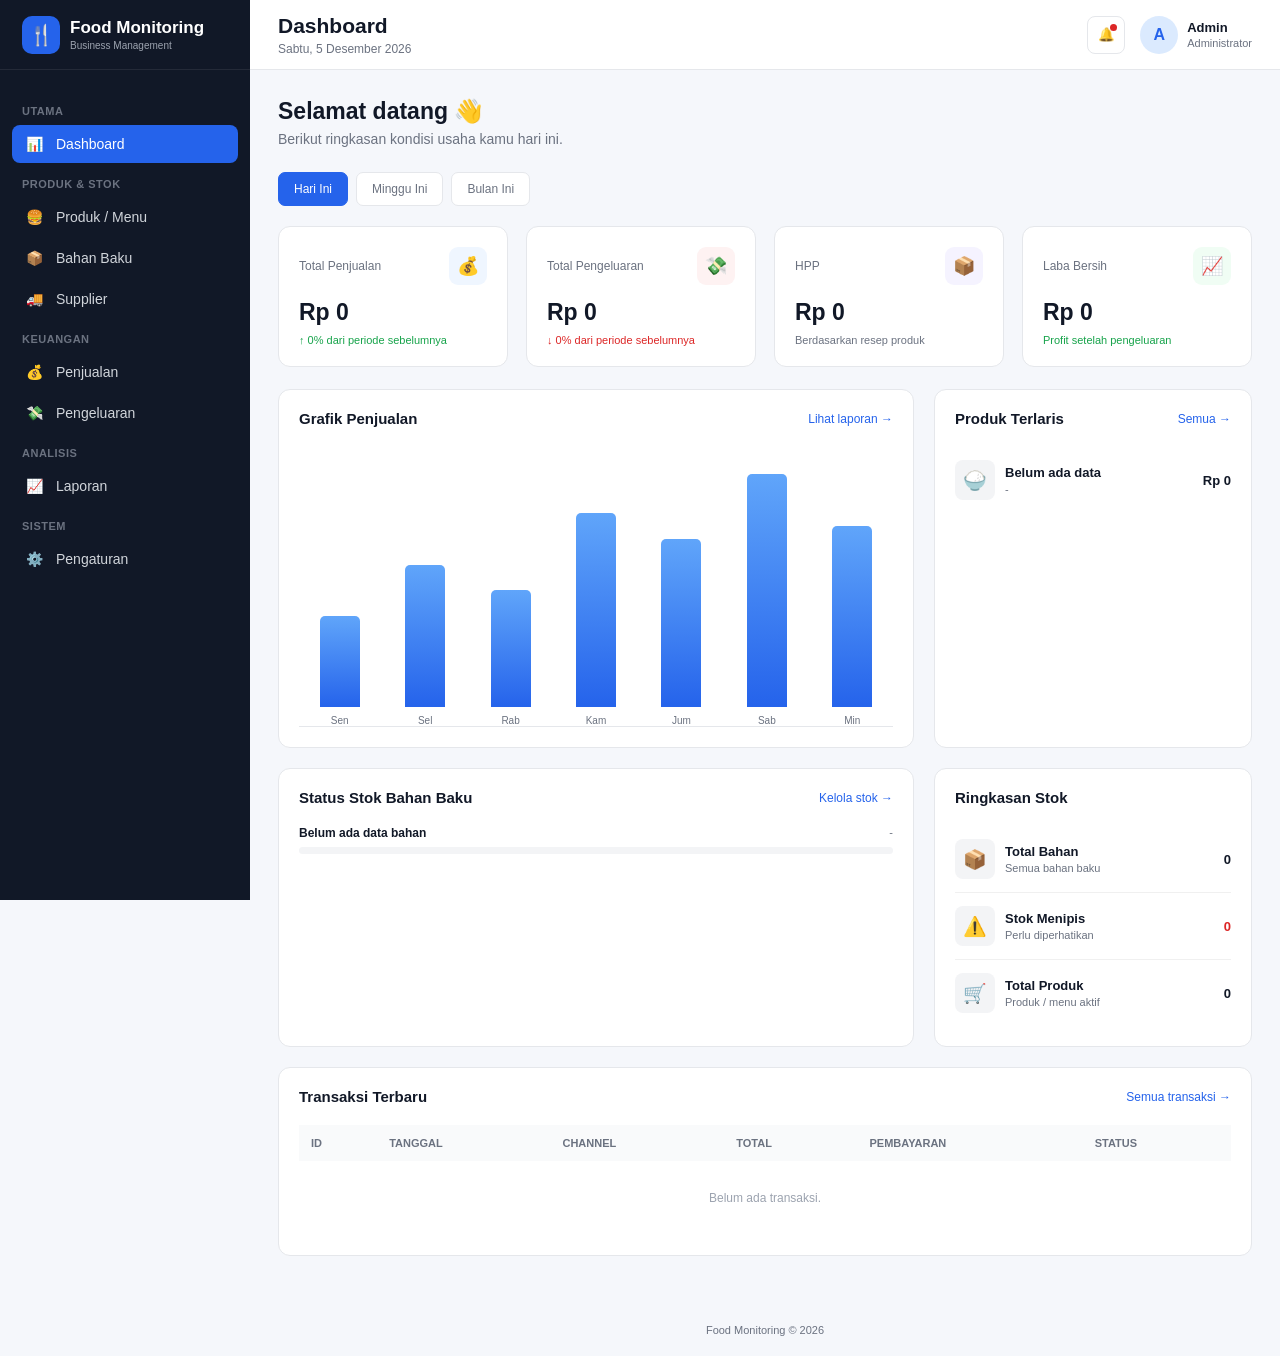
<file: index.html>
<!DOCTYPE html>
<html lang="id">
<head>
    <meta charset="UTF-8">
    <meta name="viewport" content="width=device-width, initial-scale=1.0">

    <title>Food Monitoring - Dashboard</title>

    <style>
        * {
            margin: 0;
            padding: 0;
            box-sizing: border-box;
        }

        :root {
            --primary: #2563eb;
            --primary-dark: #1d4ed8;
            --success: #16a34a;
            --danger: #dc2626;
            --warning: #d97706;
            --purple: #7c3aed;

            --bg: #f5f7fb;
            --card: #ffffff;
            --text: #111827;
            --muted: #6b7280;
            --border: #e5e7eb;

            --sidebar: #111827;
            --sidebar-hover: #1f2937;
        }

        body {
            font-family: Arial, Helvetica, sans-serif;
            background: var(--bg);
            color: var(--text);
        }

        /* =========================
           LAYOUT
        ========================= */

        .app {
            display: flex;
            min-height: 100vh;
        }

        /* =========================
           SIDEBAR
        ========================= */

        .sidebar {
            width: 250px;
            background: var(--sidebar);
            color: white;
            position: fixed;
            top: 0;
            bottom: 0;
            left: 0;
            z-index: 1000;
            overflow-y: auto;
        }

        .logo {
            height: 70px;
            display: flex;
            align-items: center;
            padding: 0 22px;
            border-bottom: 1px solid rgba(255,255,255,.08);
        }

        .logo-icon {
            width: 38px;
            height: 38px;
            background: var(--primary);
            border-radius: 10px;
            display: flex;
            align-items: center;
            justify-content: center;
            font-size: 20px;
            margin-right: 10px;
        }

        .logo-text {
            font-size: 17px;
            font-weight: bold;
        }

        .logo-subtitle {
            font-size: 10px;
            color: #9ca3af;
            margin-top: 2px;
        }

        .menu {
            padding: 20px 12px;
        }

        .menu-title {
            font-size: 11px;
            color: #6b7280;
            text-transform: uppercase;
            margin: 15px 10px 8px;
            font-weight: bold;
            letter-spacing: .5px;
        }

        .menu a {
            display: flex;
            align-items: center;
            gap: 12px;
            text-decoration: none;
            color: #d1d5db;
            padding: 11px 12px;
            border-radius: 8px;
            margin-bottom: 3px;
            font-size: 14px;
            transition: .2s;
        }

        .menu a:hover {
            background: var(--sidebar-hover);
            color: white;
        }

        .menu a.active {
            background: var(--primary);
            color: white;
        }

        .menu-icon {
            width: 20px;
            text-align: center;
        }

        /* =========================
           MAIN
        ========================= */

        .main {
            margin-left: 250px;
            width: calc(100% - 250px);
            min-height: 100vh;
        }

        /* =========================
           TOPBAR
        ========================= */

        .topbar {
            height: 70px;
            background: white;
            border-bottom: 1px solid var(--border);
            display: flex;
            align-items: center;
            justify-content: space-between;
            padding: 0 28px;
            position: sticky;
            top: 0;
            z-index: 500;
        }

        .page-title {
            font-size: 21px;
            font-weight: bold;
        }

        .page-date {
            color: var(--muted);
            font-size: 12px;
            margin-top: 4px;
        }

        .topbar-right {
            display: flex;
            align-items: center;
            gap: 15px;
        }

        .notification {
            width: 38px;
            height: 38px;
            border: 1px solid var(--border);
            border-radius: 8px;
            background: white;
            cursor: pointer;
            position: relative;
        }

        .notification-dot {
            width: 7px;
            height: 7px;
            background: var(--danger);
            border-radius: 50%;
            position: absolute;
            right: 7px;
            top: 7px;
        }

        .profile {
            display: flex;
            align-items: center;
            gap: 9px;
        }

        .avatar {
            width: 38px;
            height: 38px;
            background: #dbeafe;
            color: var(--primary);
            border-radius: 50%;
            display: flex;
            align-items: center;
            justify-content: center;
            font-weight: bold;
        }

        .profile-name {
            font-size: 13px;
            font-weight: bold;
        }

        .profile-role {
            font-size: 11px;
            color: var(--muted);
            margin-top: 2px;
        }

        /* =========================
           CONTENT
        ========================= */

        .content {
            padding: 28px;
        }

        .welcome {
            margin-bottom: 25px;
        }

        .welcome h2 {
            font-size: 23px;
            margin-bottom: 6px;
        }

        .welcome p {
            color: var(--muted);
            font-size: 14px;
        }

        /* =========================
           FILTER
        ========================= */

        .toolbar {
            display: flex;
            justify-content: space-between;
            align-items: center;
            margin-bottom: 20px;
        }

        .filter-group {
            display: flex;
            gap: 8px;
        }

        .filter-btn {
            border: 1px solid var(--border);
            background: white;
            color: var(--muted);
            padding: 9px 15px;
            border-radius: 7px;
            cursor: pointer;
            font-size: 12px;
        }

        .filter-btn:hover,
        .filter-btn.active {
            background: var(--primary);
            border-color: var(--primary);
            color: white;
        }

        /* =========================
           STAT CARDS
        ========================= */

        .stats {
            display: grid;
            grid-template-columns: repeat(4, 1fr);
            gap: 18px;
            margin-bottom: 22px;
        }

        .stat-card {
            background: var(--card);
            border: 1px solid var(--border);
            border-radius: 12px;
            padding: 20px;
        }

        .stat-top {
            display: flex;
            justify-content: space-between;
            align-items: center;
            margin-bottom: 14px;
        }

        .stat-label {
            color: var(--muted);
            font-size: 12px;
        }

        .stat-icon {
            width: 38px;
            height: 38px;
            border-radius: 9px;
            display: flex;
            align-items: center;
            justify-content: center;
            font-size: 18px;
        }

        .blue {
            background: #eff6ff;
        }

        .green {
            background: #f0fdf4;
        }

        .red {
            background: #fef2f2;
        }

        .purple {
            background: #f5f3ff;
        }

        .stat-value {
            font-size: 23px;
            font-weight: bold;
            margin-bottom: 8px;
        }

        .stat-change {
            font-size: 11px;
        }

        .positive {
            color: var(--success);
        }

        .negative {
            color: var(--danger);
        }

        .neutral {
            color: var(--muted);
        }

        /* =========================
           GRID
        ========================= */

        .dashboard-grid {
            display: grid;
            grid-template-columns: 2fr 1fr;
            gap: 20px;
            margin-bottom: 20px;
        }

        .card {
            background: white;
            border: 1px solid var(--border);
            border-radius: 12px;
            padding: 20px;
        }

        .card-header {
            display: flex;
            align-items: center;
            justify-content: space-between;
            margin-bottom: 20px;
        }

        .card-title {
            font-size: 15px;
            font-weight: bold;
        }

        .card-action {
            font-size: 12px;
            color: var(--primary);
            text-decoration: none;
        }

        /* =========================
           CHART
        ========================= */

        .chart {
            height: 280px;
            display: flex;
            align-items: flex-end;
            gap: 14px;
            padding: 20px 5px 0;
            border-bottom: 1px solid var(--border);
        }

        .chart-column {
            flex: 1;
            height: 100%;
            display: flex;
            flex-direction: column;
            justify-content: flex-end;
            align-items: center;
            gap: 8px;
        }

        .bar {
            width: 75%;
            max-width: 40px;
            background: linear-gradient(
                to top,
                var(--primary),
                #60a5fa
            );
            border-radius: 5px 5px 0 0;
            min-height: 5px;
        }

        .chart-label {
            font-size: 10px;
            color: var(--muted);
        }

        /* =========================
           PRODUCT LIST
        ========================= */

        .product-item {
            display: flex;
            justify-content: space-between;
            align-items: center;
            padding: 13px 0;
            border-bottom: 1px solid #f0f0f0;
        }

        .product-item:last-child {
            border-bottom: none;
        }

        .product-info {
            display: flex;
            align-items: center;
            gap: 10px;
        }

        .product-image {
            width: 40px;
            height: 40px;
            background: #f3f4f6;
            border-radius: 8px;
            display: flex;
            align-items: center;
            justify-content: center;
            font-size: 19px;
        }

        .product-name {
            font-size: 13px;
            font-weight: bold;
        }

        .product-qty {
            font-size: 11px;
            color: var(--muted);
            margin-top: 3px;
        }

        .product-sales {
            text-align: right;
            font-size: 13px;
            font-weight: bold;
        }

        /* =========================
           TABLE
        ========================= */

        .table-card {
            margin-bottom: 20px;
        }

        .table-wrapper {
            overflow-x: auto;
        }

        table {
            width: 100%;
            border-collapse: collapse;
        }

        th {
            text-align: left;
            font-size: 11px;
            color: var(--muted);
            background: #f9fafb;
            padding: 12px;
            font-weight: bold;
            white-space: nowrap;
        }

        td {
            padding: 13px 12px;
            border-bottom: 1px solid #f0f0f0;
            font-size: 12px;
            white-space: nowrap;
        }

        tr:last-child td {
            border-bottom: none;
        }

        .status {
            display: inline-block;
            padding: 5px 9px;
            border-radius: 20px;
            font-size: 10px;
            font-weight: bold;
        }

        .status-success {
            background: #dcfce7;
            color: #15803d;
        }

        .status-warning {
            background: #fef3c7;
            color: #b45309;
        }

        .status-danger {
            background: #fee2e2;
            color: #b91c1c;
        }

        /* =========================
           STOCK
        ========================= */

        .stock-item {
            margin-bottom: 18px;
        }

        .stock-head {
            display: flex;
            justify-content: space-between;
            margin-bottom: 7px;
        }

        .stock-name {
            font-size: 12px;
            font-weight: bold;
        }

        .stock-value {
            font-size: 11px;
            color: var(--muted);
        }

        .progress {
            width: 100%;
            height: 7px;
            background: #f3f4f6;
            border-radius: 10px;
            overflow: hidden;
        }

        .progress-bar {
            height: 100%;
            border-radius: 10px;
        }

        .progress-green {
            background: var(--success);
        }

        .progress-yellow {
            background: #f59e0b;
        }

        .progress-red {
            background: var(--danger);
        }

        /* =========================
           FOOTER
        ========================= */

        footer {
            text-align: center;
            color: var(--muted);
            font-size: 11px;
            padding: 20px;
        }

        /* =========================
           MOBILE
        ========================= */

        .mobile-menu {
            display: none;
            border: none;
            background: none;
            font-size: 22px;
            cursor: pointer;
        }

        @media (max-width: 1100px) {

            .stats {
                grid-template-columns: repeat(2, 1fr);
            }

            .dashboard-grid {
                grid-template-columns: 1fr;
            }
        }

        @media (max-width: 768px) {

            .sidebar {
                transform: translateX(-100%);
                transition: .25s;
            }

            .sidebar.show {
                transform: translateX(0);
            }

            .main {
                margin-left: 0;
                width: 100%;
            }

            .mobile-menu {
                display: block;
                margin-right: 10px;
            }

            .topbar {
                padding: 0 15px;
            }

            .content {
                padding: 18px;
            }

            .stats {
                grid-template-columns: 1fr;
            }

            .profile-info {
                display: none;
            }

            .toolbar {
                flex-direction: column;
                align-items: flex-start;
                gap: 12px;
            }

            .filter-group {
                width: 100%;
                overflow-x: auto;
            }

            .filter-btn {
                white-space: nowrap;
            }
        }
    </style>
</head>

<body>

<div class="app">

    <!-- =========================
         SIDEBAR
    ========================== -->

    <aside class="sidebar" id="sidebar">

        <div class="logo">

            <div class="logo-icon">
                🍴
            </div>

            <div>
                <div class="logo-text">
                    Food Monitoring
                </div>

                <div class="logo-subtitle">
                    Business Management
                </div>
            </div>

        </div>

        <nav class="menu">

            <div class="menu-title">
                Utama
            </div>

            <a href="index.html" class="active">
                <span class="menu-icon">📊</span>
                Dashboard
            </a>

            <div class="menu-title">
                Produk & Stok
            </div>

            <a href="products.html">
                <span class="menu-icon">🍔</span>
                Produk / Menu
            </a>

            <a href="ingredients.html">
                <span class="menu-icon">📦</span>
                Bahan Baku
            </a>

            <a href="suppliers.html">
                <span class="menu-icon">🚚</span>
                Supplier
            </a>

            <div class="menu-title">
                Keuangan
            </div>

            <a href="sales.html">
                <span class="menu-icon">💰</span>
                Penjualan
            </a>

            <a href="expenses.html">
                <span class="menu-icon">💸</span>
                Pengeluaran
            </a>

            <div class="menu-title">
                Analisis
            </div>

            <a href="reports.html">
                <span class="menu-icon">📈</span>
                Laporan
            </a>

            <div class="menu-title">
                Sistem
            </div>

            <a href="settings.html">
                <span class="menu-icon">⚙️</span>
                Pengaturan
            </a>

        </nav>

    </aside>


    <!-- =========================
         MAIN
    ========================== -->

    <main class="main">

        <!-- TOPBAR -->

        <header class="topbar">

            <div style="display:flex;align-items:center;">

                <button
                    class="mobile-menu"
                    onclick="toggleSidebar()"
                >
                    ☰
                </button>

                <div>

                    <div class="page-title">
                        Dashboard
                    </div>

                    <div
                        class="page-date"
                        id="currentDate"
                    >
                        Memuat tanggal...
                    </div>

                </div>

            </div>


            <div class="topbar-right">

                <button
                    class="notification"
                    title="Notifikasi"
                >
                    🔔
                    <span class="notification-dot"></span>
                </button>

                <div class="profile">

                    <div class="avatar">
                        A
                    </div>

                    <div class="profile-info">

                        <div class="profile-name">
                            Admin
                        </div>

                        <div class="profile-role">
                            Administrator
                        </div>

                    </div>

                </div>

            </div>

        </header>


        <!-- CONTENT -->

        <section class="content">

            <!-- WELCOME -->

            <div class="welcome">

                <h2>
                    Selamat datang 👋
                </h2>

                <p>
                    Berikut ringkasan kondisi usaha kamu hari ini.
                </p>

            </div>


            <!-- TOOLBAR -->

            <div class="toolbar">

                <div class="filter-group">

                    <button
                        class="filter-btn active"
                        onclick="changePeriod('today', this)"
                    >
                        Hari Ini
                    </button>

                    <button
                        class="filter-btn"
                        onclick="changePeriod('week', this)"
                    >
                        Minggu Ini
                    </button>

                    <button
                        class="filter-btn"
                        onclick="changePeriod('month', this)"
                    >
                        Bulan Ini
                    </button>

                </div>

            </div>


            <!-- STATISTICS -->

            <div class="stats">

                <!-- OMZET -->

                <div class="stat-card">

                    <div class="stat-top">

                        <span class="stat-label">
                            Total Penjualan
                        </span>

                        <div class="stat-icon blue">
                            💰
                        </div>

                    </div>

                    <div
                        class="stat-value"
                        id="totalSales"
                    >
                        Rp 0
                    </div>

                    <div class="stat-change positive">
                        ↑ 0% dari periode sebelumnya
                    </div>

                </div>


                <!-- EXPENSE -->

                <div class="stat-card">

                    <div class="stat-top">

                        <span class="stat-label">
                            Total Pengeluaran
                        </span>

                        <div class="stat-icon red">
                            💸
                        </div>

                    </div>

                    <div
                        class="stat-value"
                        id="totalExpenses"
                    >
                        Rp 0
                    </div>

                    <div class="stat-change negative">
                        ↓ 0% dari periode sebelumnya
                    </div>

                </div>


                <!-- HPP -->

                <div class="stat-card">

                    <div class="stat-top">

                        <span class="stat-label">
                            HPP
                        </span>

                        <div class="stat-icon purple">
                            📦
                        </div>

                    </div>

                    <div
                        class="stat-value"
                        id="totalHpp"
                    >
                        Rp 0
                    </div>

                    <div class="stat-change neutral">
                        Berdasarkan resep produk
                    </div>

                </div>


                <!-- PROFIT -->

                <div class="stat-card">

                    <div class="stat-top">

                        <span class="stat-label">
                            Laba Bersih
                        </span>

                        <div class="stat-icon green">
                            📈
                        </div>

                    </div>

                    <div
                        class="stat-value"
                        id="netProfit"
                    >
                        Rp 0
                    </div>

                    <div class="stat-change positive">
                        Profit setelah pengeluaran
                    </div>

                </div>

            </div>


            <!-- CHART + TOP PRODUCTS -->

            <div class="dashboard-grid">

                <!-- SALES CHART -->

                <div class="card">

                    <div class="card-header">

                        <div class="card-title">
                            Grafik Penjualan
                        </div>

                        <a
                            href="reports.html"
                            class="card-action"
                        >
                            Lihat laporan →
                        </a>

                    </div>


                    <div
                        class="chart"
                        id="salesChart"
                    >

                        <div class="chart-column">
                            <div
                                class="bar"
                                style="height:35%"
                            ></div>
                            <span class="chart-label">Sen</span>
                        </div>

                        <div class="chart-column">
                            <div
                                class="bar"
                                style="height:55%"
                            ></div>
                            <span class="chart-label">Sel</span>
                        </div>

                        <div class="chart-column">
                            <div
                                class="bar"
                                style="height:45%"
                            ></div>
                            <span class="chart-label">Rab</span>
                        </div>

                        <div class="chart-column">
                            <div
                                class="bar"
                                style="height:75%"
                            ></div>
                            <span class="chart-label">Kam</span>
                        </div>

                        <div class="chart-column">
                            <div
                                class="bar"
                                style="height:65%"
                            ></div>
                            <span class="chart-label">Jum</span>
                        </div>

                        <div class="chart-column">
                            <div
                                class="bar"
                                style="height:90%"
                            ></div>
                            <span class="chart-label">Sab</span>
                        </div>

                        <div class="chart-column">
                            <div
                                class="bar"
                                style="height:70%"
                            ></div>
                            <span class="chart-label">Min</span>
                        </div>

                    </div>

                </div>


                <!-- TOP PRODUCTS -->

                <div class="card">

                    <div class="card-header">

                        <div class="card-title">
                            Produk Terlaris
                        </div>

                        <a
                            href="products.html"
                            class="card-action"
                        >
                            Semua →
                        </a>

                    </div>


                    <div id="topProducts">

                        <div class="product-item">

                            <div class="product-info">

                                <div class="product-image">
                                    🍚
                                </div>

                                <div>

                                    <div class="product-name">
                                        Belum ada data
                                    </div>

                                    <div class="product-qty">
                                        -
                                    </div>

                                </div>

                            </div>

                            <div class="product-sales">
                                Rp 0
                            </div>

                        </div>

                    </div>

                </div>

            </div>


            <!-- STOCK + TRANSACTIONS -->

            <div class="dashboard-grid">

                <!-- STOCK -->

                <div class="card">

                    <div class="card-header">

                        <div class="card-title">
                            Status Stok Bahan Baku
                        </div>

                        <a
                            href="ingredients.html"
                            class="card-action"
                        >
                            Kelola stok →
                        </a>

                    </div>


                    <div id="stockList">

                        <div class="stock-item">

                            <div class="stock-head">

                                <span class="stock-name">
                                    Belum ada data bahan
                                </span>

                                <span class="stock-value">
                                    -
                                </span>

                            </div>

                            <div class="progress">

                                <div
                                    class="progress-bar progress-green"
                                    style="width:0%"
                                ></div>

                            </div>

                        </div>

                    </div>

                </div>


                <!-- QUICK INFO -->

                <div class="card">

                    <div class="card-header">

                        <div class="card-title">
                            Ringkasan Stok
                        </div>

                    </div>


                    <div class="product-item">

                        <div class="product-info">

                            <div class="product-image">
                                📦
                            </div>

                            <div>

                                <div class="product-name">
                                    Total Bahan
                                </div>

                                <div class="product-qty">
                                    Semua bahan baku
                                </div>

                            </div>

                        </div>

                        <div
                            class="product-sales"
                            id="totalIngredients"
                        >
                            0
                        </div>

                    </div>


                    <div class="product-item">

                        <div class="product-info">

                            <div class="product-image">
                                ⚠️
                            </div>

                            <div>

                                <div class="product-name">
                                    Stok Menipis
                                </div>

                                <div class="product-qty">
                                    Perlu diperhatikan
                                </div>

                            </div>

                        </div>

                        <div
                            class="product-sales"
                            id="lowStock"
                            style="color:#dc2626;"
                        >
                            0
                        </div>

                    </div>


                    <div class="product-item">

                        <div class="product-info">

                            <div class="product-image">
                                🛒
                            </div>

                            <div>

                                <div class="product-name">
                                    Total Produk
                                </div>

                                <div class="product-qty">
                                    Produk / menu aktif
                                </div>

                            </div>

                        </div>

                        <div
                            class="product-sales"
                            id="totalProducts"
                        >
                            0
                        </div>

                    </div>

                </div>

            </div>


            <!-- TRANSACTIONS -->

            <div class="card table-card">

                <div class="card-header">

                    <div class="card-title">
                        Transaksi Terbaru
                    </div>

                    <a
                        href="sales.html"
                        class="card-action"
                    >
                        Semua transaksi →
                    </a>

                </div>


                <div class="table-wrapper">

                    <table>

                        <thead>

                            <tr>

                                <th>
                                    ID
                                </th>

                                <th>
                                    TANGGAL
                                </th>

                                <th>
                                    CHANNEL
                                </th>

                                <th>
                                    TOTAL
                                </th>

                                <th>
                                    PEMBAYARAN
                                </th>

                                <th>
                                    STATUS
                                </th>

                            </tr>

                        </thead>

                        <tbody id="recentTransactions">

                            <tr>

                                <td colspan="6"
                                    style="text-align:center;color:#9ca3af;padding:30px;"
                                >
                                    Belum ada transaksi.
                                </td>

                            </tr>

                        </tbody>

                    </table>

                </div>

            </div>

        </section>


        <footer>
            Food Monitoring © 2026
        </footer>

    </main>

</div>


<script>

    /* =========================
       FORMAT RUPIAH
    ========================== */

    function formatRupiah(value) {

        value = Number(value) || 0;

        return new Intl.NumberFormat(
            'id-ID',
            {
                style: 'currency',
                currency: 'IDR',
                maximumFractionDigits: 0
            }
        ).format(value);

    }


    /* =========================
       DATE
    ========================== */

    function updateDate() {

        const now = new Date();

        const date = now.toLocaleDateString(
            'id-ID',
            {
                weekday: 'long',
                year: 'numeric',
                month: 'long',
                day: 'numeric'
            }
        );

        document.getElementById(
            'currentDate'
        ).textContent = date;

    }


    /* =========================
       PERIOD FILTER
    ========================== */

    function changePeriod(period, button) {

        document
            .querySelectorAll('.filter-btn')
            .forEach(btn => {
                btn.classList.remove('active');
            });

        button.classList.add('active');

        console.log(
            'Period:',
            period
        );

        /*
            Nanti di sini kita panggil:

            GET /api/dashboard?period=today
            GET /api/dashboard?period=week
            GET /api/dashboard?period=month

            dari server.js
        */

        loadDashboard(period);

    }


    /* =========================
       DASHBOARD API
    ========================== */

    async function loadDashboard(period = 'today') {

        /*
            Untuk sementara menggunakan data kosong.

            Setelah server.js selesai,
            bagian ini akan diganti menjadi:

            const response = await fetch(
                `/api/dashboard?period=${period}`
            );

            const data = await response.json();

            updateDashboard(data);
        */

        console.log(
            'Loading dashboard:',
            period
        );

    }


    /* =========================
       UPDATE DASHBOARD
    ========================== */

    function updateDashboard(data) {

        if (!data) return;


        document.getElementById(
            'totalSales'
        ).textContent =
            formatRupiah(data.totalSales);


        document.getElementById(
            'totalExpenses'
        ).textContent =
            formatRupiah(data.totalExpenses);


        document.getElementById(
            'totalHpp'
        ).textContent =
            formatRupiah(data.totalHpp);


        document.getElementById(
            'netProfit'
        ).textContent =
            formatRupiah(data.netProfit);


        document.getElementById(
            'totalIngredients'
        ).textContent =
            data.totalIngredients || 0;


        document.getElementById(
            'lowStock'
        ).textContent =
            data.lowStock || 0;


        document.getElementById(
            'totalProducts'
        ).textContent =
            data.totalProducts || 0;


        /*
            Produk terlaris,
            stok,
            transaksi terbaru
            nanti juga di-render dari data API.
        */

    }


    /* =========================
       MOBILE SIDEBAR
    ========================== */

    function toggleSidebar() {

        document
            .getElementById('sidebar')
            .classList
            .toggle('show');

    }


    /* =========================
       INITIALIZE
    ========================== */

    document.addEventListener(
        'DOMContentLoaded',
        function () {

            updateDate();

            loadDashboard('today');

        }
    );

</script>

</body>
</html>
</file>
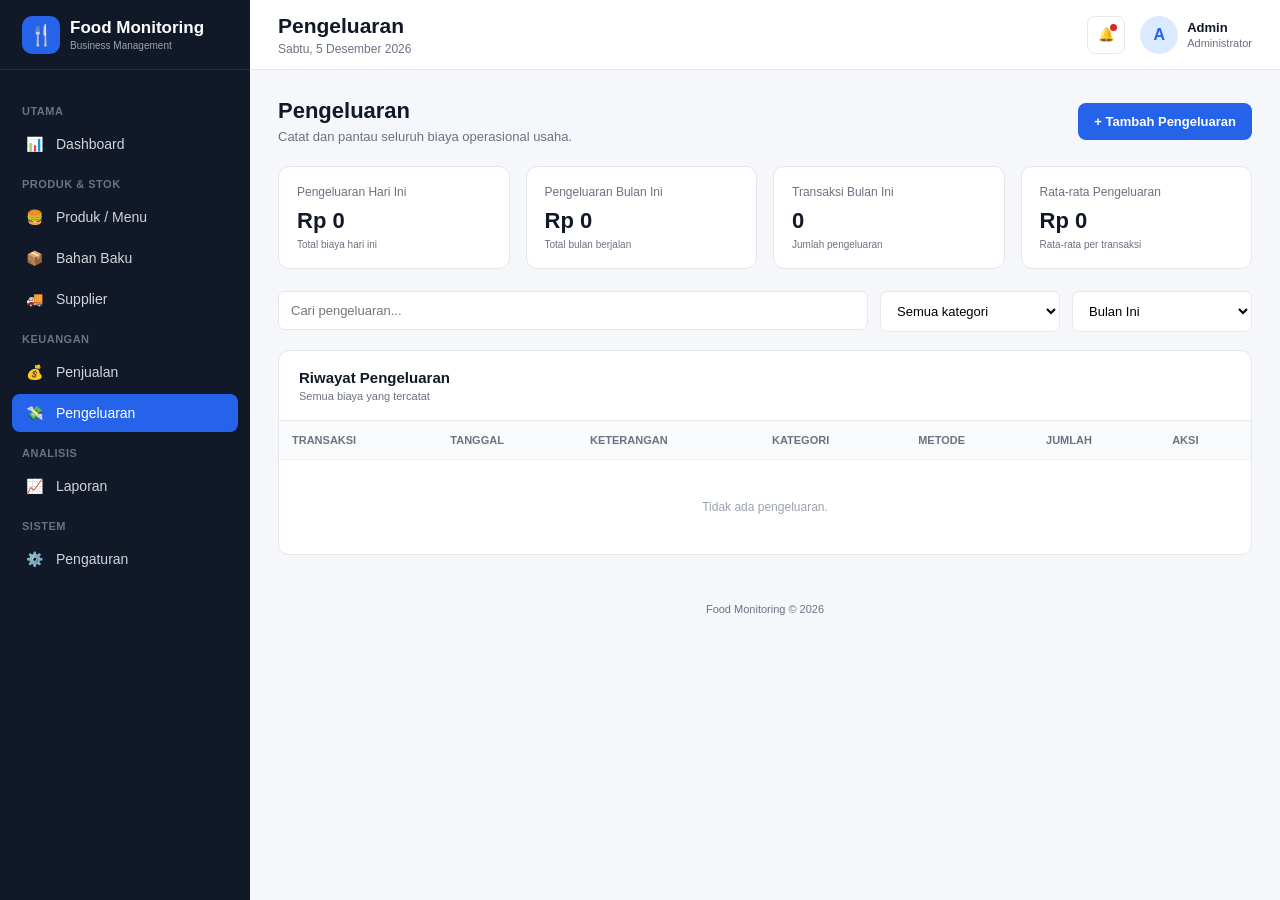
<file: expenses.html>
<!DOCTYPE html>
<html lang="id">
<head>
    <meta charset="UTF-8">
    <meta name="viewport" content="width=device-width, initial-scale=1.0">

    <title>Food Monitoring - Pengeluaran</title>

    <style>
        * {
            margin: 0;
            padding: 0;
            box-sizing: border-box;
        }

        :root {
            --primary: #2563eb;
            --primary-dark: #1d4ed8;
            --success: #16a34a;
            --danger: #dc2626;
            --warning: #d97706;

            --bg: #f5f7fb;
            --card: #ffffff;
            --text: #111827;
            --muted: #6b7280;
            --border: #e5e7eb;

            --sidebar: #111827;
            --sidebar-hover: #1f2937;
        }

        body {
            font-family: Arial, Helvetica, sans-serif;
            background: var(--bg);
            color: var(--text);
        }

        .app {
            display: flex;
            min-height: 100vh;
        }

        /* =========================
           SIDEBAR
        ========================= */

        .sidebar {
            width: 250px;
            background: var(--sidebar);
            color: white;

            position: fixed;
            top: 0;
            bottom: 0;
            left: 0;

            z-index: 1000;
            overflow-y: auto;
        }

        .logo {
            height: 70px;

            display: flex;
            align-items: center;

            padding: 0 22px;

            border-bottom:
                1px solid rgba(255,255,255,.08);
        }

        .logo-icon {
            width: 38px;
            height: 38px;

            background: var(--primary);

            border-radius: 10px;

            display: flex;
            align-items: center;
            justify-content: center;

            font-size: 20px;

            margin-right: 10px;
        }

        .logo-text {
            font-size: 17px;
            font-weight: bold;
        }

        .logo-subtitle {
            font-size: 10px;
            color: #9ca3af;
            margin-top: 2px;
        }

        .menu {
            padding: 20px 12px;
        }

        .menu-title {
            font-size: 11px;
            color: #6b7280;

            text-transform: uppercase;

            margin:
                15px 10px 8px;

            font-weight: bold;

            letter-spacing: .5px;
        }

        .menu a {
            display: flex;
            align-items: center;

            gap: 12px;

            text-decoration: none;

            color: #d1d5db;

            padding: 11px 12px;

            border-radius: 8px;

            margin-bottom: 3px;

            font-size: 14px;

            transition: .2s;
        }

        .menu a:hover {
            background: var(--sidebar-hover);
            color: white;
        }

        .menu a.active {
            background: var(--primary);
            color: white;
        }

        .menu-icon {
            width: 20px;
            text-align: center;
        }

        /* =========================
           MAIN
        ========================= */

        .main {
            margin-left: 250px;

            width:
                calc(100% - 250px);

            min-height: 100vh;
        }

        /* =========================
           TOPBAR
        ========================= */

        .topbar {
            height: 70px;

            background: white;

            border-bottom:
                1px solid var(--border);

            display: flex;
            align-items: center;
            justify-content: space-between;

            padding: 0 28px;

            position: sticky;
            top: 0;

            z-index: 500;
        }

        .page-title {
            font-size: 21px;
            font-weight: bold;
        }

        .page-date {
            color: var(--muted);
            font-size: 12px;
            margin-top: 4px;
        }

        .topbar-right {
            display: flex;
            align-items: center;
            gap: 15px;
        }

        .notification {
            width: 38px;
            height: 38px;

            border:
                1px solid var(--border);

            border-radius: 8px;

            background: white;

            cursor: pointer;

            position: relative;
        }

        .notification-dot {
            width: 7px;
            height: 7px;

            background: var(--danger);

            border-radius: 50%;

            position: absolute;

            right: 7px;
            top: 7px;
        }

        .profile {
            display: flex;
            align-items: center;
            gap: 9px;
        }

        .avatar {
            width: 38px;
            height: 38px;

            background: #dbeafe;

            color: var(--primary);

            border-radius: 50%;

            display: flex;
            align-items: center;
            justify-content: center;

            font-weight: bold;
        }

        .profile-name {
            font-size: 13px;
            font-weight: bold;
        }

        .profile-role {
            font-size: 11px;
            color: var(--muted);
            margin-top: 2px;
        }

        /* =========================
           CONTENT
        ========================= */

        .content {
            padding: 28px;
        }

        .page-heading {
            display: flex;
            justify-content: space-between;
            align-items: center;

            margin-bottom: 22px;
        }

        .page-heading h2 {
            font-size: 22px;
            margin-bottom: 5px;
        }

        .page-heading p {
            font-size: 13px;
            color: var(--muted);
        }

        /* =========================
           BUTTON
        ========================= */

        .btn {
            border: none;

            border-radius: 8px;

            padding:
                11px 16px;

            cursor: pointer;

            font-size: 13px;

            font-weight: bold;
        }

        .btn-primary {
            background: var(--primary);
            color: white;
        }

        .btn-primary:hover {
            background: var(--primary-dark);
        }

        .btn-secondary {
            background: #f3f4f6;
            color: #374151;
        }

        .btn-danger {
            background: #fee2e2;
            color: #b91c1c;
        }

        /* =========================
           STATS
        ========================= */

        .stats {
            display: grid;

            grid-template-columns:
                repeat(4, 1fr);

            gap: 16px;

            margin-bottom: 22px;
        }

        .stat-card {
            background: white;

            border:
                1px solid var(--border);

            border-radius: 11px;

            padding: 18px;
        }

        .stat-label {
            font-size: 12px;
            color: var(--muted);
        }

        .stat-value {
            font-size: 22px;

            font-weight: bold;

            margin-top: 9px;
        }

        .stat-description {
            color: var(--muted);
            font-size: 10px;
            margin-top: 5px;
        }

        /* =========================
           CARD
        ========================= */

        .card {
            background: white;

            border:
                1px solid var(--border);

            border-radius: 11px;

            overflow: hidden;
        }

        .card-header {
            padding: 18px 20px;

            border-bottom:
                1px solid var(--border);

            display: flex;

            justify-content: space-between;

            align-items: center;
        }

        .card-title {
            font-size: 15px;
            font-weight: bold;
        }

        .card-subtitle {
            font-size: 11px;
            color: var(--muted);
            margin-top: 4px;
        }

        /* =========================
           TOOLBAR
        ========================= */

        .toolbar {
            display: flex;

            justify-content:
                space-between;

            gap: 12px;

            margin-bottom: 18px;
        }

        .search {
            flex: 1;
        }

        .search input,
        .toolbar select {
            width: 100%;

            padding:
                11px 12px;

            border:
                1px solid var(--border);

            border-radius: 7px;

            background: white;

            outline: none;

            font-size: 13px;
        }

        .toolbar select {
            width: 180px;
        }

        /* =========================
           TABLE
        ========================= */

        .table-wrapper {
            overflow-x: auto;
        }

        table {
            width: 100%;
            border-collapse: collapse;
        }

        th {
            background: #f9fafb;

            color: var(--muted);

            font-size: 11px;

            text-align: left;

            padding: 13px;

            white-space: nowrap;
        }

        td {
            padding: 14px 13px;

            border-top:
                1px solid #f0f0f0;

            font-size: 12px;

            white-space: nowrap;
        }

        .expense-name {
            font-weight: bold;
            font-size: 13px;
        }

        .expense-code {
            color: var(--muted);
            font-size: 10px;
            margin-top: 3px;
        }

        .badge {
            display: inline-block;

            padding:
                5px 9px;

            border-radius: 20px;

            font-size: 10px;

            font-weight: bold;
        }

        .badge-green {
            background: #dcfce7;
            color: #15803d;
        }

        .badge-yellow {
            background: #fef3c7;
            color: #b45309;
        }

        .badge-red {
            background: #fee2e2;
            color: #b91c1c;
        }

        .badge-blue {
            background: #dbeafe;
            color: #1d4ed8;
        }

        .badge-gray {
            background: #f3f4f6;
            color: #4b5563;
        }

        .action-buttons {
            display: flex;
            gap: 5px;
        }

        .action-btn {
            width: 31px;
            height: 31px;

            border: none;

            border-radius: 6px;

            cursor: pointer;

            background: #f3f4f6;
        }

        .action-btn:hover {
            background: #e5e7eb;
        }

        /* =========================
           MODAL
        ========================= */

        .modal-overlay {
            display: none;

            position: fixed;

            inset: 0;

            background:
                rgba(0,0,0,.5);

            z-index: 2000;

            align-items: center;
            justify-content: center;

            padding: 20px;
        }

        .modal-overlay.show {
            display: flex;
        }

        .modal {
            background: white;

            width: 100%;

            max-width: 650px;

            max-height: 92vh;

            overflow-y: auto;

            border-radius: 13px;

            box-shadow:
                0 20px 50px
                rgba(0,0,0,.2);
        }

        .modal-header {
            padding: 20px;

            border-bottom:
                1px solid var(--border);

            display: flex;

            justify-content:
                space-between;

            align-items: center;
        }

        .modal-title {
            font-size: 17px;
            font-weight: bold;
        }

        .close {
            border: none;

            background: none;

            font-size: 22px;

            cursor: pointer;

            color: var(--muted);
        }

        .modal-body {
            padding: 20px;
        }

        .modal-footer {
            padding:
                16px 20px;

            border-top:
                1px solid var(--border);

            display: flex;

            justify-content:
                flex-end;

            gap: 8px;
        }

        /* =========================
           FORM
        ========================= */

        .form-grid {
            display: grid;

            grid-template-columns:
                repeat(2, 1fr);

            gap: 16px;
        }

        .form-group.full {
            grid-column:
                1 / -1;
        }

        .form-label {
            display: block;

            font-size: 12px;

            font-weight: bold;

            margin-bottom: 7px;
        }

        .required {
            color: var(--danger);
        }

        .form-control {
            width: 100%;

            padding:
                10px 12px;

            border:
                1px solid var(--border);

            border-radius: 7px;

            outline: none;

            font-size: 13px;

            background: white;
        }

        .form-control:focus {
            border-color:
                var(--primary);
        }

        .form-help {
            font-size: 10px;
            color: var(--muted);
            margin-top: 5px;
        }

        /* =========================
           DETAIL
        ========================= */

        .detail-grid {
            display: grid;

            grid-template-columns:
                repeat(2, 1fr);

            gap: 12px;

            margin-bottom: 20px;
        }

        .detail-box {
            background: #f9fafb;

            border-radius: 8px;

            padding: 13px;
        }

        .detail-label {
            color: var(--muted);

            font-size: 10px;

            margin-bottom: 5px;
        }

        .detail-value {
            font-size: 13px;
            font-weight: bold;
        }

        /* =========================
           MOBILE
        ========================= */

        .mobile-menu {
            display: none;

            border: none;

            background: none;

            font-size: 22px;

            cursor: pointer;
        }

        @media (max-width: 1050px) {

            .stats {
                grid-template-columns:
                    repeat(2, 1fr);
            }

        }

        @media (max-width: 768px) {

            .sidebar {
                transform:
                    translateX(-100%);

                transition: .25s;
            }

            .sidebar.show {
                transform:
                    translateX(0);
            }

            .main {
                margin-left: 0;

                width: 100%;
            }

            .mobile-menu {
                display: block;

                margin-right: 10px;
            }

            .content {
                padding: 18px;
            }

            .topbar {
                padding: 0 15px;
            }

            .profile-info {
                display: none;
            }

            .page-heading {
                flex-direction: column;

                align-items:
                    flex-start;

                gap: 12px;
            }

            .toolbar {
                flex-direction:
                    column;
            }

            .toolbar select {
                width: 100%;
            }

            .stats {
                grid-template-columns: 1fr;
            }

            .form-grid {
                grid-template-columns: 1fr;
            }

            .form-group.full {
                grid-column: auto;
            }

            .detail-grid {
                grid-template-columns: 1fr;
            }
        }
    </style>
</head>

<body>

<div class="app">

    <!-- =================================================
         SIDEBAR
    ================================================== -->

    <aside
        class="sidebar"
        id="sidebar"
    >

        <div class="logo">

            <div class="logo-icon">
                🍴
            </div>

            <div>

                <div class="logo-text">
                    Food Monitoring
                </div>

                <div class="logo-subtitle">
                    Business Management
                </div>

            </div>

        </div>


        <nav class="menu">

            <div class="menu-title">
                Utama
            </div>

            <a href="index.html">
                <span class="menu-icon">📊</span>
                Dashboard
            </a>


            <div class="menu-title">
                Produk & Stok
            </div>

            <a href="products.html">
                <span class="menu-icon">🍔</span>
                Produk / Menu
            </a>

            <a href="ingredients.html">
                <span class="menu-icon">📦</span>
                Bahan Baku
            </a>

            <a href="suppliers.html">
                <span class="menu-icon">🚚</span>
                Supplier
            </a>


            <div class="menu-title">
                Keuangan
            </div>

            <a href="sales.html">
                <span class="menu-icon">💰</span>
                Penjualan
            </a>

            <a
                href="expenses.html"
                class="active"
            >
                <span class="menu-icon">💸</span>
                Pengeluaran
            </a>


            <div class="menu-title">
                Analisis
            </div>

            <a href="reports.html">
                <span class="menu-icon">📈</span>
                Laporan
            </a>


            <div class="menu-title">
                Sistem
            </div>

            <a href="settings.html">
                <span class="menu-icon">⚙️</span>
                Pengaturan
            </a>

        </nav>

    </aside>


    <!-- =================================================
         MAIN
    ================================================== -->

    <main class="main">

        <header class="topbar">

            <div
                style="
                    display:flex;
                    align-items:center;
                "
            >

                <button
                    class="mobile-menu"
                    onclick="toggleSidebar()"
                >
                    ☰
                </button>

                <div>

                    <div class="page-title">
                        Pengeluaran
                    </div>

                    <div
                        class="page-date"
                        id="currentDate"
                    >
                        Memuat tanggal...
                    </div>

                </div>

            </div>


            <div class="topbar-right">

                <button class="notification">
                    🔔
                    <span class="notification-dot"></span>
                </button>


                <div class="profile">

                    <div class="avatar">
                        A
                    </div>

                    <div class="profile-info">

                        <div class="profile-name">
                            Admin
                        </div>

                        <div class="profile-role">
                            Administrator
                        </div>

                    </div>

                </div>

            </div>

        </header>


        <!-- =================================================
             CONTENT
        ================================================== -->

        <section class="content">

            <div class="page-heading">

                <div>

                    <h2>
                        Pengeluaran
                    </h2>

                    <p>
                        Catat dan pantau seluruh biaya operasional usaha.
                    </p>

                </div>


                <button
                    class="btn btn-primary"
                    onclick="openExpenseModal()"
                >
                    + Tambah Pengeluaran
                </button>

            </div>


            <!-- =================================================
                 STATISTICS
            ================================================== -->

            <div class="stats">

                <div class="stat-card">

                    <div class="stat-label">
                        Pengeluaran Hari Ini
                    </div>

                    <div
                        class="stat-value"
                        id="todayExpense"
                    >
                        Rp0
                    </div>

                    <div class="stat-description">
                        Total biaya hari ini
                    </div>

                </div>


                <div class="stat-card">

                    <div class="stat-label">
                        Pengeluaran Bulan Ini
                    </div>

                    <div
                        class="stat-value"
                        id="monthExpense"
                    >
                        Rp0
                    </div>

                    <div class="stat-description">
                        Total bulan berjalan
                    </div>

                </div>


                <div class="stat-card">

                    <div class="stat-label">
                        Transaksi Bulan Ini
                    </div>

                    <div
                        class="stat-value"
                        id="monthTransactions"
                    >
                        0
                    </div>

                    <div class="stat-description">
                        Jumlah pengeluaran
                    </div>

                </div>


                <div class="stat-card">

                    <div class="stat-label">
                        Rata-rata Pengeluaran
                    </div>

                    <div
                        class="stat-value"
                        id="averageExpense"
                    >
                        Rp0
                    </div>

                    <div class="stat-description">
                        Rata-rata per transaksi
                    </div>

                </div>

            </div>


            <!-- =================================================
                 TOOLBAR
            ================================================== -->

            <div class="toolbar">

                <div class="search">

                    <input
                        type="text"
                        id="searchInput"
                        placeholder="Cari pengeluaran..."
                        oninput="filterExpenses()"
                    >

                </div>


                <select
                    id="categoryFilter"
                    onchange="filterExpenses()"
                >

                    <option value="">
                        Semua kategori
                    </option>

                    <option value="raw_material">
                        Bahan Baku
                    </option>

                    <option value="packaging">
                        Kemasan
                    </option>

                    <option value="salary">
                        Gaji
                    </option>

                    <option value="electricity">
                        Listrik
                    </option>

                    <option value="water">
                        Air
                    </option>

                    <option value="gas">
                        Gas
                    </option>

                    <option value="rent">
                        Sewa
                    </option>

                    <option value="delivery">
                        Transport / Ongkir
                    </option>

                    <option value="marketing">
                        Marketing
                    </option>

                    <option value="equipment">
                        Peralatan
                    </option>

                    <option value="maintenance">
                        Maintenance
                    </option>

                    <option value="tax">
                        Pajak
                    </option>

                    <option value="other">
                        Lainnya
                    </option>

                </select>


                <select
                    id="dateFilter"
                    onchange="filterExpenses()"
                >

                    <option value="month">
                        Bulan Ini
                    </option>

                    <option value="today">
                        Hari Ini
                    </option>

                    <option value="week">
                        7 Hari
                    </option>

                    <option value="all">
                        Semua
                    </option>

                </select>

            </div>


            <!-- =================================================
                 TABLE
            ================================================== -->

            <div class="card">

                <div class="card-header">

                    <div>

                        <div class="card-title">
                            Riwayat Pengeluaran
                        </div>

                        <div class="card-subtitle">
                            Semua biaya yang tercatat
                        </div>

                    </div>

                </div>


                <div class="table-wrapper">

                    <table>

                        <thead>

                            <tr>

                                <th>
                                    TRANSAKSI
                                </th>

                                <th>
                                    TANGGAL
                                </th>

                                <th>
                                    KETERANGAN
                                </th>

                                <th>
                                    KATEGORI
                                </th>

                                <th>
                                    METODE
                                </th>

                                <th>
                                    JUMLAH
                                </th>

                                <th>
                                    AKSI
                                </th>

                            </tr>

                        </thead>


                        <tbody id="expenseTable">

                            <tr>

                                <td
                                    colspan="7"
                                    style="
                                        text-align:center;
                                        padding:40px;
                                        color:#9ca3af;
                                    "
                                >

                                    Belum ada pengeluaran.

                                    <br><br>

                                    Klik
                                    <b>
                                        + Tambah Pengeluaran
                                    </b>
                                    untuk mencatat biaya.

                                </td>

                            </tr>

                        </tbody>

                    </table>

                </div>

            </div>

        </section>


        <footer
            style="
                text-align:center;
                color:#6b7280;
                font-size:11px;
                padding:20px;
            "
        >
            Food Monitoring © 2026
        </footer>

    </main>

</div>


<!-- =========================================================
     MODAL TAMBAH PENGELUARAN
========================================================= -->

<div
    class="modal-overlay"
    id="expenseModal"
>

    <div class="modal">

        <div class="modal-header">

            <div class="modal-title">
                Tambah Pengeluaran
            </div>

            <button
                class="close"
                onclick="closeExpenseModal()"
            >
                ×
            </button>

        </div>


        <div class="modal-body">

            <div class="form-grid">

                <!-- TANGGAL -->

                <div class="form-group">

                    <label class="form-label">

                        Tanggal & Waktu
                        <span class="required">*</span>

                    </label>

                    <input
                        type="datetime-local"
                        id="expenseDate"
                        class="form-control"
                    >

                </div>


                <!-- CATEGORY -->

                <div class="form-group">

                    <label class="form-label">

                        Kategori
                        <span class="required">*</span>

                    </label>

                    <select
                        id="expenseCategory"
                        class="form-control"
                    >

                        <option value="">
                            Pilih kategori...
                        </option>

                        <option value="raw_material">
                            Bahan Baku
                        </option>

                        <option value="packaging">
                            Kemasan
                        </option>

                        <option value="salary">
                            Gaji
                        </option>

                        <option value="electricity">
                            Listrik
                        </option>

                        <option value="water">
                            Air
                        </option>

                        <option value="gas">
                            Gas
                        </option>

                        <option value="rent">
                            Sewa
                        </option>

                        <option value="delivery">
                            Transport / Ongkir
                        </option>

                        <option value="marketing">
                            Marketing
                        </option>

                        <option value="equipment">
                            Peralatan
                        </option>

                        <option value="maintenance">
                            Maintenance
                        </option>

                        <option value="tax">
                            Pajak
                        </option>

                        <option value="other">
                            Lainnya
                        </option>

                    </select>

                </div>


                <!-- DESCRIPTION -->

                <div class="form-group full">

                    <label class="form-label">

                        Keterangan
                        <span class="required">*</span>

                    </label>

                    <input
                        type="text"
                        id="expenseDescription"
                        class="form-control"
                        placeholder="Contoh: Belanja ayam 10 kg"
                    >

                </div>


                <!-- AMOUNT -->

                <div class="form-group">

                    <label class="form-label">

                        Jumlah Pengeluaran
                        <span class="required">*</span>

                    </label>

                    <input
                        type="number"
                        id="expenseAmount"
                        class="form-control"
                        min="0"
                        step="1"
                        placeholder="0"
                    >

                </div>


                <!-- PAYMENT -->

                <div class="form-group">

                    <label class="form-label">

                        Metode Pembayaran
                        <span class="required">*</span>

                    </label>

                    <select
                        id="expensePayment"
                        class="form-control"
                    >

                        <option value="cash">
                            Cash
                        </option>

                        <option value="transfer">
                            Transfer
                        </option>

                        <option value="qris">
                            QRIS
                        </option>

                        <option value="ewallet">
                            E-Wallet
                        </option>

                        <option value="credit">
                            Hutang
                        </option>

                        <option value="other">
                            Lainnya
                        </option>

                    </select>

                </div>


                <!-- SUPPLIER -->

                <div class="form-group">

                    <label class="form-label">
                        Supplier
                    </label>

                    <select
                        id="expenseSupplier"
                        class="form-control"
                    >

                        <option value="">
                            Tidak terkait supplier
                        </option>

                    </select>

                    <div class="form-help">
                        Supplier akan diambil dari data supplier.
                    </div>

                </div>


                <!-- REFERENCE -->

                <div class="form-group">

                    <label class="form-label">
                        Nomor Referensi
                    </label>

                    <input
                        type="text"
                        id="expenseReference"
                        class="form-control"
                        placeholder="Invoice / nota / referensi"
                    >

                </div>


                <!-- NOTES -->

                <div class="form-group full">

                    <label class="form-label">
                        Catatan
                    </label>

                    <textarea
                        id="expenseNotes"
                        class="form-control"
                        rows="3"
                        placeholder="Catatan tambahan..."
                    ></textarea>

                </div>

            </div>

        </div>


        <div class="modal-footer">

            <button
                class="btn btn-secondary"
                onclick="closeExpenseModal()"
            >
                Batal
            </button>

            <button
                class="btn btn-primary"
                onclick="saveExpense()"
            >
                Simpan Pengeluaran
            </button>

        </div>

    </div>

</div>


<!-- =========================================================
     MODAL DETAIL
========================================================= -->

<div
    class="modal-overlay"
    id="detailModal"
>

    <div class="modal">

        <div class="modal-header">

            <div class="modal-title">
                Detail Pengeluaran
            </div>

            <button
                class="close"
                onclick="closeDetailModal()"
            >
                ×
            </button>

        </div>


        <div class="modal-body">

            <div id="expenseDetailContent"></div>

        </div>


        <div class="modal-footer">

            <button
                class="btn btn-secondary"
                onclick="closeDetailModal()"
            >
                Tutup
            </button>

        </div>

    </div>

</div>


<script>

    /* =====================================================
       DATA
    ====================================================== */

    let expenses = [];


    /* =====================================================
       CATEGORY LABEL
    ====================================================== */

    const categoryLabels = {

        raw_material:
            'Bahan Baku',

        packaging:
            'Kemasan',

        salary:
            'Gaji',

        electricity:
            'Listrik',

        water:
            'Air',

        gas:
            'Gas',

        rent:
            'Sewa',

        delivery:
            'Transport / Ongkir',

        marketing:
            'Marketing',

        equipment:
            'Peralatan',

        maintenance:
            'Maintenance',

        tax:
            'Pajak',

        other:
            'Lainnya'

    };


    /* =====================================================
       PAYMENT LABEL
    ====================================================== */

    const paymentLabels = {

        cash:
            'Cash',

        transfer:
            'Transfer',

        qris:
            'QRIS',

        ewallet:
            'E-Wallet',

        credit:
            'Hutang',

        other:
            'Lainnya'

    };


    /* =====================================================
       DATE
    ====================================================== */

    function updateDate() {

        const now =
            new Date();


        document.getElementById(
            'currentDate'
        ).textContent =
            now.toLocaleDateString(
                'id-ID',
                {
                    weekday: 'long',
                    year: 'numeric',
                    month: 'long',
                    day: 'numeric'
                }
            );

    }


    /* =====================================================
       SIDEBAR
    ====================================================== */

    function toggleSidebar() {

        document
            .getElementById('sidebar')
            .classList
            .toggle('show');

    }


    /* =====================================================
       CURRENT DATETIME
    ====================================================== */

    function getCurrentDateTimeLocal() {

        const now =
            new Date();


        const offset =
            now.getTimezoneOffset();


        const local =
            new Date(
                now.getTime() -
                offset * 60000
            );


        return local
            .toISOString()
            .slice(
                0,
                16
            );

    }


    /* =====================================================
       OPEN MODAL
    ====================================================== */

    function openExpenseModal() {

        document
            .getElementById(
                'expenseModal'
            )
            .classList
            .add('show');


        document.getElementById(
            'expenseDate'
        ).value =
            getCurrentDateTimeLocal();


        document.getElementById(
            'expenseCategory'
        ).value =
            '';


        document.getElementById(
            'expenseDescription'
        ).value =
            '';


        document.getElementById(
            'expenseAmount'
        ).value =
            '';


        document.getElementById(
            'expensePayment'
        ).value =
            'cash';


        document.getElementById(
            'expenseSupplier'
        ).value =
            '';


        document.getElementById(
            'expenseReference'
        ).value =
            '';


        document.getElementById(
            'expenseNotes'
        ).value =
            '';

    }


    /* =====================================================
       CLOSE MODAL
    ====================================================== */

    function closeExpenseModal() {

        document
            .getElementById(
                'expenseModal'
            )
            .classList
            .remove('show');

    }


    /* =====================================================
       SAVE EXPENSE
    ====================================================== */

    function saveExpense() {

        const date =
            document.getElementById(
                'expenseDate'
            ).value;


        const category =
            document.getElementById(
                'expenseCategory'
            ).value;


        const description =
            document.getElementById(
                'expenseDescription'
            ).value.trim();


        const amount =
            Number(
                document.getElementById(
                    'expenseAmount'
                ).value
            ) || 0;


        const payment =
            document.getElementById(
                'expensePayment'
            ).value;


        const supplier =
            document.getElementById(
                'expenseSupplier'
            ).value;


        const reference =
            document.getElementById(
                'expenseReference'
            ).value.trim();


        const notes =
            document.getElementById(
                'expenseNotes'
            ).value.trim();


        /* VALIDATION */

        if (!date) {

            alert(
                'Tanggal pengeluaran wajib diisi.'
            );

            return;

        }


        if (!category) {

            alert(
                'Kategori pengeluaran wajib dipilih.'
            );

            return;

        }


        if (!description) {

            alert(
                'Keterangan pengeluaran wajib diisi.'
            );

            return;

        }


        if (
            amount <= 0
        ) {

            alert(
                'Jumlah pengeluaran harus lebih dari 0.'
            );

            return;

        }


        const expense = {

            id:
                generateExpenseId(),

            date,

            category,

            description,

            amount,

            payment,

            supplier,

            reference,

            notes,

            createdAt:
                new Date().toISOString()

        };


        expenses.unshift(
            expense
        );


        renderExpenses();

        updateStats();

        closeExpenseModal();


        /*
            =================================================
            NANTI TERHUBUNG KE SERVER.JS
            =================================================

            POST /api/expenses

            body:

            {
                date,
                category,
                description,
                amount,
                payment,
                supplier,
                reference,
                notes
            }


            Server akan:

            1. Validasi data
            2. INSERT expenses
            3. Jika kategori = raw_material
               dan terkait pembelian bahan:

                  INSERT stock_movement
                  type = purchase

                  UPDATE ingredients
                  stock = stock + quantity


            Contoh:

            Pengeluaran:

            Beli Ayam
            Rp500.000

            Jika pembelian tersebut juga memasukkan:

            ayam
            10 kg

            maka sistem dapat mencatat:

            expense
            Rp500.000

            +

            stock movement
            +10 kg


            Dengan begitu uang dan stok
            tetap tersambung.
        */

    }


    /* =====================================================
       GENERATE EXPENSE ID
    ====================================================== */

    function generateExpenseId() {

        const now =
            new Date();


        const year =
            now.getFullYear();


        const month =
            String(
                now.getMonth() + 1
            ).padStart(
                2,
                '0'
            );


        const day =
            String(
                now.getDate()
            ).padStart(
                2,
                '0'
            );


        const random =
            Math.floor(
                1000 +
                Math.random() *
                9000
            );


        return `EXP-${year}${month}${day}-${random}`;

    }


    /* =====================================================
       RENDER EXPENSES
    ====================================================== */

    function renderExpenses(
        data = expenses
    ) {

        const tbody =
            document.getElementById(
                'expenseTable'
            );


        if (!data.length) {

            tbody.innerHTML = `

                <tr>

                    <td
                        colspan="7"
                        style="
                            text-align:center;
                            padding:40px;
                            color:#9ca3af;
                        "
                    >

                        Tidak ada pengeluaran.

                    </td>

                </tr>

            `;

            return;

        }


        tbody.innerHTML =
            data.map(
                expense => `

                    <tr>

                        <td>

                            <div class="expense-name">
                                ${escapeHtml(
                                    expense.id
                                )}
                            </div>

                            ${
                                expense.reference
                                ?
                                `
                                    <div class="expense-code">
                                        Ref:
                                        ${escapeHtml(
                                            expense.reference
                                        )}
                                    </div>
                                `
                                :
                                ''
                            }

                        </td>


                        <td>

                            ${formatDateTime(
                                expense.date
                            )}

                        </td>


                        <td>

                            <div
                                style="
                                    max-width:260px;
                                    overflow:hidden;
                                    text-overflow:ellipsis;
                                "
                            >

                                ${escapeHtml(
                                    expense.description
                                )}

                            </div>

                        </td>


                        <td>

                            <span
                                class="
                                    badge
                                    badge-yellow
                                "
                            >

                                ${
                                    categoryLabels[
                                        expense.category
                                    ] ||
                                    'Lainnya'
                                }

                            </span>

                        </td>


                        <td>

                            <span
                                class="
                                    badge
                                    badge-gray
                                "
                            >

                                ${
                                    paymentLabels[
                                        expense.payment
                                    ] ||
                                    'Lainnya'
                                }

                            </span>

                        </td>


                        <td>

                            <strong
                                style="
                                    color:#dc2626;
                                "
                            >

                                ${formatRupiah(
                                    expense.amount
                                )}

                            </strong>

                        </td>


                        <td>

                            <div class="action-buttons">

                                <button
                                    class="action-btn"
                                    title="Detail"
                                    onclick="
                                        showExpenseDetail(
                                            '${expense.id}'
                                        )
                                    "
                                >
                                    👁️
                                </button>


                                <button
                                    class="action-btn"
                                    title="Hapus"
                                    onclick="
                                        deleteExpense(
                                            '${expense.id}'
                                        )
                                    "
                                >
                                    🗑️
                                </button>

                            </div>

                        </td>

                    </tr>

                `
            ).join('');

    }


    /* =====================================================
       FILTER
    ====================================================== */

    function filterExpenses() {

        const search =
            document.getElementById(
                'searchInput'
            ).value
                .toLowerCase()
                .trim();


        const category =
            document.getElementById(
                'categoryFilter'
            ).value;


        const dateFilter =
            document.getElementById(
                'dateFilter'
            ).value;


        const now =
            new Date();


        const filtered =
            expenses.filter(
                expense => {

                    const text =
                        (
                            expense.id +
                            ' ' +
                            expense.description +
                            ' ' +
                            (
                                categoryLabels[
                                    expense.category
                                ] ||
                                ''
                            )
                        )
                            .toLowerCase();


                    const matchesSearch =
                        !search ||
                        text.includes(
                            search
                        );


                    const matchesCategory =
                        !category ||
                        expense.category ===
                            category;


                    const expenseDate =
                        new Date(
                            expense.date
                        );


                    let matchesDate =
                        true;


                    if (
                        dateFilter ===
                        'today'
                    ) {

                        matchesDate =
                            expenseDate
                                .toDateString() ===
                            now.toDateString();

                    }


                    if (
                        dateFilter ===
                        'week'
                    ) {

                        const weekAgo =
                            new Date(
                                now
                            );


                        weekAgo.setDate(
                            now.getDate() -
                            7
                        );


                        matchesDate =
                            expenseDate >=
                            weekAgo;

                    }


                    if (
                        dateFilter ===
                        'month'
                    ) {

                        matchesDate =
                            expenseDate
                                .getMonth() ===
                                now.getMonth() &&

                            expenseDate
                                .getFullYear() ===
                                now.getFullYear();

                    }


                    return (
                        matchesSearch &&
                        matchesCategory &&
                        matchesDate
                    );

                }
            );


        renderExpenses(
            filtered
        );

    }


    /* =====================================================
       UPDATE STATS
    ====================================================== */

    function updateStats() {

        const now =
            new Date();


        /* TODAY */

        const todayExpenses =
            expenses.filter(
                expense => {

                    const date =
                        new Date(
                            expense.date
                        );


                    return (
                        date.toDateString() ===
                        now.toDateString()
                    );

                }
            );


        const todayTotal =
            todayExpenses.reduce(
                (
                    total,
                    expense
                ) =>
                    total +
                    Number(
                        expense.amount
                    ),
                0
            );


        /* MONTH */

        const monthExpenses =
            expenses.filter(
                expense => {

                    const date =
                        new Date(
                            expense.date
                        );


                    return (
                        date.getMonth() ===
                            now.getMonth() &&

                        date.getFullYear() ===
                            now.getFullYear()
                    );

                }
            );


        const monthTotal =
            monthExpenses.reduce(
                (
                    total,
                    expense
                ) =>
                    total +
                    Number(
                        expense.amount
                    ),
                0
            );


        const average =
            monthExpenses.length
                ?
                    monthTotal /
                    monthExpenses.length
                :
                    0;


        document.getElementById(
            'todayExpense'
        ).textContent =
            formatRupiah(
                todayTotal
            );


        document.getElementById(
            'monthExpense'
        ).textContent =
            formatRupiah(
                monthTotal
            );


        document.getElementById(
            'monthTransactions'
        ).textContent =
            formatNumber(
                monthExpenses.length
            );


        document.getElementById(
            'averageExpense'
        ).textContent =
            formatRupiah(
                average
            );

    }


    /* =====================================================
       DETAIL
    ====================================================== */

    function showExpenseDetail(
        id
    ) {

        const expense =
            expenses.find(
                item =>
                    item.id === id
            );


        if (!expense) return;


        const container =
            document.getElementById(
                'expenseDetailContent'
            );


        container.innerHTML = `

            <div class="detail-grid">

                <div class="detail-box">

                    <div class="detail-label">
                        Nomor Transaksi
                    </div>

                    <div class="detail-value">
                        ${escapeHtml(
                            expense.id
                        )}
                    </div>

                </div>


                <div class="detail-box">

                    <div class="detail-label">
                        Tanggal
                    </div>

                    <div class="detail-value">
                        ${formatDateTime(
                            expense.date
                        )}
                    </div>

                </div>


                <div class="detail-box">

                    <div class="detail-label">
                        Kategori
                    </div>

                    <div class="detail-value">

                        ${
                            categoryLabels[
                                expense.category
                            ] ||
                            'Lainnya'
                        }

                    </div>

                </div>


                <div class="detail-box">

                    <div class="detail-label">
                        Metode Pembayaran
                    </div>

                    <div class="detail-value">

                        ${
                            paymentLabels[
                                expense.payment
                            ] ||
                            'Lainnya'
                        }

                    </div>

                </div>


                <div class="detail-box">

                    <div class="detail-label">
                        Supplier
                    </div>

                    <div class="detail-value">

                        ${
                            expense.supplier ||
                            '-'
                        }

                    </div>

                </div>


                <div class="detail-box">

                    <div class="detail-label">
                        Referensi
                    </div>

                    <div class="detail-value">

                        ${
                            expense.reference ||
                            '-'
                        }

                    </div>

                </div>

            </div>


            <div
                style="
                    background:#f9fafb;
                    border-radius:8px;
                    padding:15px;
                    margin-bottom:15px;
                "
            >

                <div
                    style="
                        font-size:10px;
                        color:#6b7280;
                        margin-bottom:6px;
                    "
                >
                    Keterangan
                </div>

                <div
                    style="
                        font-size:14px;
                        font-weight:bold;
                    "
                >

                    ${escapeHtml(
                        expense.description
                    )}

                </div>

            </div>


            <div
                style="
                    background:#fef2f2;
                    border-radius:8px;
                    padding:18px;
                    text-align:right;
                "
            >

                <div
                    style="
                        color:#991b1b;
                        font-size:11px;
                        margin-bottom:5px;
                    "
                >
                    TOTAL PENGELUARAN
                </div>

                <div
                    style="
                        color:#dc2626;
                        font-size:23px;
                        font-weight:bold;
                    "
                >

                    ${formatRupiah(
                        expense.amount
                    )}

                </div>

            </div>


            <div
                style="
                    margin-top:15px;
                "
            >

                <div
                    style="
                        font-size:10px;
                        color:#6b7280;
                        margin-bottom:6px;
                    "
                >
                    Catatan
                </div>

                <div
                    style="
                        font-size:12px;
                    "
                >

                    ${escapeHtml(
                        expense.notes ||
                        '-'
                    )}

                </div>

            </div>

        `;


        document
            .getElementById(
                'detailModal'
            )
            .classList
            .add('show');

    }


    /* =====================================================
       CLOSE DETAIL
    ====================================================== */

    function closeDetailModal() {

        document
            .getElementById(
                'detailModal'
            )
            .classList
            .remove('show');

    }


    /* =====================================================
       DELETE EXPENSE
    ====================================================== */

    function deleteExpense(
        id
    ) {

        const expense =
            expenses.find(
                item =>
                    item.id === id
            );


        if (!expense) return;


        const confirmed =
            confirm(
                `Hapus pengeluaran ${expense.id}?`
            );


        if (!confirmed) return;


        expenses =
            expenses.filter(
                item =>
                    item.id !== id
            );


        renderExpenses();

        updateStats();


        /*
            NANTI:

            DELETE /api/expenses/:id

            Tetapi server harus hati-hati.

            Jika pengeluaran tersebut adalah
            pembelian bahan baku dan sudah
            menambah stok:

                expense
                   ↓
                stock movement
                   ↓
                ingredient stock

            maka ketika expense dibatalkan,
            stock movement juga harus dibalik.

            Jangan hanya menghapus row expenses.
        */

    }


    /* =====================================================
       LOAD EXPENSES
    ====================================================== */

    async function loadExpenses() {

        /*
            NANTI:

            const response =
                await fetch(
                    '/api/expenses'
                );

            expenses =
                await response.json();

        */

        renderExpenses();

        updateStats();

    }


    /* =====================================================
       LOAD SUPPLIERS
    ====================================================== */

    async function loadSuppliers() {

        /*
            NANTI:

            const response =
                await fetch(
                    '/api/suppliers'
                );

            const suppliers =
                await response.json();


            const select =
                document.getElementById(
                    'expenseSupplier'
                );


            suppliers.forEach(
                supplier => {

                    const option =
                        document.createElement(
                            'option'
                        );

                    option.value =
                        supplier.id;

                    option.textContent =
                        supplier.name;

                    select.appendChild(
                        option
                    );

                }
            );

        */

    }


    /* =====================================================
       FORMAT RUPIAH
    ====================================================== */

    function formatRupiah(
        value
    ) {

        return new Intl.NumberFormat(
            'id-ID',
            {
                style:
                    'currency',

                currency:
                    'IDR',

                maximumFractionDigits:
                    0
            }
        ).format(
            Number(value) || 0
        );

    }


    /* =====================================================
       FORMAT NUMBER
    ====================================================== */

    function formatNumber(
        value
    ) {

        return new Intl.NumberFormat(
            'id-ID'
        ).format(
            Number(value) || 0
        );

    }


    /* =====================================================
       FORMAT DATE
    ====================================================== */

    function formatDateTime(
        value
    ) {

        const date =
            new Date(
                value
            );


        if (
            Number.isNaN(
                date.getTime()
            )
        ) {

            return '-';

        }


        return date.toLocaleString(
            'id-ID',
            {
                day:
                    '2-digit',

                month:
                    '2-digit',

                year:
                    'numeric',

                hour:
                    '2-digit',

                minute:
                    '2-digit'
            }
        );

    }


    /* =====================================================
       ESCAPE HTML
    ====================================================== */

    function escapeHtml(
        value
    ) {

        return String(
            value
        )
            .replace(
                /&/g,
                '&amp;'
            )
            .replace(
                /</g,
                '&lt;'
            )
            .replace(
                />/g,
                '&gt;'
            )
            .replace(
                /"/g,
                '&quot;'
            )
            .replace(
                /'/g,
                '&#039;'
            );

    }


    /* =====================================================
       INITIALIZE
    ====================================================== */

    document.addEventListener(
        'DOMContentLoaded',
        async function () {

            updateDate();

            await loadSuppliers();

            await loadExpenses();

        }
    );


    /* =====================================================
       CLOSE MODAL OUTSIDE
    ====================================================== */

    document
        .getElementById(
            'expenseModal'
        )
        .addEventListener(
            'click',
            function(event) {

                if (
                    event.target ===
                    this
                ) {

                    closeExpenseModal();

                }

            }
        );


    document
        .getElementById(
            'detailModal'
        )
        .addEventListener(
            'click',
            function(event) {

                if (
                    event.target ===
                    this
                ) {

                    closeDetailModal();

                }

            }
        );

</script>

</body>
</html>
</file>
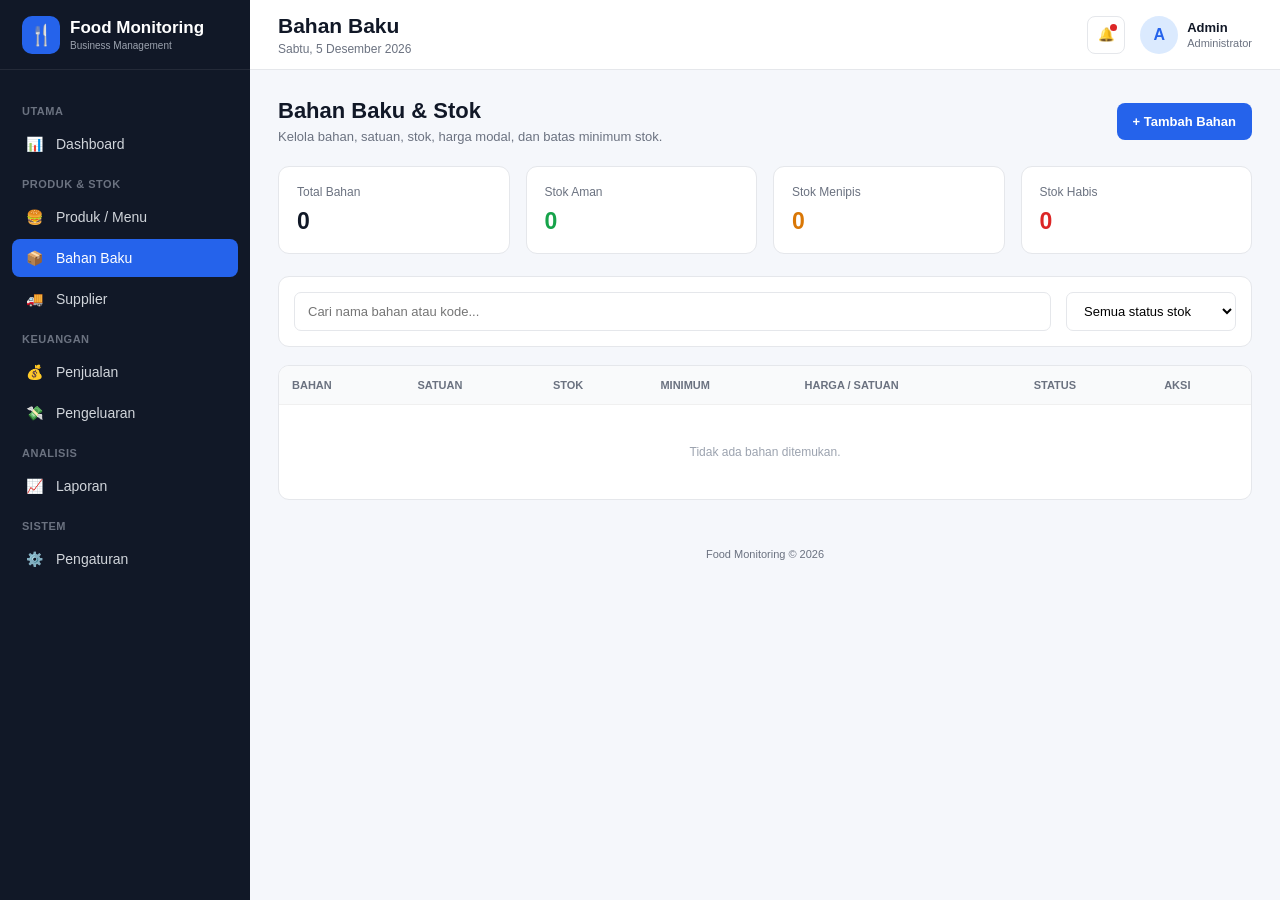
<file: ingredients.html>
<!DOCTYPE html>
<html lang="id">
<head>
    <meta charset="UTF-8">
    <meta name="viewport" content="width=device-width, initial-scale=1.0">

    <title>Food Monitoring - Bahan Baku</title>

    <style>
        * {
            margin: 0;
            padding: 0;
            box-sizing: border-box;
        }

        :root {
            --primary: #2563eb;
            --primary-dark: #1d4ed8;
            --success: #16a34a;
            --danger: #dc2626;
            --warning: #d97706;

            --bg: #f5f7fb;
            --card: #ffffff;
            --text: #111827;
            --muted: #6b7280;
            --border: #e5e7eb;

            --sidebar: #111827;
            --sidebar-hover: #1f2937;
        }

        body {
            font-family: Arial, Helvetica, sans-serif;
            background: var(--bg);
            color: var(--text);
        }

        /* ==========================================
           APP
        ========================================== */

        .app {
            display: flex;
            min-height: 100vh;
        }

        /* ==========================================
           SIDEBAR
        ========================================== */

        .sidebar {
            width: 250px;
            background: var(--sidebar);
            color: white;

            position: fixed;
            top: 0;
            bottom: 0;
            left: 0;

            z-index: 1000;
            overflow-y: auto;
        }

        .logo {
            height: 70px;

            display: flex;
            align-items: center;

            padding: 0 22px;

            border-bottom:
                1px solid rgba(255,255,255,.08);
        }

        .logo-icon {
            width: 38px;
            height: 38px;

            background: var(--primary);

            border-radius: 10px;

            display: flex;
            align-items: center;
            justify-content: center;

            font-size: 20px;

            margin-right: 10px;
        }

        .logo-text {
            font-size: 17px;
            font-weight: bold;
        }

        .logo-subtitle {
            font-size: 10px;
            color: #9ca3af;
            margin-top: 2px;
        }

        .menu {
            padding: 20px 12px;
        }

        .menu-title {
            font-size: 11px;
            color: #6b7280;

            text-transform: uppercase;

            margin:
                15px 10px 8px;

            font-weight: bold;

            letter-spacing: .5px;
        }

        .menu a {
            display: flex;
            align-items: center;

            gap: 12px;

            text-decoration: none;

            color: #d1d5db;

            padding: 11px 12px;

            border-radius: 8px;

            margin-bottom: 3px;

            font-size: 14px;

            transition: .2s;
        }

        .menu a:hover {
            background: var(--sidebar-hover);
            color: white;
        }

        .menu a.active {
            background: var(--primary);
            color: white;
        }

        .menu-icon {
            width: 20px;
            text-align: center;
        }

        /* ==========================================
           MAIN
        ========================================== */

        .main {
            margin-left: 250px;

            width:
                calc(100% - 250px);

            min-height: 100vh;
        }

        /* ==========================================
           TOPBAR
        ========================================== */

        .topbar {
            height: 70px;

            background: white;

            border-bottom:
                1px solid var(--border);

            display: flex;
            align-items: center;
            justify-content: space-between;

            padding: 0 28px;

            position: sticky;
            top: 0;

            z-index: 500;
        }

        .page-title {
            font-size: 21px;
            font-weight: bold;
        }

        .page-date {
            color: var(--muted);
            font-size: 12px;
            margin-top: 4px;
        }

        .topbar-right {
            display: flex;
            align-items: center;
            gap: 15px;
        }

        .notification {
            width: 38px;
            height: 38px;

            border:
                1px solid var(--border);

            border-radius: 8px;

            background: white;

            cursor: pointer;

            position: relative;
        }

        .notification-dot {
            width: 7px;
            height: 7px;

            background: var(--danger);

            border-radius: 50%;

            position: absolute;

            right: 7px;
            top: 7px;
        }

        .profile {
            display: flex;
            align-items: center;
            gap: 9px;
        }

        .avatar {
            width: 38px;
            height: 38px;

            background: #dbeafe;

            color: var(--primary);

            border-radius: 50%;

            display: flex;
            align-items: center;
            justify-content: center;

            font-weight: bold;
        }

        .profile-name {
            font-size: 13px;
            font-weight: bold;
        }

        .profile-role {
            font-size: 11px;
            color: var(--muted);
            margin-top: 2px;
        }

        /* ==========================================
           CONTENT
        ========================================== */

        .content {
            padding: 28px;
        }

        .page-heading {
            display: flex;
            justify-content: space-between;
            align-items: center;

            margin-bottom: 22px;
        }

        .page-heading h2 {
            font-size: 22px;
            margin-bottom: 5px;
        }

        .page-heading p {
            font-size: 13px;
            color: var(--muted);
        }

        /* ==========================================
           BUTTON
        ========================================== */

        .btn {
            border: none;

            border-radius: 8px;

            padding:
                11px 16px;

            cursor: pointer;

            font-size: 13px;

            font-weight: bold;
        }

        .btn-primary {
            background: var(--primary);
            color: white;
        }

        .btn-primary:hover {
            background: var(--primary-dark);
        }

        .btn-secondary {
            background: #f3f4f6;
            color: #374151;
        }

        .btn-success {
            background: #dcfce7;
            color: #15803d;
        }

        .btn-danger {
            background: #fee2e2;
            color: #b91c1c;
        }

        /* ==========================================
           STATISTICS
        ========================================== */

        .stats {
            display: grid;

            grid-template-columns:
                repeat(4, 1fr);

            gap: 16px;

            margin-bottom: 22px;
        }

        .stat-card {
            background: white;

            border:
                1px solid var(--border);

            border-radius: 11px;

            padding: 18px;
        }

        .stat-label {
            font-size: 12px;
            color: var(--muted);
        }

        .stat-value {
            font-size: 23px;

            font-weight: bold;

            margin-top: 9px;
        }

        /* ==========================================
           TOOLBAR
        ========================================== */

        .toolbar {
            background: white;

            border:
                1px solid var(--border);

            border-radius: 11px;

            padding: 15px;

            display: flex;

            justify-content:
                space-between;

            gap: 15px;

            margin-bottom: 18px;
        }

        .search-box {
            flex: 1;
        }

        .search-box input {
            width: 100%;

            border:
                1px solid var(--border);

            border-radius: 7px;

            padding:
                11px 13px;

            outline: none;

            font-size: 13px;
        }

        .search-box input:focus {
            border-color:
                var(--primary);
        }

        .select {
            border:
                1px solid var(--border);

            border-radius: 7px;

            padding:
                10px 13px;

            background: white;

            min-width: 170px;

            outline: none;

            font-size: 13px;
        }

        /* ==========================================
           CARD
        ========================================== */

        .card {
            background: white;

            border:
                1px solid var(--border);

            border-radius: 11px;

            overflow: hidden;
        }

        .table-wrapper {
            width: 100%;
            overflow-x: auto;
        }

        /* ==========================================
           TABLE
        ========================================== */

        table {
            width: 100%;
            border-collapse: collapse;
        }

        th {
            background: #f9fafb;

            color: var(--muted);

            font-size: 11px;

            text-align: left;

            padding: 13px;

            white-space: nowrap;
        }

        td {
            padding: 14px 13px;

            border-top:
                1px solid #f0f0f0;

            font-size: 12px;

            white-space: nowrap;
        }

        .ingredient-name {
            font-weight: bold;
            font-size: 13px;
        }

        .ingredient-code {
            color: var(--muted);
            font-size: 10px;
            margin-top: 3px;
        }

        .badge {
            display: inline-block;

            padding:
                5px 9px;

            border-radius: 20px;

            font-size: 10px;

            font-weight: bold;
        }

        .badge-green {
            background: #dcfce7;
            color: #15803d;
        }

        .badge-yellow {
            background: #fef3c7;
            color: #b45309;
        }

        .badge-red {
            background: #fee2e2;
            color: #b91c1c;
        }

        .badge-blue {
            background: #dbeafe;
            color: #1d4ed8;
        }

        .badge-gray {
            background: #f3f4f6;
            color: #4b5563;
        }

        .action-buttons {
            display: flex;
            gap: 5px;
        }

        .action-btn {
            width: 31px;
            height: 31px;

            border: none;

            border-radius: 6px;

            cursor: pointer;

            background: #f3f4f6;
        }

        .action-btn:hover {
            background: #e5e7eb;
        }

        /* ==========================================
           STOCK
        ========================================== */

        .stock-container {
            min-width: 150px;
        }

        .stock-text {
            display: flex;
            justify-content: space-between;

            font-size: 11px;

            margin-bottom: 6px;
        }

        .stock-current {
            font-weight: bold;
        }

        .stock-minimum {
            color: var(--muted);
        }

        .progress {
            height: 6px;

            width: 100%;

            background: #f3f4f6;

            border-radius: 10px;

            overflow: hidden;
        }

        .progress-bar {
            height: 100%;

            border-radius: 10px;
        }

        .progress-green {
            background: var(--success);
        }

        .progress-yellow {
            background: #f59e0b;
        }

        .progress-red {
            background: var(--danger);
        }

        /* ==========================================
           MODAL
        ========================================== */

        .modal-overlay {
            display: none;

            position: fixed;

            inset: 0;

            background:
                rgba(0,0,0,.5);

            z-index: 2000;

            align-items: center;
            justify-content: center;

            padding: 20px;
        }

        .modal-overlay.show {
            display: flex;
        }

        .modal {
            background: white;

            width: 100%;

            max-width: 650px;

            max-height: 92vh;

            overflow-y: auto;

            border-radius: 13px;

            box-shadow:
                0 20px 50px
                rgba(0,0,0,.2);
        }

        .modal-header {
            padding: 20px;

            border-bottom:
                1px solid var(--border);

            display: flex;

            justify-content:
                space-between;

            align-items: center;
        }

        .modal-title {
            font-size: 17px;
            font-weight: bold;
        }

        .close {
            border: none;

            background: none;

            font-size: 22px;

            cursor: pointer;

            color: var(--muted);
        }

        .modal-body {
            padding: 20px;
        }

        /* ==========================================
           FORM
        ========================================== */

        .form-grid {
            display: grid;

            grid-template-columns:
                repeat(2, 1fr);

            gap: 16px;
        }

        .form-group.full {
            grid-column:
                1 / -1;
        }

        .form-label {
            display: block;

            font-size: 12px;

            font-weight: bold;

            margin-bottom: 7px;
        }

        .required {
            color: var(--danger);
        }

        .form-control {
            width: 100%;

            padding:
                10px 12px;

            border:
                1px solid var(--border);

            border-radius: 7px;

            outline: none;

            font-size: 13px;
        }

        .form-control:focus {
            border-color:
                var(--primary);
        }

        .form-help {
            font-size: 10px;
            color: var(--muted);
            margin-top: 5px;
        }

        textarea.form-control {
            min-height: 80px;
            resize: vertical;
        }

        /* ==========================================
           STOCK MOVEMENT MODAL
        ========================================== */

        .movement-info {
            background: #eff6ff;

            border:
                1px solid #bfdbfe;

            padding: 13px;

            border-radius: 8px;

            margin-bottom: 18px;

            font-size: 12px;
        }

        .movement-info strong {
            color: var(--primary-dark);
        }

        /* ==========================================
           MODAL FOOTER
        ========================================== */

        .modal-footer {
            padding:
                16px 20px;

            border-top:
                1px solid var(--border);

            display: flex;

            justify-content: flex-end;

            gap: 8px;
        }

        /* ==========================================
           MOBILE
        ========================================== */

        .mobile-menu {
            display: none;

            border: none;

            background: none;

            font-size: 22px;

            cursor: pointer;
        }

        @media (max-width: 1050px) {

            .stats {
                grid-template-columns:
                    repeat(2, 1fr);
            }

        }

        @media (max-width: 768px) {

            .sidebar {
                transform:
                    translateX(-100%);

                transition: .25s;
            }

            .sidebar.show {
                transform:
                    translateX(0);
            }

            .main {
                margin-left: 0;

                width: 100%;
            }

            .mobile-menu {
                display: block;

                margin-right: 10px;
            }

            .content {
                padding: 18px;
            }

            .topbar {
                padding: 0 15px;
            }

            .profile-info {
                display: none;
            }

            .page-heading {
                align-items: flex-start;

                flex-direction: column;

                gap: 12px;
            }

            .toolbar {
                flex-direction: column;
            }

            .stats {
                grid-template-columns: 1fr;
            }

            .form-grid {
                grid-template-columns: 1fr;
            }

            .form-group.full {
                grid-column: auto;
            }
        }
    </style>
</head>

<body>

<div class="app">

    <!-- ==========================================
         SIDEBAR
    =========================================== -->

    <aside
        class="sidebar"
        id="sidebar"
    >

        <div class="logo">

            <div class="logo-icon">
                🍴
            </div>

            <div>

                <div class="logo-text">
                    Food Monitoring
                </div>

                <div class="logo-subtitle">
                    Business Management
                </div>

            </div>

        </div>


        <nav class="menu">

            <div class="menu-title">
                Utama
            </div>

            <a href="index.html">
                <span class="menu-icon">📊</span>
                Dashboard
            </a>


            <div class="menu-title">
                Produk & Stok
            </div>

            <a href="products.html">
                <span class="menu-icon">🍔</span>
                Produk / Menu
            </a>

            <a
                href="ingredients.html"
                class="active"
            >
                <span class="menu-icon">📦</span>
                Bahan Baku
            </a>

            <a href="suppliers.html">
                <span class="menu-icon">🚚</span>
                Supplier
            </a>


            <div class="menu-title">
                Keuangan
            </div>

            <a href="sales.html">
                <span class="menu-icon">💰</span>
                Penjualan
            </a>

            <a href="expenses.html">
                <span class="menu-icon">💸</span>
                Pengeluaran
            </a>


            <div class="menu-title">
                Analisis
            </div>

            <a href="reports.html">
                <span class="menu-icon">📈</span>
                Laporan
            </a>


            <div class="menu-title">
                Sistem
            </div>

            <a href="settings.html">
                <span class="menu-icon">⚙️</span>
                Pengaturan
            </a>

        </nav>

    </aside>


    <!-- ==========================================
         MAIN
    =========================================== -->

    <main class="main">

        <!-- TOPBAR -->

        <header class="topbar">

            <div
                style="
                    display:flex;
                    align-items:center;
                "
            >

                <button
                    class="mobile-menu"
                    onclick="toggleSidebar()"
                >
                    ☰
                </button>

                <div>

                    <div class="page-title">
                        Bahan Baku
                    </div>

                    <div
                        class="page-date"
                        id="currentDate"
                    >
                        Memuat tanggal...
                    </div>

                </div>

            </div>


            <div class="topbar-right">

                <button class="notification">
                    🔔
                    <span class="notification-dot"></span>
                </button>


                <div class="profile">

                    <div class="avatar">
                        A
                    </div>

                    <div class="profile-info">

                        <div class="profile-name">
                            Admin
                        </div>

                        <div class="profile-role">
                            Administrator
                        </div>

                    </div>

                </div>

            </div>

        </header>


        <!-- CONTENT -->

        <section class="content">

            <!-- PAGE HEADER -->

            <div class="page-heading">

                <div>

                    <h2>
                        Bahan Baku & Stok
                    </h2>

                    <p>
                        Kelola bahan, satuan, stok, harga modal,
                        dan batas minimum stok.
                    </p>

                </div>


                <button
                    class="btn btn-primary"
                    onclick="openIngredientModal()"
                >
                    + Tambah Bahan
                </button>

            </div>


            <!-- STATISTICS -->

            <div class="stats">

                <div class="stat-card">

                    <div class="stat-label">
                        Total Bahan
                    </div>

                    <div
                        class="stat-value"
                        id="totalIngredients"
                    >
                        0
                    </div>

                </div>


                <div class="stat-card">

                    <div class="stat-label">
                        Stok Aman
                    </div>

                    <div
                        class="stat-value"
                        id="safeStock"
                        style="color:#16a34a;"
                    >
                        0
                    </div>

                </div>


                <div class="stat-card">

                    <div class="stat-label">
                        Stok Menipis
                    </div>

                    <div
                        class="stat-value"
                        id="lowStock"
                        style="color:#d97706;"
                    >
                        0
                    </div>

                </div>


                <div class="stat-card">

                    <div class="stat-label">
                        Stok Habis
                    </div>

                    <div
                        class="stat-value"
                        id="outOfStock"
                        style="color:#dc2626;"
                    >
                        0
                    </div>

                </div>

            </div>


            <!-- TOOLBAR -->

            <div class="toolbar">

                <div class="search-box">

                    <input
                        type="text"
                        id="searchInput"
                        placeholder="Cari nama bahan atau kode..."
                        oninput="filterIngredients()"
                    >

                </div>


                <select
                    class="select"
                    id="stockFilter"
                    onchange="filterIngredients()"
                >

                    <option value="">
                        Semua status stok
                    </option>

                    <option value="safe">
                        Stok Aman
                    </option>

                    <option value="low">
                        Stok Menipis
                    </option>

                    <option value="out">
                        Stok Habis
                    </option>

                </select>

            </div>


            <!-- TABLE -->

            <div class="card">

                <div class="table-wrapper">

                    <table>

                        <thead>

                            <tr>

                                <th>
                                    BAHAN
                                </th>

                                <th>
                                    SATUAN
                                </th>

                                <th>
                                    STOK
                                </th>

                                <th>
                                    MINIMUM
                                </th>

                                <th>
                                    HARGA / SATUAN
                                </th>

                                <th>
                                    STATUS
                                </th>

                                <th>
                                    AKSI
                                </th>

                            </tr>

                        </thead>


                        <tbody id="ingredientTable">

                            <tr>

                                <td
                                    colspan="7"
                                    style="
                                        text-align:center;
                                        padding:40px;
                                        color:#9ca3af;
                                    "
                                >

                                    Belum ada bahan baku.

                                    <br><br>

                                    Klik
                                    <b>+ Tambah Bahan</b>
                                    untuk mulai.

                                </td>

                            </tr>

                        </tbody>

                    </table>

                </div>

            </div>

        </section>


        <footer
            style="
                text-align:center;
                color:#6b7280;
                font-size:11px;
                padding:20px;
            "
        >
            Food Monitoring © 2026
        </footer>

    </main>

</div>


<!-- =================================================
     MODAL TAMBAH / EDIT BAHAN
================================================== -->

<div
    class="modal-overlay"
    id="ingredientModal"
>

    <div class="modal">

        <div class="modal-header">

            <div
                class="modal-title"
                id="ingredientModalTitle"
            >
                Tambah Bahan Baku
            </div>

            <button
                class="close"
                onclick="closeIngredientModal()"
            >
                ×
            </button>

        </div>


        <div class="modal-body">

            <form id="ingredientForm">

                <input
                    type="hidden"
                    id="ingredientId"
                >


                <div class="form-grid">

                    <!-- NAMA -->

                    <div class="form-group">

                        <label class="form-label">

                            Nama Bahan
                            <span class="required">*</span>

                        </label>

                        <input
                            type="text"
                            id="ingredientName"
                            class="form-control"
                            placeholder="Contoh: Beras"
                            required
                        >

                    </div>


                    <!-- KODE -->

                    <div class="form-group">

                        <label class="form-label">
                            Kode / SKU
                        </label>

                        <input
                            type="text"
                            id="ingredientSku"
                            class="form-control"
                            placeholder="Contoh: BR-001"
                        >

                    </div>


                    <!-- SATUAN -->

                    <div class="form-group">

                        <label class="form-label">

                            Satuan
                            <span class="required">*</span>

                        </label>

                        <input
                            type="text"
                            id="ingredientUnit"
                            class="form-control"
                            placeholder="gram / kg / ml / pcs"
                            required
                        >

                        <div class="form-help">

                            Masukkan satuan yang kamu gunakan.
                            Contoh: gram, kg, ml, liter, pcs,
                            pack, botol, bungkus.

                        </div>

                    </div>


                    <!-- STOK -->

                    <div class="form-group">

                        <label class="form-label">

                            Stok Awal

                        </label>

                        <input
                            type="number"
                            id="ingredientStock"
                            class="form-control"
                            min="0"
                            step="0.001"
                            value="0"
                        >

                    </div>


                    <!-- MINIMUM -->

                    <div class="form-group">

                        <label class="form-label">

                            Minimum Stok

                        </label>

                        <input
                            type="number"
                            id="ingredientMinimum"
                            class="form-control"
                            min="0"
                            step="0.001"
                            value="0"
                        >

                        <div class="form-help">

                            Jika stok sama atau di bawah angka
                            ini, sistem akan memberikan status
                            stok menipis.

                        </div>

                    </div>


                    <!-- HARGA -->

                    <div class="form-group">

                        <label class="form-label">

                            Harga Modal / Satuan

                        </label>

                        <input
                            type="number"
                            id="ingredientCost"
                            class="form-control"
                            min="0"
                            step="0.01"
                            value="0"
                            placeholder="15000"
                        >

                        <div class="form-help">

                            Contoh: jika satuan gram,
                            masukkan harga per gram.

                        </div>

                    </div>


                    <!-- CATATAN -->

                    <div class="form-group full">

                        <label class="form-label">
                            Catatan
                        </label>

                        <textarea
                            id="ingredientNotes"
                            class="form-control"
                            placeholder="Catatan bahan..."
                        ></textarea>

                    </div>

                </div>

            </form>

        </div>


        <div class="modal-footer">

            <button
                class="btn btn-secondary"
                onclick="closeIngredientModal()"
            >
                Batal
            </button>

            <button
                class="btn btn-primary"
                onclick="saveIngredient()"
            >
                Simpan Bahan
            </button>

        </div>

    </div>

</div>


<!-- =================================================
     MODAL TAMBAH / KURANG STOK
================================================== -->

<div
    class="modal-overlay"
    id="movementModal"
>

    <div class="modal">

        <div class="modal-header">

            <div
                class="modal-title"
                id="movementModalTitle"
            >
                Penyesuaian Stok
            </div>

            <button
                class="close"
                onclick="closeMovementModal()"
            >
                ×
            </button>

        </div>


        <div class="modal-body">

            <div class="movement-info">

                Bahan:
                <strong id="movementIngredientName">
                    -
                </strong>

                <br>

                Stok saat ini:
                <strong id="movementCurrentStock">
                    0
                </strong>

                <span id="movementUnit">
                    -
                </span>

            </div>


            <div class="form-group">

                <label class="form-label">
                    Jenis Perubahan
                </label>

                <select
                    id="movementType"
                    class="form-control"
                >

                    <option value="in">
                        ➕ Tambah Stok
                    </option>

                    <option value="out">
                        ➖ Kurangi Stok
                    </option>

                    <option value="adjustment">
                        🔄 Set Stok Aktual
                    </option>

                    <option value="waste">
                        🗑️ Stok Rusak / Terbuang
                    </option>

                </select>

            </div>


            <div
                class="form-group"
                style="margin-top:15px;"
            >

                <label class="form-label">
                    Jumlah
                </label>

                <input
                    type="number"
                    id="movementQuantity"
                    class="form-control"
                    min="0"
                    step="0.001"
                    placeholder="Masukkan jumlah"
                >

            </div>


            <div
                class="form-group"
                style="margin-top:15px;"
            >

                <label class="form-label">
                    Catatan
                </label>

                <textarea
                    id="movementNotes"
                    class="form-control"
                    placeholder="Contoh: pembelian dari supplier..."
                ></textarea>

            </div>

        </div>


        <div class="modal-footer">

            <button
                class="btn btn-secondary"
                onclick="closeMovementModal()"
            >
                Batal
            </button>

            <button
                class="btn btn-primary"
                onclick="saveStockMovement()"
            >
                Simpan Perubahan
            </button>

        </div>

    </div>

</div>


<script>

    /* =====================================================
       DATA SEMENTARA
       NANTI DIAMBIL DARI server.js
    ====================================================== */

    let ingredients = [];

    let editingIngredientId = null;

    let movementIngredientId = null;


    /* =====================================================
       DATE
    ====================================================== */

    function updateDate() {

        const now = new Date();

        document.getElementById(
            'currentDate'
        ).textContent =
            now.toLocaleDateString(
                'id-ID',
                {
                    weekday: 'long',
                    year: 'numeric',
                    month: 'long',
                    day: 'numeric'
                }
            );

    }


    /* =====================================================
       SIDEBAR
    ====================================================== */

    function toggleSidebar() {

        document
            .getElementById('sidebar')
            .classList
            .toggle('show');

    }


    /* =====================================================
       MODAL INGREDIENT
    ====================================================== */

    function openIngredientModal(
        ingredient = null
    ) {

        document
            .getElementById(
                'ingredientModal'
            )
            .classList
            .add('show');


        document
            .getElementById(
                'ingredientForm'
            )
            .reset();


        if (ingredient) {

            editingIngredientId =
                ingredient.id;


            document.getElementById(
                'ingredientModalTitle'
            ).textContent =
                'Edit Bahan Baku';


            document.getElementById(
                'ingredientId'
            ).value =
                ingredient.id;


            document.getElementById(
                'ingredientName'
            ).value =
                ingredient.name || '';


            document.getElementById(
                'ingredientSku'
            ).value =
                ingredient.sku || '';


            document.getElementById(
                'ingredientUnit'
            ).value =
                ingredient.unit || '';


            document.getElementById(
                'ingredientStock'
            ).value =
                ingredient.stock || 0;


            document.getElementById(
                'ingredientMinimum'
            ).value =
                ingredient.minimumStock || 0;


            document.getElementById(
                'ingredientCost'
            ).value =
                ingredient.costPerUnit || 0;


            document.getElementById(
                'ingredientNotes'
            ).value =
                ingredient.notes || '';

        } else {

            editingIngredientId = null;

            document.getElementById(
                'ingredientModalTitle'
            ).textContent =
                'Tambah Bahan Baku';

        }

    }


    function closeIngredientModal() {

        document
            .getElementById(
                'ingredientModal'
            )
            .classList
            .remove('show');

        editingIngredientId = null;

    }


    /* =====================================================
       SAVE INGREDIENT
    ====================================================== */

    function saveIngredient() {

        const name =
            document.getElementById(
                'ingredientName'
            ).value.trim();


        const sku =
            document.getElementById(
                'ingredientSku'
            ).value.trim();


        const unit =
            document.getElementById(
                'ingredientUnit'
            ).value.trim();


        const stock =
            Number(
                document.getElementById(
                    'ingredientStock'
                ).value
            ) || 0;


        const minimumStock =
            Number(
                document.getElementById(
                    'ingredientMinimum'
                ).value
            ) || 0;


        const costPerUnit =
            Number(
                document.getElementById(
                    'ingredientCost'
                ).value
            ) || 0;


        const notes =
            document.getElementById(
                'ingredientNotes'
            ).value.trim();


        if (!name) {

            alert(
                'Nama bahan wajib diisi.'
            );

            return;

        }


        if (!unit) {

            alert(
                'Satuan bahan wajib diisi.'
            );

            return;

        }


        const ingredient = {

            id:
                editingIngredientId ||
                Date.now(),

            name,

            sku,

            unit,

            stock,

            minimumStock,

            costPerUnit,

            notes,

            active: true,

            createdAt:
                new Date().toISOString()

        };


        if (editingIngredientId) {

            const index =
                ingredients.findIndex(
                    item =>
                        item.id ===
                        editingIngredientId
                );


            if (index !== -1) {

                ingredients[index] =
                    ingredient;

            }

        } else {

            ingredients.push(
                ingredient
            );

        }


        renderIngredients();

        updateStats();

        closeIngredientModal();


        /*
            NANTI:

            POST /api/ingredients

            atau

            PUT /api/ingredients/:id
        */

    }


    /* =====================================================
       RENDER INGREDIENTS
    ====================================================== */

    function renderIngredients(
        data = ingredients
    ) {

        const tbody =
            document.getElementById(
                'ingredientTable'
            );


        if (!data.length) {

            tbody.innerHTML = `

                <tr>

                    <td
                        colspan="7"
                        style="
                            text-align:center;
                            padding:40px;
                            color:#9ca3af;
                        "
                    >

                        Tidak ada bahan ditemukan.

                    </td>

                </tr>

            `;

            return;

        }


        tbody.innerHTML =
            data.map(
                ingredient => {

                    const status =
                        getStockStatus(
                            ingredient
                        );


                    const percentage =
                        calculateStockPercentage(
                            ingredient
                        );


                    return `

                        <tr>

                            <td>

                                <div class="ingredient-name">
                                    ${escapeHtml(
                                        ingredient.name
                                    )}
                                </div>

                                <div class="ingredient-code">
                                    ${escapeHtml(
                                        ingredient.sku ||
                                        '-'
                                    )}
                                </div>

                            </td>


                            <td>

                                <span class="badge badge-blue">

                                    ${escapeHtml(
                                        ingredient.unit
                                    )}

                                </span>

                            </td>


                            <td>

                                <div class="stock-container">

                                    <div class="stock-text">

                                        <span class="stock-current">

                                            ${formatNumber(
                                                ingredient.stock
                                            )}

                                        </span>

                                        <span class="stock-minimum">

                                            ${escapeHtml(
                                                ingredient.unit
                                            )}

                                        </span>

                                    </div>


                                    <div class="progress">

                                        <div
                                            class="
                                                progress-bar
                                                ${status.progressClass}
                                            "
                                            style="
                                                width:${percentage}%
                                            "
                                        ></div>

                                    </div>

                                </div>

                            </td>


                            <td>

                                ${formatNumber(
                                    ingredient.minimumStock
                                )}

                                ${escapeHtml(
                                    ingredient.unit
                                )}

                            </td>


                            <td>

                                <b>
                                    ${formatRupiah(
                                        ingredient.costPerUnit
                                    )}
                                </b>

                            </td>


                            <td>

                                <span
                                    class="
                                        badge
                                        ${status.badgeClass}
                                    "
                                >

                                    ${status.label}

                                </span>

                            </td>


                            <td>

                                <div class="action-buttons">

                                    <button
                                        class="action-btn"
                                        title="Tambah / Kurangi Stok"
                                        onclick="
                                            openMovementModal(
                                                ${ingredient.id}
                                            )
                                        "
                                    >
                                        📦
                                    </button>


                                    <button
                                        class="action-btn"
                                        title="Edit"
                                        onclick="
                                            editIngredient(
                                                ${ingredient.id}
                                            )
                                        "
                                    >
                                        ✏️
                                    </button>


                                    <button
                                        class="action-btn"
                                        title="Hapus"
                                        onclick="
                                            deleteIngredient(
                                                ${ingredient.id}
                                            )
                                        "
                                    >
                                        🗑️
                                    </button>

                                </div>

                            </td>

                        </tr>

                    `;

                }
            ).join('');

    }


    /* =====================================================
       STOCK STATUS
    ====================================================== */

    function getStockStatus(
        ingredient
    ) {

        const stock =
            Number(
                ingredient.stock
            ) || 0;


        const minimum =
            Number(
                ingredient.minimumStock
            ) || 0;


        if (stock <= 0) {

            return {

                label:
                    'Habis',

                badgeClass:
                    'badge-red',

                progressClass:
                    'progress-red'

            };

        }


        if (
            minimum > 0 &&
            stock <= minimum
        ) {

            return {

                label:
                    'Menipis',

                badgeClass:
                    'badge-yellow',

                progressClass:
                    'progress-yellow'

            };

        }


        return {

            label:
                'Aman',

            badgeClass:
                'badge-green',

            progressClass:
                'progress-green'

        };

    }


    /* =====================================================
       STOCK PERCENTAGE
    ====================================================== */

    function calculateStockPercentage(
        ingredient
    ) {

        const stock =
            Number(
                ingredient.stock
            ) || 0;


        const minimum =
            Number(
                ingredient.minimumStock
            ) || 0;


        if (minimum <= 0) {

            return stock > 0
                ? 100
                : 0;

        }


        const percentage =
            (
                stock /
                (minimum * 3)
            ) * 100;


        return Math.min(
            100,
            Math.max(
                0,
                percentage
            )
        );

    }


    /* =====================================================
       EDIT
    ====================================================== */

    function editIngredient(id) {

        const ingredient =
            ingredients.find(
                item =>
                    item.id === id
            );


        if (!ingredient) return;


        openIngredientModal(
            ingredient
        );

    }


    /* =====================================================
       DELETE
    ====================================================== */

    function deleteIngredient(id) {

        const ingredient =
            ingredients.find(
                item =>
                    item.id === id
            );


        if (!ingredient) return;


        const confirmed =
            confirm(
                `Hapus bahan "${ingredient.name}"?`
            );


        if (!confirmed) return;


        ingredients =
            ingredients.filter(
                item =>
                    item.id !== id
            );


        renderIngredients();

        updateStats();


        /*
            NANTI:

            DELETE
            /api/ingredients/:id
        */

    }


    /* =====================================================
       STOCK MOVEMENT MODAL
    ====================================================== */

    function openMovementModal(id) {

        const ingredient =
            ingredients.find(
                item =>
                    item.id === id
            );


        if (!ingredient) return;


        movementIngredientId =
            id;


        document.getElementById(
            'movementIngredientName'
        ).textContent =
            ingredient.name;


        document.getElementById(
            'movementCurrentStock'
        ).textContent =
            formatNumber(
                ingredient.stock
            );


        document.getElementById(
            'movementUnit'
        ).textContent =
            ingredient.unit;


        document.getElementById(
            'movementQuantity'
        ).value = '';


        document.getElementById(
            'movementNotes'
        ).value = '';


        document
            .getElementById(
                'movementModal'
            )
            .classList
            .add('show');

    }


    function closeMovementModal() {

        document
            .getElementById(
                'movementModal'
            )
            .classList
            .remove('show');

        movementIngredientId = null;

    }


    /* =====================================================
       SAVE STOCK MOVEMENT
    ====================================================== */

    function saveStockMovement() {

        const ingredient =
            ingredients.find(
                item =>
                    item.id ===
                    movementIngredientId
            );


        if (!ingredient) return;


        const type =
            document.getElementById(
                'movementType'
            ).value;


        const quantity =
            Number(
                document.getElementById(
                    'movementQuantity'
                ).value
            );


        const notes =
            document.getElementById(
                'movementNotes'
            ).value.trim();


        if (
            !quantity ||
            quantity <= 0
        ) {

            alert(
                'Jumlah harus lebih dari 0.'
            );

            return;

        }


        if (
            type === 'in'
        ) {

            ingredient.stock +=
                quantity;

        }


        else if (
            type === 'out'
        ) {

            if (
                quantity >
                ingredient.stock
            ) {

                alert(
                    'Stok tidak mencukupi.'
                );

                return;

            }


            ingredient.stock -=
                quantity;

        }


        else if (
            type === 'waste'
        ) {

            if (
                quantity >
                ingredient.stock
            ) {

                alert(
                    'Stok tidak mencukupi.'
                );

                return;

            }


            ingredient.stock -=
                quantity;

        }


        else if (
            type === 'adjustment'
        ) {

            ingredient.stock =
                quantity;

        }


        renderIngredients();

        updateStats();

        closeMovementModal();


        /*
            NANTI:

            POST /api/stock-movements

            {
                ingredientId,
                type,
                quantity,
                notes
            }

            server.js kemudian:

            1. validasi stok
            2. update ingredients
            3. insert stock_movements
            4. commit transaction
        */

    }


    /* =====================================================
       FILTER
    ====================================================== */

    function filterIngredients() {

        const search =
            document.getElementById(
                'searchInput'
            ).value
                .toLowerCase()
                .trim();


        const stockFilter =
            document.getElementById(
                'stockFilter'
            ).value;


        const filtered =
            ingredients.filter(
                ingredient => {

                    const matchesSearch =
                        !search ||
                        ingredient.name
                            .toLowerCase()
                            .includes(
                                search
                            ) ||
                        (
                            ingredient.sku ||
                            ''
                        )
                            .toLowerCase()
                            .includes(
                                search
                            );


                    const status =
                        getStockStatus(
                            ingredient
                        );


                    let matchesStatus =
                        true;


                    if (
                        stockFilter ===
                        'safe'
                    ) {

                        matchesStatus =
                            status.label ===
                            'Aman';

                    }


                    if (
                        stockFilter ===
                        'low'
                    ) {

                        matchesStatus =
                            status.label ===
                            'Menipis';

                    }


                    if (
                        stockFilter ===
                        'out'
                    ) {

                        matchesStatus =
                            status.label ===
                            'Habis';

                    }


                    return (
                        matchesSearch &&
                        matchesStatus
                    );

                }
            );


        renderIngredients(
            filtered
        );

    }


    /* =====================================================
       STATS
    ====================================================== */

    function updateStats() {

        const total =
            ingredients.length;


        const safe =
            ingredients.filter(
                ingredient =>
                    getStockStatus(
                        ingredient
                    ).label === 'Aman'
            ).length;


        const low =
            ingredients.filter(
                ingredient =>
                    getStockStatus(
                        ingredient
                    ).label === 'Menipis'
            ).length;


        const out =
            ingredients.filter(
                ingredient =>
                    getStockStatus(
                        ingredient
                    ).label === 'Habis'
            ).length;


        document.getElementById(
            'totalIngredients'
        ).textContent =
            total;


        document.getElementById(
            'safeStock'
        ).textContent =
            safe;


        document.getElementById(
            'lowStock'
        ).textContent =
            low;


        document.getElementById(
            'outOfStock'
        ).textContent =
            out;

    }


    /* =====================================================
       FORMAT NUMBER
    ====================================================== */

    function formatNumber(
        value
    ) {

        return new Intl.NumberFormat(
            'id-ID',
            {
                maximumFractionDigits:
                    3
            }
        ).format(
            Number(value) || 0
        );

    }


    /* =====================================================
       FORMAT RUPIAH
    ====================================================== */

    function formatRupiah(
        value
    ) {

        return new Intl.NumberFormat(
            'id-ID',
            {
                style: 'currency',
                currency: 'IDR',
                maximumFractionDigits: 0
            }
        ).format(
            Number(value) || 0
        );

    }


    /* =====================================================
       ESCAPE HTML
    ====================================================== */

    function escapeHtml(
        value
    ) {

        return String(value)
            .replace(
                /&/g,
                '&amp;'
            )
            .replace(
                /</g,
                '&lt;'
            )
            .replace(
                />/g,
                '&gt;'
            )
            .replace(
                /"/g,
                '&quot;'
            )
            .replace(
                /'/g,
                '&#039;'
            );

    }


    /* =====================================================
       LOAD INGREDIENTS
    ====================================================== */

    async function loadIngredients() {

        /*
            NANTI DIGANTI DENGAN:

            const response =
                await fetch(
                    '/api/ingredients'
                );

            ingredients =
                await response.json();

        */

        renderIngredients();

        updateStats();

    }


    /* =====================================================
       INITIALIZE
    ====================================================== */

    document.addEventListener(
        'DOMContentLoaded',
        function () {

            updateDate();

            loadIngredients();

        }
    );


    /* =====================================================
       CLOSE MODALS WHEN CLICK OUTSIDE
    ====================================================== */

    document
        .getElementById(
            'ingredientModal'
        )
        .addEventListener(
            'click',
            function(event) {

                if (
                    event.target ===
                    this
                ) {

                    closeIngredientModal();

                }

            }
        );


    document
        .getElementById(
            'movementModal'
        )
        .addEventListener(
            'click',
            function(event) {

                if (
                    event.target ===
                    this
                ) {

                    closeMovementModal();

                }

            }
        );

</script>

</body>
</html>
</file>
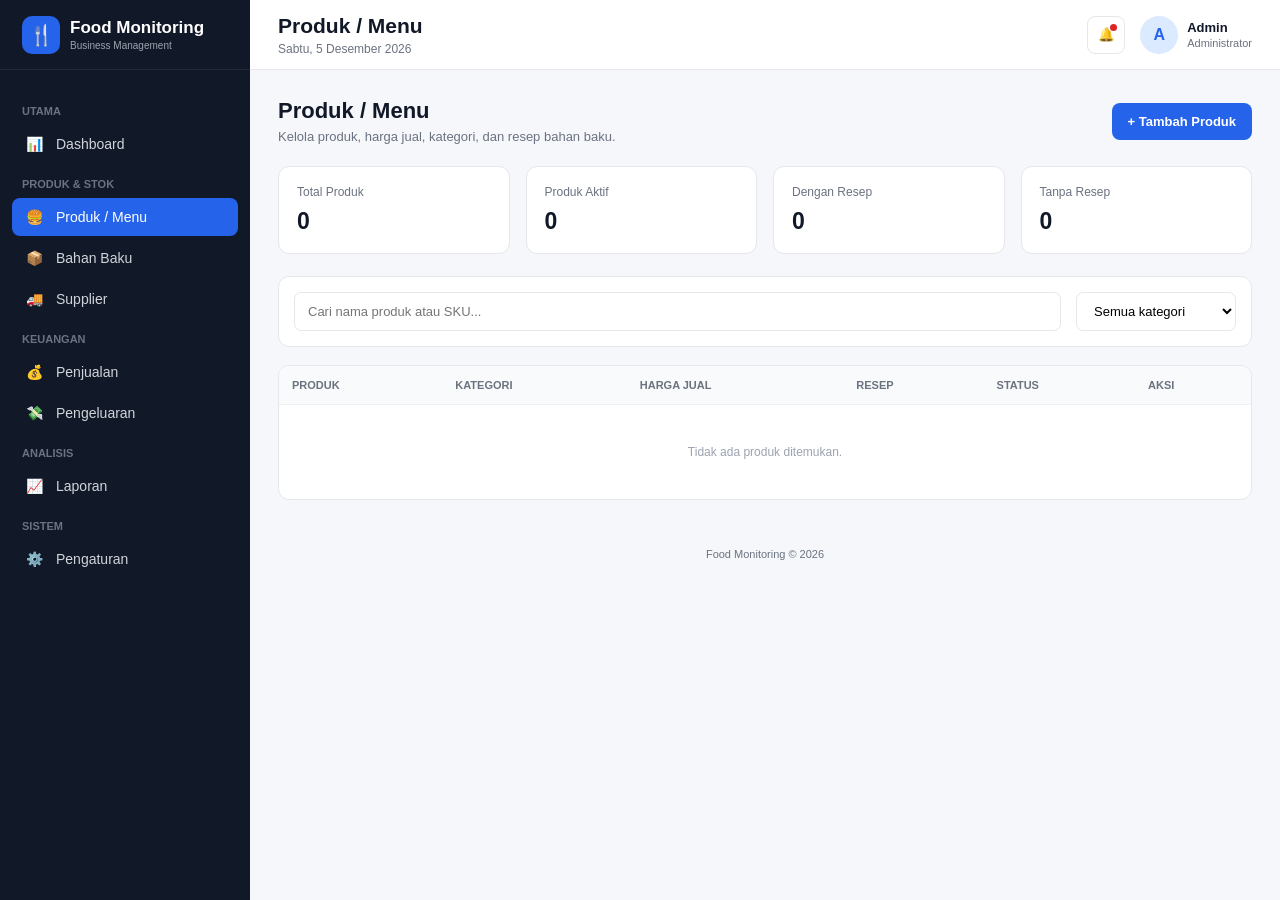
<file: products.html>
<!DOCTYPE html>
<html lang="id">
<head>
    <meta charset="UTF-8">
    <meta name="viewport" content="width=device-width, initial-scale=1.0">

    <title>Food Monitoring - Produk</title>

    <style>
        * {
            margin: 0;
            padding: 0;
            box-sizing: border-box;
        }

        :root {
            --primary: #2563eb;
            --primary-dark: #1d4ed8;
            --success: #16a34a;
            --danger: #dc2626;
            --warning: #d97706;

            --bg: #f5f7fb;
            --card: #ffffff;
            --text: #111827;
            --muted: #6b7280;
            --border: #e5e7eb;

            --sidebar: #111827;
            --sidebar-hover: #1f2937;
        }

        body {
            font-family: Arial, Helvetica, sans-serif;
            background: var(--bg);
            color: var(--text);
        }

        /* =========================
           APP
        ========================== */

        .app {
            display: flex;
            min-height: 100vh;
        }

        /* =========================
           SIDEBAR
        ========================== */

        .sidebar {
            width: 250px;
            background: var(--sidebar);
            color: white;
            position: fixed;
            top: 0;
            bottom: 0;
            left: 0;
            z-index: 1000;
            overflow-y: auto;
        }

        .logo {
            height: 70px;
            display: flex;
            align-items: center;
            padding: 0 22px;
            border-bottom: 1px solid rgba(255,255,255,.08);
        }

        .logo-icon {
            width: 38px;
            height: 38px;
            background: var(--primary);
            border-radius: 10px;
            display: flex;
            align-items: center;
            justify-content: center;
            font-size: 20px;
            margin-right: 10px;
        }

        .logo-text {
            font-size: 17px;
            font-weight: bold;
        }

        .logo-subtitle {
            font-size: 10px;
            color: #9ca3af;
            margin-top: 2px;
        }

        .menu {
            padding: 20px 12px;
        }

        .menu-title {
            font-size: 11px;
            color: #6b7280;
            text-transform: uppercase;
            margin: 15px 10px 8px;
            font-weight: bold;
        }

        .menu a {
            display: flex;
            align-items: center;
            gap: 12px;
            text-decoration: none;
            color: #d1d5db;
            padding: 11px 12px;
            border-radius: 8px;
            margin-bottom: 3px;
            font-size: 14px;
            transition: .2s;
        }

        .menu a:hover {
            background: var(--sidebar-hover);
            color: white;
        }

        .menu a.active {
            background: var(--primary);
            color: white;
        }

        .menu-icon {
            width: 20px;
            text-align: center;
        }

        /* =========================
           MAIN
        ========================== */

        .main {
            margin-left: 250px;
            width: calc(100% - 250px);
            min-height: 100vh;
        }

        /* =========================
           TOPBAR
        ========================== */

        .topbar {
            height: 70px;
            background: white;
            border-bottom: 1px solid var(--border);
            display: flex;
            align-items: center;
            justify-content: space-between;
            padding: 0 28px;
            position: sticky;
            top: 0;
            z-index: 500;
        }

        .page-title {
            font-size: 21px;
            font-weight: bold;
        }

        .page-date {
            color: var(--muted);
            font-size: 12px;
            margin-top: 4px;
        }

        .topbar-right {
            display: flex;
            align-items: center;
            gap: 15px;
        }

        .notification {
            width: 38px;
            height: 38px;
            border: 1px solid var(--border);
            border-radius: 8px;
            background: white;
            cursor: pointer;
            position: relative;
        }

        .notification-dot {
            width: 7px;
            height: 7px;
            background: var(--danger);
            border-radius: 50%;
            position: absolute;
            right: 7px;
            top: 7px;
        }

        .profile {
            display: flex;
            align-items: center;
            gap: 9px;
        }

        .avatar {
            width: 38px;
            height: 38px;
            background: #dbeafe;
            color: var(--primary);
            border-radius: 50%;
            display: flex;
            align-items: center;
            justify-content: center;
            font-weight: bold;
        }

        .profile-name {
            font-size: 13px;
            font-weight: bold;
        }

        .profile-role {
            font-size: 11px;
            color: var(--muted);
            margin-top: 2px;
        }

        /* =========================
           CONTENT
        ========================== */

        .content {
            padding: 28px;
        }

        .page-heading {
            display: flex;
            justify-content: space-between;
            align-items: center;
            margin-bottom: 22px;
        }

        .page-heading h2 {
            font-size: 22px;
            margin-bottom: 5px;
        }

        .page-heading p {
            font-size: 13px;
            color: var(--muted);
        }

        .btn {
            border: none;
            border-radius: 8px;
            padding: 11px 16px;
            cursor: pointer;
            font-size: 13px;
            font-weight: bold;
        }

        .btn-primary {
            background: var(--primary);
            color: white;
        }

        .btn-primary:hover {
            background: var(--primary-dark);
        }

        .btn-secondary {
            background: #f3f4f6;
            color: #374151;
        }

        .btn-danger {
            background: #fee2e2;
            color: #b91c1c;
        }

        .btn-success {
            background: #dcfce7;
            color: #15803d;
        }

        /* =========================
           STATS
        ========================== */

        .stats {
            display: grid;
            grid-template-columns: repeat(4, 1fr);
            gap: 16px;
            margin-bottom: 22px;
        }

        .stat-card {
            background: white;
            border: 1px solid var(--border);
            border-radius: 11px;
            padding: 18px;
        }

        .stat-label {
            font-size: 12px;
            color: var(--muted);
        }

        .stat-value {
            font-size: 23px;
            font-weight: bold;
            margin-top: 9px;
        }

        /* =========================
           TOOLBAR
        ========================== */

        .toolbar {
            background: white;
            border: 1px solid var(--border);
            border-radius: 11px;
            padding: 15px;
            display: flex;
            justify-content: space-between;
            gap: 15px;
            margin-bottom: 18px;
        }

        .search-box {
            flex: 1;
            position: relative;
        }

        .search-box input {
            width: 100%;
            border: 1px solid var(--border);
            border-radius: 7px;
            padding: 11px 13px;
            outline: none;
            font-size: 13px;
        }

        .search-box input:focus {
            border-color: var(--primary);
        }

        .select {
            border: 1px solid var(--border);
            border-radius: 7px;
            padding: 10px 13px;
            background: white;
            min-width: 160px;
            outline: none;
            font-size: 13px;
        }

        /* =========================
           TABLE
        ========================== */

        .card {
            background: white;
            border: 1px solid var(--border);
            border-radius: 11px;
            overflow: hidden;
        }

        .table-wrapper {
            width: 100%;
            overflow-x: auto;
        }

        table {
            width: 100%;
            border-collapse: collapse;
        }

        th {
            background: #f9fafb;
            color: var(--muted);
            font-size: 11px;
            text-align: left;
            padding: 13px;
            white-space: nowrap;
        }

        td {
            padding: 14px 13px;
            border-top: 1px solid #f0f0f0;
            font-size: 12px;
            white-space: nowrap;
        }

        .product-name {
            font-weight: bold;
            font-size: 13px;
        }

        .product-code {
            color: var(--muted);
            font-size: 10px;
            margin-top: 3px;
        }

        .badge {
            display: inline-block;
            padding: 5px 9px;
            border-radius: 20px;
            font-size: 10px;
            font-weight: bold;
        }

        .badge-green {
            background: #dcfce7;
            color: #15803d;
        }

        .badge-gray {
            background: #f3f4f6;
            color: #4b5563;
        }

        .badge-blue {
            background: #dbeafe;
            color: #1d4ed8;
        }

        .action-buttons {
            display: flex;
            gap: 5px;
        }

        .action-btn {
            width: 31px;
            height: 31px;
            border: none;
            border-radius: 6px;
            cursor: pointer;
            background: #f3f4f6;
        }

        .action-btn:hover {
            background: #e5e7eb;
        }

        /* =========================
           MODAL
        ========================== */

        .modal-overlay {
            display: none;
            position: fixed;
            inset: 0;
            background: rgba(0,0,0,.5);
            z-index: 2000;
            align-items: center;
            justify-content: center;
            padding: 20px;
        }

        .modal-overlay.show {
            display: flex;
        }

        .modal {
            background: white;
            width: 100%;
            max-width: 850px;
            max-height: 92vh;
            overflow-y: auto;
            border-radius: 13px;
            box-shadow: 0 20px 50px rgba(0,0,0,.2);
        }

        .modal-header {
            padding: 20px;
            border-bottom: 1px solid var(--border);
            display: flex;
            justify-content: space-between;
            align-items: center;
        }

        .modal-title {
            font-size: 17px;
            font-weight: bold;
        }

        .close {
            border: none;
            background: none;
            font-size: 22px;
            cursor: pointer;
            color: var(--muted);
        }

        .modal-body {
            padding: 20px;
        }

        .form-grid {
            display: grid;
            grid-template-columns: repeat(2, 1fr);
            gap: 16px;
        }

        .form-group {
            margin-bottom: 4px;
        }

        .form-group.full {
            grid-column: 1 / -1;
        }

        .form-label {
            display: block;
            font-size: 12px;
            font-weight: bold;
            margin-bottom: 7px;
        }

        .required {
            color: var(--danger);
        }

        .form-control {
            width: 100%;
            padding: 10px 12px;
            border: 1px solid var(--border);
            border-radius: 7px;
            outline: none;
            font-size: 13px;
        }

        .form-control:focus {
            border-color: var(--primary);
        }

        textarea.form-control {
            resize: vertical;
            min-height: 80px;
        }

        /* =========================
           RECIPE
        ========================== */

        .recipe-section {
            margin-top: 25px;
            border-top: 1px solid var(--border);
            padding-top: 20px;
        }

        .recipe-header {
            display: flex;
            justify-content: space-between;
            align-items: center;
            margin-bottom: 12px;
        }

        .recipe-title {
            font-size: 14px;
            font-weight: bold;
        }

        .recipe-description {
            font-size: 11px;
            color: var(--muted);
            margin-bottom: 15px;
        }

        .recipe-table {
            border: 1px solid var(--border);
            border-radius: 8px;
            overflow: hidden;
        }

        .recipe-table table {
            width: 100%;
        }

        .recipe-table input,
        .recipe-table select {
            width: 100%;
            border: 1px solid var(--border);
            border-radius: 5px;
            padding: 8px;
            font-size: 12px;
            outline: none;
        }

        .recipe-table th {
            padding: 10px;
        }

        .recipe-table td {
            padding: 7px;
        }

        .remove-row {
            border: none;
            background: #fee2e2;
            color: #dc2626;
            width: 30px;
            height: 30px;
            border-radius: 5px;
            cursor: pointer;
        }

        .empty-recipe {
            padding: 25px;
            text-align: center;
            color: var(--muted);
            font-size: 12px;
        }

        /* =========================
           MODAL FOOTER
        ========================== */

        .modal-footer {
            padding: 16px 20px;
            border-top: 1px solid var(--border);
            display: flex;
            justify-content: flex-end;
            gap: 8px;
        }

        /* =========================
           MOBILE
        ========================== */

        .mobile-menu {
            display: none;
            border: none;
            background: none;
            font-size: 22px;
            cursor: pointer;
        }

        @media (max-width: 1000px) {

            .stats {
                grid-template-columns: repeat(2, 1fr);
            }

        }

        @media (max-width: 768px) {

            .sidebar {
                transform: translateX(-100%);
                transition: .25s;
            }

            .sidebar.show {
                transform: translateX(0);
            }

            .main {
                margin-left: 0;
                width: 100%;
            }

            .mobile-menu {
                display: block;
                margin-right: 10px;
            }

            .content {
                padding: 18px;
            }

            .topbar {
                padding: 0 15px;
            }

            .profile-info {
                display: none;
            }

            .page-heading {
                align-items: flex-start;
                flex-direction: column;
                gap: 12px;
            }

            .toolbar {
                flex-direction: column;
            }

            .stats {
                grid-template-columns: 1fr;
            }

            .form-grid {
                grid-template-columns: 1fr;
            }

            .form-group.full {
                grid-column: auto;
            }
        }
    </style>
</head>

<body>

<div class="app">

    <!-- =========================
         SIDEBAR
    ========================== -->

    <aside class="sidebar" id="sidebar">

        <div class="logo">

            <div class="logo-icon">
                🍴
            </div>

            <div>
                <div class="logo-text">
                    Food Monitoring
                </div>

                <div class="logo-subtitle">
                    Business Management
                </div>
            </div>

        </div>

        <nav class="menu">

            <div class="menu-title">
                Utama
            </div>

            <a href="index.html">
                <span class="menu-icon">📊</span>
                Dashboard
            </a>

            <div class="menu-title">
                Produk & Stok
            </div>

            <a href="products.html" class="active">
                <span class="menu-icon">🍔</span>
                Produk / Menu
            </a>

            <a href="ingredients.html">
                <span class="menu-icon">📦</span>
                Bahan Baku
            </a>

            <a href="suppliers.html">
                <span class="menu-icon">🚚</span>
                Supplier
            </a>

            <div class="menu-title">
                Keuangan
            </div>

            <a href="sales.html">
                <span class="menu-icon">💰</span>
                Penjualan
            </a>

            <a href="expenses.html">
                <span class="menu-icon">💸</span>
                Pengeluaran
            </a>

            <div class="menu-title">
                Analisis
            </div>

            <a href="reports.html">
                <span class="menu-icon">📈</span>
                Laporan
            </a>

            <div class="menu-title">
                Sistem
            </div>

            <a href="settings.html">
                <span class="menu-icon">⚙️</span>
                Pengaturan
            </a>

        </nav>

    </aside>


    <!-- =========================
         MAIN
    ========================== -->

    <main class="main">

        <!-- TOPBAR -->

        <header class="topbar">

            <div style="display:flex;align-items:center;">

                <button
                    class="mobile-menu"
                    onclick="toggleSidebar()"
                >
                    ☰
                </button>

                <div>

                    <div class="page-title">
                        Produk / Menu
                    </div>

                    <div
                        class="page-date"
                        id="currentDate"
                    >
                        Memuat tanggal...
                    </div>

                </div>

            </div>


            <div class="topbar-right">

                <button class="notification">
                    🔔
                    <span class="notification-dot"></span>
                </button>

                <div class="profile">

                    <div class="avatar">
                        A
                    </div>

                    <div class="profile-info">

                        <div class="profile-name">
                            Admin
                        </div>

                        <div class="profile-role">
                            Administrator
                        </div>

                    </div>

                </div>

            </div>

        </header>


        <!-- CONTENT -->

        <section class="content">

            <!-- PAGE HEADER -->

            <div class="page-heading">

                <div>

                    <h2>
                        Produk / Menu
                    </h2>

                    <p>
                        Kelola produk, harga jual, kategori, dan resep bahan baku.
                    </p>

                </div>

                <button
                    class="btn btn-primary"
                    onclick="openProductModal()"
                >
                    + Tambah Produk
                </button>

            </div>


            <!-- STAT -->

            <div class="stats">

                <div class="stat-card">

                    <div class="stat-label">
                        Total Produk
                    </div>

                    <div
                        class="stat-value"
                        id="totalProducts"
                    >
                        0
                    </div>

                </div>


                <div class="stat-card">

                    <div class="stat-label">
                        Produk Aktif
                    </div>

                    <div
                        class="stat-value"
                        id="activeProducts"
                    >
                        0
                    </div>

                </div>


                <div class="stat-card">

                    <div class="stat-label">
                        Dengan Resep
                    </div>

                    <div
                        class="stat-value"
                        id="productsWithRecipe"
                    >
                        0
                    </div>

                </div>


                <div class="stat-card">

                    <div class="stat-label">
                        Tanpa Resep
                    </div>

                    <div
                        class="stat-value"
                        id="productsWithoutRecipe"
                    >
                        0
                    </div>

                </div>

            </div>


            <!-- SEARCH -->

            <div class="toolbar">

                <div class="search-box">

                    <input
                        type="text"
                        id="searchInput"
                        placeholder="Cari nama produk atau SKU..."
                        oninput="filterProducts()"
                    >

                </div>

                <select
                    class="select"
                    id="categoryFilter"
                    onchange="filterProducts()"
                >

                    <option value="">
                        Semua kategori
                    </option>

                </select>

            </div>


            <!-- TABLE -->

            <div class="card">

                <div class="table-wrapper">

                    <table>

                        <thead>

                            <tr>

                                <th>
                                    PRODUK
                                </th>

                                <th>
                                    KATEGORI
                                </th>

                                <th>
                                    HARGA JUAL
                                </th>

                                <th>
                                    RESEP
                                </th>

                                <th>
                                    STATUS
                                </th>

                                <th>
                                    AKSI
                                </th>

                            </tr>

                        </thead>

                        <tbody id="productTable">

                            <tr>

                                <td
                                    colspan="6"
                                    style="text-align:center;padding:40px;color:#9ca3af;"
                                >
                                    Belum ada produk.
                                    <br><br>

                                    Klik
                                    <b>+ Tambah Produk</b>
                                    untuk mulai.

                                </td>

                            </tr>

                        </tbody>

                    </table>

                </div>

            </div>

        </section>


        <footer style="
            text-align:center;
            color:#6b7280;
            font-size:11px;
            padding:20px;
        ">
            Food Monitoring © 2026
        </footer>

    </main>

</div>


<!-- =====================================================
     PRODUCT MODAL
====================================================== -->

<div
    class="modal-overlay"
    id="productModal"
>

    <div class="modal">

        <!-- HEADER -->

        <div class="modal-header">

            <div class="modal-title">
                <span id="modalTitle">
                    Tambah Produk
                </span>
            </div>

            <button
                class="close"
                onclick="closeProductModal()"
            >
                ×
            </button>

        </div>


        <!-- BODY -->

        <div class="modal-body">

            <form id="productForm">

                <input
                    type="hidden"
                    id="productId"
                >


                <!-- BASIC INFO -->

                <div class="form-grid">

                    <div class="form-group">

                        <label class="form-label">
                            Nama Produk
                            <span class="required">*</span>
                        </label>

                        <input
                            type="text"
                            id="productName"
                            class="form-control"
                            placeholder="Contoh: Nasi Goreng Ayam"
                            required
                        >

                    </div>


                    <div class="form-group">

                        <label class="form-label">
                            SKU / Kode Produk
                        </label>

                        <input
                            type="text"
                            id="productSku"
                            class="form-control"
                            placeholder="Contoh: NG-001"
                        >

                    </div>


                    <div class="form-group">

                        <label class="form-label">
                            Kategori
                        </label>

                        <select
                            id="productCategory"
                            class="form-control"
                        >

                            <option value="">
                                Pilih kategori
                            </option>

                            <option value="Makanan">
                                Makanan
                            </option>

                            <option value="Minuman">
                                Minuman
                            </option>

                            <option value="Snack">
                                Snack
                            </option>

                            <option value="Dessert">
                                Dessert
                            </option>

                            <option value="Frozen Food">
                                Frozen Food
                            </option>

                            <option value="Paket">
                                Paket
                            </option>

                            <option value="Lainnya">
                                Lainnya
                            </option>

                        </select>

                    </div>


                    <div class="form-group">

                        <label class="form-label">
                            Harga Jual
                            <span class="required">*</span>
                        </label>

                        <input
                            type="number"
                            id="productPrice"
                            class="form-control"
                            min="0"
                            step="1"
                            placeholder="25000"
                            required
                        >

                    </div>


                    <div class="form-group full">

                        <label class="form-label">
                            Deskripsi
                        </label>

                        <textarea
                            id="productDescription"
                            class="form-control"
                            placeholder="Deskripsi produk..."
                        ></textarea>

                    </div>

                </div>


                <!-- RECIPE -->

                <div class="recipe-section">

                    <div class="recipe-header">

                        <div class="recipe-title">
                            Komposisi / Resep
                        </div>

                        <button
                            type="button"
                            class="btn btn-success"
                            onclick="addRecipeRow()"
                        >
                            + Tambah Bahan
                        </button>

                    </div>

                    <div class="recipe-description">

                        Masukkan kebutuhan bahan secara manual
                        untuk <b>1 porsi / 1 unit produk</b>.
                        Sistem akan menggunakan data ini untuk
                        menghitung pemakaian stok dan HPP.

                    </div>


                    <div class="recipe-table">

                        <table>

                            <thead>

                                <tr>

                                    <th style="width:42%;">
                                        Bahan Baku
                                    </th>

                                    <th style="width:25%;">
                                        Jumlah / Produk
                                    </th>

                                    <th style="width:20%;">
                                        Satuan
                                    </th>

                                    <th style="width:13%;">
                                        Aksi
                                    </th>

                                </tr>

                            </thead>

                            <tbody id="recipeTable">

                            </tbody>

                        </table>

                        <div
                            class="empty-recipe"
                            id="emptyRecipe"
                        >
                            Belum ada bahan.
                            Klik <b>+ Tambah Bahan</b> untuk memasukkan
                            komposisi produk.

                        </div>

                    </div>

                </div>

            </form>

        </div>


        <!-- FOOTER -->

        <div class="modal-footer">

            <button
                class="btn btn-secondary"
                onclick="closeProductModal()"
            >
                Batal
            </button>

            <button
                class="btn btn-primary"
                onclick="saveProduct()"
            >
                Simpan Produk
            </button>

        </div>

    </div>

</div>


<script>

    /* =====================================================
       DATA SEMENTARA
       NANTI DIGANTI DENGAN API server.js
    ====================================================== */

    let products = [];

    let ingredients = [];

    let editingProductId = null;


    /* =====================================================
       DATE
    ====================================================== */

    function updateDate() {

        const now = new Date();

        document.getElementById(
            'currentDate'
        ).textContent = now.toLocaleDateString(
            'id-ID',
            {
                weekday: 'long',
                year: 'numeric',
                month: 'long',
                day: 'numeric'
            }
        );

    }


    /* =====================================================
       SIDEBAR
    ====================================================== */

    function toggleSidebar() {

        document
            .getElementById('sidebar')
            .classList
            .toggle('show');

    }


    /* =====================================================
       MODAL
    ====================================================== */

    function openProductModal(product = null) {

        document
            .getElementById('productModal')
            .classList
            .add('show');


        document
            .getElementById('productForm')
            .reset();


        document
            .getElementById('recipeTable')
            .innerHTML = '';


        updateRecipeEmptyState();


        if (product) {

            editingProductId = product.id;

            document.getElementById(
                'modalTitle'
            ).textContent = 'Edit Produk';


            document.getElementById(
                'productId'
            ).value = product.id;


            document.getElementById(
                'productName'
            ).value = product.name || '';


            document.getElementById(
                'productSku'
            ).value = product.sku || '';


            document.getElementById(
                'productCategory'
            ).value = product.category || '';


            document.getElementById(
                'productPrice'
            ).value = product.price || '';


            document.getElementById(
                'productDescription'
            ).value = product.description || '';


            if (product.recipe) {

                product.recipe.forEach(
                    recipe => {

                        addRecipeRow(recipe);

                    }
                );

            }

        } else {

            editingProductId = null;

            document.getElementById(
                'modalTitle'
            ).textContent = 'Tambah Produk';

        }

    }


    function closeProductModal() {

        document
            .getElementById('productModal')
            .classList
            .remove('show');

        editingProductId = null;

    }


    /* =====================================================
       RECIPE
    ====================================================== */

    function addRecipeRow(recipe = null) {

        const tbody =
            document.getElementById(
                'recipeTable'
            );


        const row =
            document.createElement('tr');


        row.innerHTML = `

            <td>

                <select
                    class="ingredient-select"
                    required
                >

                    <option value="">
                        Pilih bahan
                    </option>

                    ${ingredients.map(
                        ingredient => `

                            <option
                                value="${ingredient.id}"
                                data-unit="${ingredient.unit}"
                                ${recipe &&
                                recipe.ingredientId == ingredient.id
                                    ? 'selected'
                                    : ''}
                            >
                                ${escapeHtml(ingredient.name)}
                            </option>

                        `
                    ).join('')}

                </select>

            </td>


            <td>

                <input
                    type="number"
                    class="recipe-quantity"
                    min="0"
                    step="0.001"
                    value="${recipe ? recipe.quantity : ''}"
                    placeholder="Contoh: 150"
                    required
                >

            </td>


            <td>

                <input
                    type="text"
                    class="recipe-unit"
                    value="${recipe ? recipe.unit : ''}"
                    placeholder="gram"
                    readonly
                >

            </td>


            <td>

                <button
                    type="button"
                    class="remove-row"
                    onclick="removeRecipeRow(this)"
                >
                    ×
                </button>

            </td>

        `;


        tbody.appendChild(row);


        const select =
            row.querySelector(
                '.ingredient-select'
            );


        const unitInput =
            row.querySelector(
                '.recipe-unit'
            );


        select.addEventListener(
            'change',
            function () {

                const selected =
                    this.options[
                        this.selectedIndex
                    ];

                unitInput.value =
                    selected.dataset.unit || '';

            }
        );


        if (recipe) {

            const selected =
                select.options[
                    select.selectedIndex
                ];

            unitInput.value =
                recipe.unit ||
                selected.dataset.unit ||
                '';

        }


        updateRecipeEmptyState();

    }


    function removeRecipeRow(button) {

        button
            .closest('tr')
            .remove();

        updateRecipeEmptyState();

    }


    function updateRecipeEmptyState() {

        const table =
            document.getElementById(
                'recipeTable'
            );

        const empty =
            document.getElementById(
                'emptyRecipe'
            );


        empty.style.display =
            table.children.length === 0
                ? 'block'
                : 'none';

    }


    /* =====================================================
       SAVE PRODUCT
    ====================================================== */

    function saveProduct() {

        const name =
            document.getElementById(
                'productName'
            ).value.trim();


        const sku =
            document.getElementById(
                'productSku'
            ).value.trim();


        const category =
            document.getElementById(
                'productCategory'
            ).value;


        const price =
            Number(
                document.getElementById(
                    'productPrice'
                ).value
            );


        const description =
            document.getElementById(
                'productDescription'
            ).value.trim();


        if (!name) {

            alert(
                'Nama produk wajib diisi.'
            );

            return;

        }


        if (!price || price < 0) {

            alert(
                'Harga jual belum benar.'
            );

            return;

        }


        const recipe = [];


        document
            .querySelectorAll(
                '#recipeTable tr'
            )
            .forEach(row => {

                const ingredient =
                    row.querySelector(
                        '.ingredient-select'
                    );

                const quantity =
                    row.querySelector(
                        '.recipe-quantity'
                    );

                const unit =
                    row.querySelector(
                        '.recipe-unit'
                    );


                if (
                    ingredient.value &&
                    quantity.value
                ) {

                    recipe.push({

                        ingredientId:
                            Number(
                                ingredient.value
                            ),

                        quantity:
                            Number(
                                quantity.value
                            ),

                        unit:
                            unit.value

                    });

                }

            });


        const product = {

            id:
                editingProductId ||
                Date.now(),

            name,

            sku,

            category,

            price,

            description,

            recipe,

            active: true,

            createdAt:
                new Date().toISOString()

        };


        if (editingProductId) {

            const index =
                products.findIndex(
                    item =>
                        item.id ===
                        editingProductId
                );


            if (index !== -1) {

                products[index] =
                    product;

            }

        } else {

            products.push(product);

        }


        renderProducts();

        updateStats();

        closeProductModal();


        /*
            NANTI DI SINI:

            await fetch('/api/products', {
                method: 'POST',
                headers: {
                    'Content-Type':
                        'application/json'
                },
                body:
                    JSON.stringify(product)
            });

        */

    }


    /* =====================================================
       RENDER PRODUCTS
    ====================================================== */

    function renderProducts(
        data = products
    ) {

        const tbody =
            document.getElementById(
                'productTable'
            );


        if (!data.length) {

            tbody.innerHTML = `

                <tr>

                    <td
                        colspan="6"
                        style="
                            text-align:center;
                            padding:40px;
                            color:#9ca3af;
                        "
                    >
                        Tidak ada produk ditemukan.

                    </td>

                </tr>

            `;

            return;

        }


        tbody.innerHTML =
            data.map(product => `

                <tr>

                    <td>

                        <div class="product-name">
                            ${escapeHtml(product.name)}
                        </div>

                        <div class="product-code">
                            ${escapeHtml(product.sku || '-')}
                        </div>

                    </td>


                    <td>

                        <span class="badge badge-blue">
                            ${escapeHtml(
                                product.category ||
                                'Tanpa kategori'
                            )}
                        </span>

                    </td>


                    <td>

                        <b>
                            ${formatRupiah(
                                product.price
                            )}
                        </b>

                    </td>


                    <td>

                        ${
                            product.recipe &&
                            product.recipe.length

                            ? `
                                <span class="badge badge-green">
                                    ${product.recipe.length}
                                    bahan
                                </span>
                            `

                            : `
                                <span class="badge badge-gray">
                                    Belum ada
                                </span>
                            `
                        }

                    </td>


                    <td>

                        ${
                            product.active !== false

                            ? `
                                <span class="badge badge-green">
                                    Aktif
                                </span>
                            `

                            : `
                                <span class="badge badge-gray">
                                    Nonaktif
                                </span>
                            `
                        }

                    </td>


                    <td>

                        <div class="action-buttons">

                            <button
                                class="action-btn"
                                title="Edit"
                                onclick="editProduct(${product.id})"
                            >
                                ✏️
                            </button>

                            <button
                                class="action-btn"
                                title="Lihat resep"
                                onclick="viewRecipe(${product.id})"
                            >
                                📋
                            </button>

                            <button
                                class="action-btn"
                                title="Hapus"
                                onclick="deleteProduct(${product.id})"
                            >
                                🗑️
                            </button>

                        </div>

                    </td>

                </tr>

            `).join('');

    }


    /* =====================================================
       EDIT
    ====================================================== */

    function editProduct(id) {

        const product =
            products.find(
                item =>
                    item.id === id
            );


        if (!product) return;


        openProductModal(product);

    }


    /* =====================================================
       DELETE
    ====================================================== */

    function deleteProduct(id) {

        const product =
            products.find(
                item =>
                    item.id === id
            );


        if (!product) return;


        const confirmDelete =
            confirm(
                `Hapus produk "${product.name}"?`
            );


        if (!confirmDelete) return;


        products =
            products.filter(
                item =>
                    item.id !== id
            );


        renderProducts();

        updateStats();


        /*
            NANTI:

            DELETE /api/products/:id
        */

    }


    /* =====================================================
       VIEW RECIPE
    ====================================================== */

    function viewRecipe(id) {

        const product =
            products.find(
                item =>
                    item.id === id
            );


        if (!product) return;


        if (
            !product.recipe ||
            !product.recipe.length
        ) {

            alert(
                'Produk ini belum memiliki resep.'
            );

            return;

        }


        let message =
            `Resep ${product.name}\n\n`;


        product.recipe.forEach(
            (recipe, index) => {

                const ingredient =
                    ingredients.find(
                        item =>
                            item.id ===
                            recipe.ingredientId
                    );


                message +=
                    `${index + 1}. ` +
                    `${ingredient
                        ? ingredient.name
                        : 'Bahan'} - ` +
                    `${recipe.quantity} ` +
                    `${recipe.unit}\n`;

            }
        );


        alert(message);

    }


    /* =====================================================
       SEARCH & FILTER
    ====================================================== */

    function filterProducts() {

        const search =
            document.getElementById(
                'searchInput'
            ).value
                .toLowerCase()
                .trim();


        const category =
            document.getElementById(
                'categoryFilter'
            ).value;


        const filtered =
            products.filter(product => {

                const matchesSearch =
                    !search ||
                    product.name
                        .toLowerCase()
                        .includes(search) ||
                    (
                        product.sku || ''
                    )
                        .toLowerCase()
                        .includes(search);


                const matchesCategory =
                    !category ||
                    product.category ===
                        category;


                return (
                    matchesSearch &&
                    matchesCategory
                );

            });


        renderProducts(filtered);

    }


    /* =====================================================
       STATS
    ====================================================== */

    function updateStats() {

        const total =
            products.length;


        const active =
            products.filter(
                product =>
                    product.active !== false
            ).length;


        const withRecipe =
            products.filter(
                product =>
                    product.recipe &&
                    product.recipe.length > 0
            ).length;


        const withoutRecipe =
            total - withRecipe;


        document.getElementById(
            'totalProducts'
        ).textContent = total;


        document.getElementById(
            'activeProducts'
        ).textContent = active;


        document.getElementById(
            'productsWithRecipe'
        ).textContent = withRecipe;


        document.getElementById(
            'productsWithoutRecipe'
        ).textContent =
            withoutRecipe;

    }


    /* =====================================================
       CATEGORY FILTER
    ====================================================== */

    function loadCategories() {

        const select =
            document.getElementById(
                'categoryFilter'
            );


        const categories = [
            ...new Set(
                products
                    .map(
                        product =>
                            product.category
                    )
                    .filter(Boolean)
            )
        ];


        select.innerHTML = `

            <option value="">
                Semua kategori
            </option>

            ${
                categories.map(
                    category => `

                        <option
                            value="${escapeHtml(category)}"
                        >
                            ${escapeHtml(category)}
                        </option>

                    `
                ).join('')
            }

        `;

    }


    /* =====================================================
       FORMAT RUPIAH
    ====================================================== */

    function formatRupiah(value) {

        return new Intl.NumberFormat(
            'id-ID',
            {
                style: 'currency',
                currency: 'IDR',
                maximumFractionDigits: 0
            }
        ).format(
            Number(value) || 0
        );

    }


    /* =====================================================
       ESCAPE HTML
    ====================================================== */

    function escapeHtml(value) {

        return String(value)
            .replace(
                /&/g,
                '&amp;'
            )
            .replace(
                /</g,
                '&lt;'
            )
            .replace(
                />/g,
                '&gt;'
            )
            .replace(
                /"/g,
                '&quot;'
            )
            .replace(
                /'/g,
                '&#039;'
            );

    }


    /* =====================================================
       LOAD INGREDIENTS
    ====================================================== */

    async function loadIngredients() {

        /*
            NANTI DARI SERVER:

            const response =
                await fetch(
                    '/api/ingredients'
                );

            ingredients =
                await response.json();

        */

        /*
            DATA CONTOH UNTUK SEKARANG.
            NANTI BOLEH DIHAPUS SAAT
            API SERVER SUDAH AKTIF.
        */

        ingredients = [

            {
                id: 1,
                name: 'Beras',
                unit: 'gram'
            },

            {
                id: 2,
                name: 'Ayam',
                unit: 'gram'
            },

            {
                id: 3,
                name: 'Telur',
                unit: 'pcs'
            },

            {
                id: 4,
                name: 'Bawang',
                unit: 'gram'
            },

            {
                id: 5,
                name: 'Minyak',
                unit: 'ml'
            }

        ];

    }


    /* =====================================================
       LOAD PRODUCTS
    ====================================================== */

    async function loadProducts() {

        /*
            NANTI DIGANTI:

            const response =
                await fetch(
                    '/api/products'
                );

            products =
                await response.json();

            renderProducts();
            updateStats();
            loadCategories();

        */

        renderProducts();

        updateStats();

        loadCategories();

    }


    /* =====================================================
       INITIALIZE
    ====================================================== */

    document.addEventListener(
        'DOMContentLoaded',
        async function () {

            updateDate();

            await loadIngredients();

            await loadProducts();

        }
    );


    /* =====================================================
       CLOSE MODAL WHEN CLICK OUTSIDE
    ====================================================== */

    document
        .getElementById('productModal')
        .addEventListener(
            'click',
            function (event) {

                if (
                    event.target ===
                    this
                ) {

                    closeProductModal();

                }

            }
        );

</script>

</body>
</html>
</file>
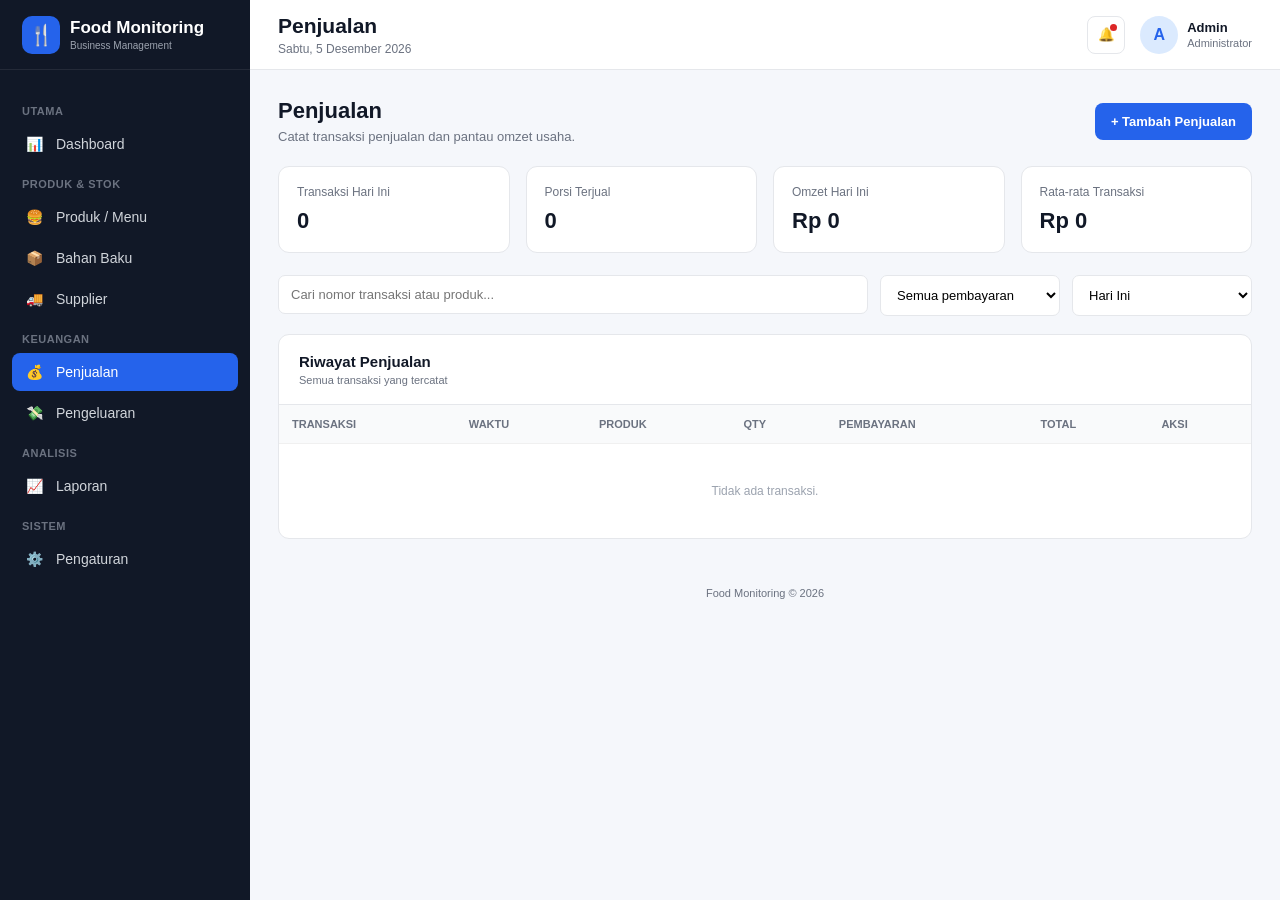
<file: sales.html>
<!DOCTYPE html>
<html lang="id">
<head>
    <meta charset="UTF-8">
    <meta name="viewport" content="width=device-width, initial-scale=1.0">

    <title>Food Monitoring - Penjualan</title>

    <style>
        * {
            margin: 0;
            padding: 0;
            box-sizing: border-box;
        }

        :root {
            --primary: #2563eb;
            --primary-dark: #1d4ed8;
            --success: #16a34a;
            --danger: #dc2626;
            --warning: #d97706;

            --bg: #f5f7fb;
            --card: #ffffff;
            --text: #111827;
            --muted: #6b7280;
            --border: #e5e7eb;

            --sidebar: #111827;
            --sidebar-hover: #1f2937;
        }

        body {
            font-family: Arial, Helvetica, sans-serif;
            background: var(--bg);
            color: var(--text);
        }

        /* =========================
           APP
        ========================= */

        .app {
            display: flex;
            min-height: 100vh;
        }

        /* =========================
           SIDEBAR
        ========================= */

        .sidebar {
            width: 250px;
            background: var(--sidebar);
            color: white;

            position: fixed;
            top: 0;
            bottom: 0;
            left: 0;

            z-index: 1000;
            overflow-y: auto;
        }

        .logo {
            height: 70px;

            display: flex;
            align-items: center;

            padding: 0 22px;

            border-bottom:
                1px solid rgba(255,255,255,.08);
        }

        .logo-icon {
            width: 38px;
            height: 38px;

            background: var(--primary);

            border-radius: 10px;

            display: flex;
            align-items: center;
            justify-content: center;

            font-size: 20px;

            margin-right: 10px;
        }

        .logo-text {
            font-size: 17px;
            font-weight: bold;
        }

        .logo-subtitle {
            font-size: 10px;
            color: #9ca3af;
            margin-top: 2px;
        }

        .menu {
            padding: 20px 12px;
        }

        .menu-title {
            font-size: 11px;
            color: #6b7280;

            text-transform: uppercase;

            margin:
                15px 10px 8px;

            font-weight: bold;

            letter-spacing: .5px;
        }

        .menu a {
            display: flex;
            align-items: center;

            gap: 12px;

            text-decoration: none;

            color: #d1d5db;

            padding: 11px 12px;

            border-radius: 8px;

            margin-bottom: 3px;

            font-size: 14px;

            transition: .2s;
        }

        .menu a:hover {
            background: var(--sidebar-hover);
            color: white;
        }

        .menu a.active {
            background: var(--primary);
            color: white;
        }

        .menu-icon {
            width: 20px;
            text-align: center;
        }

        /* =========================
           MAIN
        ========================= */

        .main {
            margin-left: 250px;

            width:
                calc(100% - 250px);

            min-height: 100vh;
        }

        /* =========================
           TOPBAR
        ========================= */

        .topbar {
            height: 70px;

            background: white;

            border-bottom:
                1px solid var(--border);

            display: flex;
            align-items: center;
            justify-content: space-between;

            padding: 0 28px;

            position: sticky;
            top: 0;

            z-index: 500;
        }

        .page-title {
            font-size: 21px;
            font-weight: bold;
        }

        .page-date {
            color: var(--muted);
            font-size: 12px;
            margin-top: 4px;
        }

        .topbar-right {
            display: flex;
            align-items: center;
            gap: 15px;
        }

        .notification {
            width: 38px;
            height: 38px;

            border:
                1px solid var(--border);

            border-radius: 8px;

            background: white;

            cursor: pointer;

            position: relative;
        }

        .notification-dot {
            width: 7px;
            height: 7px;

            background: var(--danger);

            border-radius: 50%;

            position: absolute;

            right: 7px;
            top: 7px;
        }

        .profile {
            display: flex;
            align-items: center;
            gap: 9px;
        }

        .avatar {
            width: 38px;
            height: 38px;

            background: #dbeafe;

            color: var(--primary);

            border-radius: 50%;

            display: flex;
            align-items: center;
            justify-content: center;

            font-weight: bold;
        }

        .profile-name {
            font-size: 13px;
            font-weight: bold;
        }

        .profile-role {
            font-size: 11px;
            color: var(--muted);
            margin-top: 2px;
        }

        /* =========================
           CONTENT
        ========================= */

        .content {
            padding: 28px;
        }

        .page-heading {
            display: flex;
            justify-content: space-between;
            align-items: center;

            margin-bottom: 22px;
        }

        .page-heading h2 {
            font-size: 22px;
            margin-bottom: 5px;
        }

        .page-heading p {
            font-size: 13px;
            color: var(--muted);
        }

        /* =========================
           BUTTON
        ========================= */

        .btn {
            border: none;

            border-radius: 8px;

            padding:
                11px 16px;

            cursor: pointer;

            font-size: 13px;

            font-weight: bold;
        }

        .btn-primary {
            background: var(--primary);
            color: white;
        }

        .btn-primary:hover {
            background: var(--primary-dark);
        }

        .btn-secondary {
            background: #f3f4f6;
            color: #374151;
        }

        .btn-danger {
            background: #fee2e2;
            color: #b91c1c;
        }

        .btn-success {
            background: #dcfce7;
            color: #15803d;
        }

        /* =========================
           STATS
        ========================= */

        .stats {
            display: grid;

            grid-template-columns:
                repeat(4, 1fr);

            gap: 16px;

            margin-bottom: 22px;
        }

        .stat-card {
            background: white;

            border:
                1px solid var(--border);

            border-radius: 11px;

            padding: 18px;
        }

        .stat-label {
            font-size: 12px;
            color: var(--muted);
        }

        .stat-value {
            font-size: 22px;

            font-weight: bold;

            margin-top: 9px;
        }

        /* =========================
           CARD
        ========================= */

        .card {
            background: white;

            border:
                1px solid var(--border);

            border-radius: 11px;

            overflow: hidden;
        }

        .card-header {
            padding: 18px 20px;

            border-bottom:
                1px solid var(--border);

            display: flex;

            justify-content: space-between;

            align-items: center;
        }

        .card-title {
            font-size: 15px;
            font-weight: bold;
        }

        .card-subtitle {
            font-size: 11px;
            color: var(--muted);
            margin-top: 4px;
        }

        /* =========================
           TABLE
        ========================= */

        .table-wrapper {
            overflow-x: auto;
        }

        table {
            width: 100%;
            border-collapse: collapse;
        }

        th {
            background: #f9fafb;

            color: var(--muted);

            font-size: 11px;

            text-align: left;

            padding: 13px;

            white-space: nowrap;
        }

        td {
            padding: 14px 13px;

            border-top:
                1px solid #f0f0f0;

            font-size: 12px;

            white-space: nowrap;
        }

        .product-name {
            font-weight: bold;
            font-size: 13px;
        }

        .product-code {
            color: var(--muted);
            font-size: 10px;
            margin-top: 3px;
        }

        .badge {
            display: inline-block;

            padding:
                5px 9px;

            border-radius: 20px;

            font-size: 10px;

            font-weight: bold;
        }

        .badge-green {
            background: #dcfce7;
            color: #15803d;
        }

        .badge-yellow {
            background: #fef3c7;
            color: #b45309;
        }

        .badge-red {
            background: #fee2e2;
            color: #b91c1c;
        }

        .badge-blue {
            background: #dbeafe;
            color: #1d4ed8;
        }

        .badge-gray {
            background: #f3f4f6;
            color: #4b5563;
        }

        .action-buttons {
            display: flex;
            gap: 5px;
        }

        .action-btn {
            width: 31px;
            height: 31px;

            border: none;

            border-radius: 6px;

            cursor: pointer;

            background: #f3f4f6;
        }

        .action-btn:hover {
            background: #e5e7eb;
        }

        /* =========================
           TOOLBAR
        ========================= */

        .toolbar {
            display: flex;

            justify-content:
                space-between;

            gap: 12px;

            margin-bottom: 18px;
        }

        .search {
            flex: 1;
        }

        .search input,
        .toolbar select {
            width: 100%;

            padding:
                11px 12px;

            border:
                1px solid var(--border);

            border-radius: 7px;

            background: white;

            outline: none;

            font-size: 13px;
        }

        .toolbar select {
            width: 180px;
        }

        /* =========================
           MODAL
        ========================= */

        .modal-overlay {
            display: none;

            position: fixed;

            inset: 0;

            background:
                rgba(0,0,0,.5);

            z-index: 2000;

            align-items: center;
            justify-content: center;

            padding: 20px;
        }

        .modal-overlay.show {
            display: flex;
        }

        .modal {
            background: white;

            width: 100%;

            max-width: 850px;

            max-height: 92vh;

            overflow-y: auto;

            border-radius: 13px;

            box-shadow:
                0 20px 50px
                rgba(0,0,0,.2);
        }

        .modal-header {
            padding: 20px;

            border-bottom:
                1px solid var(--border);

            display: flex;

            justify-content:
                space-between;

            align-items: center;
        }

        .modal-title {
            font-size: 17px;
            font-weight: bold;
        }

        .close {
            border: none;

            background: none;

            font-size: 22px;

            cursor: pointer;

            color: var(--muted);
        }

        .modal-body {
            padding: 20px;
        }

        /* =========================
           FORM
        ========================= */

        .form-grid {
            display: grid;

            grid-template-columns:
                repeat(2, 1fr);

            gap: 16px;
        }

        .form-group.full {
            grid-column:
                1 / -1;
        }

        .form-label {
            display: block;

            font-size: 12px;

            font-weight: bold;

            margin-bottom: 7px;
        }

        .required {
            color: var(--danger);
        }

        .form-control {
            width: 100%;

            padding:
                10px 12px;

            border:
                1px solid var(--border);

            border-radius: 7px;

            outline: none;

            font-size: 13px;

            background: white;
        }

        .form-control:focus {
            border-color:
                var(--primary);
        }

        .form-help {
            font-size: 10px;
            color: var(--muted);
            margin-top: 5px;
        }

        /* =========================
           CART / DETAIL PENJUALAN
        ========================= */

        .sale-items {
            margin-top: 20px;

            border:
                1px solid var(--border);

            border-radius: 9px;

            overflow: hidden;
        }

        .sale-items-header {
            padding: 13px;

            background: #f9fafb;

            font-size: 12px;

            font-weight: bold;
        }

        .sale-item {
            display: grid;

            grid-template-columns:
                2fr 90px 130px 110px 40px;

            gap: 8px;

            align-items: center;

            padding: 10px;

            border-top:
                1px solid var(--border);
        }

        .sale-item select,
        .sale-item input {
            width: 100%;

            padding: 9px;

            border:
                1px solid var(--border);

            border-radius: 6px;

            outline: none;

            font-size: 12px;
        }

        .sale-item-total {
            font-size: 12px;
            font-weight: bold;
        }

        .remove-item {
            border: none;

            background: #fee2e2;

            color: #b91c1c;

            width: 30px;
            height: 30px;

            border-radius: 6px;

            cursor: pointer;
        }

        .add-item {
            margin-top: 10px;
        }

        /* =========================
           TOTAL
        ========================= */

        .summary {
            margin-top: 20px;

            display: flex;

            justify-content:
                flex-end;
        }

        .summary-box {
            width: 320px;
        }

        .summary-row {
            display: flex;

            justify-content:
                space-between;

            padding: 7px 0;

            font-size: 12px;
        }

        .summary-row.total {
            border-top:
                1px solid var(--border);

            margin-top: 8px;

            padding-top: 13px;

            font-size: 16px;

            font-weight: bold;
        }

        .modal-footer {
            padding:
                16px 20px;

            border-top:
                1px solid var(--border);

            display: flex;

            justify-content:
                flex-end;

            gap: 8px;
        }

        /* =========================
           DETAIL
        ========================= */

        .detail-grid {
            display: grid;

            grid-template-columns:
                repeat(2, 1fr);

            gap: 12px;

            margin-bottom: 20px;
        }

        .detail-box {
            background: #f9fafb;

            border-radius: 8px;

            padding: 13px;
        }

        .detail-label {
            color: var(--muted);

            font-size: 10px;

            margin-bottom: 5px;
        }

        .detail-value {
            font-size: 13px;
            font-weight: bold;
        }

        /* =========================
           MOBILE
        ========================= */

        .mobile-menu {
            display: none;

            border: none;

            background: none;

            font-size: 22px;

            cursor: pointer;
        }

        @media (max-width: 1050px) {

            .stats {
                grid-template-columns:
                    repeat(2, 1fr);
            }

        }

        @media (max-width: 768px) {

            .sidebar {
                transform:
                    translateX(-100%);

                transition: .25s;
            }

            .sidebar.show {
                transform:
                    translateX(0);
            }

            .main {
                margin-left: 0;

                width: 100%;
            }

            .mobile-menu {
                display: block;

                margin-right: 10px;
            }

            .content {
                padding: 18px;
            }

            .topbar {
                padding: 0 15px;
            }

            .profile-info {
                display: none;
            }

            .page-heading {
                flex-direction: column;

                align-items:
                    flex-start;

                gap: 12px;
            }

            .toolbar {
                flex-direction:
                    column;
            }

            .toolbar select {
                width: 100%;
            }

            .stats {
                grid-template-columns: 1fr;
            }

            .form-grid {
                grid-template-columns: 1fr;
            }

            .form-group.full {
                grid-column: auto;
            }

            .sale-item {
                grid-template-columns:
                    1fr 80px;
            }

            .sale-item-total {
                grid-column:
                    1 / 2;
            }

            .remove-item {
                grid-column:
                    2 / 3;
            }

            .summary {
                justify-content:
                    stretch;
            }

            .summary-box {
                width: 100%;
            }

            .detail-grid {
                grid-template-columns: 1fr;
            }

        }
    </style>
</head>

<body>

<div class="app">

    <!-- =================================================
         SIDEBAR
    ================================================== -->

    <aside
        class="sidebar"
        id="sidebar"
    >

        <div class="logo">

            <div class="logo-icon">
                🍴
            </div>

            <div>

                <div class="logo-text">
                    Food Monitoring
                </div>

                <div class="logo-subtitle">
                    Business Management
                </div>

            </div>

        </div>


        <nav class="menu">

            <div class="menu-title">
                Utama
            </div>

            <a href="index.html">
                <span class="menu-icon">📊</span>
                Dashboard
            </a>


            <div class="menu-title">
                Produk & Stok
            </div>

            <a href="products.html">
                <span class="menu-icon">🍔</span>
                Produk / Menu
            </a>

            <a href="ingredients.html">
                <span class="menu-icon">📦</span>
                Bahan Baku
            </a>

            <a href="suppliers.html">
                <span class="menu-icon">🚚</span>
                Supplier
            </a>


            <div class="menu-title">
                Keuangan
            </div>

            <a
                href="sales.html"
                class="active"
            >
                <span class="menu-icon">💰</span>
                Penjualan
            </a>

            <a href="expenses.html">
                <span class="menu-icon">💸</span>
                Pengeluaran
            </a>


            <div class="menu-title">
                Analisis
            </div>

            <a href="reports.html">
                <span class="menu-icon">📈</span>
                Laporan
            </a>


            <div class="menu-title">
                Sistem
            </div>

            <a href="settings.html">
                <span class="menu-icon">⚙️</span>
                Pengaturan
            </a>

        </nav>

    </aside>


    <!-- =================================================
         MAIN
    ================================================== -->

    <main class="main">

        <!-- TOPBAR -->

        <header class="topbar">

            <div
                style="
                    display:flex;
                    align-items:center;
                "
            >

                <button
                    class="mobile-menu"
                    onclick="toggleSidebar()"
                >
                    ☰
                </button>

                <div>

                    <div class="page-title">
                        Penjualan
                    </div>

                    <div
                        class="page-date"
                        id="currentDate"
                    >
                        Memuat tanggal...
                    </div>

                </div>

            </div>


            <div class="topbar-right">

                <button class="notification">
                    🔔
                    <span class="notification-dot"></span>
                </button>


                <div class="profile">

                    <div class="avatar">
                        A
                    </div>

                    <div class="profile-info">

                        <div class="profile-name">
                            Admin
                        </div>

                        <div class="profile-role">
                            Administrator
                        </div>

                    </div>

                </div>

            </div>

        </header>


        <!-- CONTENT -->

        <section class="content">

            <!-- HEADER -->

            <div class="page-heading">

                <div>

                    <h2>
                        Penjualan
                    </h2>

                    <p>
                        Catat transaksi penjualan dan pantau
                        omzet usaha.
                    </p>

                </div>


                <button
                    class="btn btn-primary"
                    onclick="openSaleModal()"
                >
                    + Tambah Penjualan
                </button>

            </div>


            <!-- =================================================
                 STATISTICS
            ================================================== -->

            <div class="stats">

                <div class="stat-card">

                    <div class="stat-label">
                        Transaksi Hari Ini
                    </div>

                    <div
                        class="stat-value"
                        id="todayTransactions"
                    >
                        0
                    </div>

                </div>


                <div class="stat-card">

                    <div class="stat-label">
                        Porsi Terjual
                    </div>

                    <div
                        class="stat-value"
                        id="todayItems"
                    >
                        0
                    </div>

                </div>


                <div class="stat-card">

                    <div class="stat-label">
                        Omzet Hari Ini
                    </div>

                    <div
                        class="stat-value"
                        id="todayRevenue"
                    >
                        Rp0
                    </div>

                </div>


                <div class="stat-card">

                    <div class="stat-label">
                        Rata-rata Transaksi
                    </div>

                    <div
                        class="stat-value"
                        id="averageTransaction"
                    >
                        Rp0
                    </div>

                </div>

            </div>


            <!-- =================================================
                 TOOLBAR
            ================================================== -->

            <div class="toolbar">

                <div class="search">

                    <input
                        type="text"
                        id="searchInput"
                        placeholder="Cari nomor transaksi atau produk..."
                        oninput="filterSales()"
                    >

                </div>


                <select
                    id="paymentFilter"
                    onchange="filterSales()"
                >

                    <option value="">
                        Semua pembayaran
                    </option>

                    <option value="cash">
                        Cash
                    </option>

                    <option value="transfer">
                        Transfer
                    </option>

                    <option value="qris">
                        QRIS
                    </option>

                    <option value="ewallet">
                        E-Wallet
                    </option>

                    <option value="other">
                        Lainnya
                    </option>

                </select>


                <select
                    id="dateFilter"
                    onchange="filterSales()"
                >

                    <option value="today">
                        Hari Ini
                    </option>

                    <option value="all">
                        Semua
                    </option>

                    <option value="week">
                        7 Hari
                    </option>

                    <option value="month">
                        Bulan Ini
                    </option>

                </select>

            </div>


            <!-- =================================================
                 SALES TABLE
            ================================================== -->

            <div class="card">

                <div class="card-header">

                    <div>

                        <div class="card-title">
                            Riwayat Penjualan
                        </div>

                        <div class="card-subtitle">
                            Semua transaksi yang tercatat
                        </div>

                    </div>

                </div>


                <div class="table-wrapper">

                    <table>

                        <thead>

                            <tr>

                                <th>
                                    TRANSAKSI
                                </th>

                                <th>
                                    WAKTU
                                </th>

                                <th>
                                    PRODUK
                                </th>

                                <th>
                                    QTY
                                </th>

                                <th>
                                    PEMBAYARAN
                                </th>

                                <th>
                                    TOTAL
                                </th>

                                <th>
                                    AKSI
                                </th>

                            </tr>

                        </thead>


                        <tbody id="salesTable">

                            <tr>

                                <td
                                    colspan="7"
                                    style="
                                        text-align:center;
                                        padding:40px;
                                        color:#9ca3af;
                                    "
                                >

                                    Belum ada transaksi.

                                    <br><br>

                                    Klik
                                    <b>+ Tambah Penjualan</b>
                                    untuk mencatat transaksi.

                                </td>

                            </tr>

                        </tbody>

                    </table>

                </div>

            </div>

        </section>


        <footer
            style="
                text-align:center;
                color:#6b7280;
                font-size:11px;
                padding:20px;
            "
        >
            Food Monitoring © 2026
        </footer>

    </main>

</div>


<!-- =========================================================
     MODAL TAMBAH PENJUALAN
========================================================= -->

<div
    class="modal-overlay"
    id="saleModal"
>

    <div class="modal">

        <div class="modal-header">

            <div class="modal-title">
                Tambah Penjualan
            </div>

            <button
                class="close"
                onclick="closeSaleModal()"
            >
                ×
            </button>

        </div>


        <div class="modal-body">

            <div class="form-grid">

                <!-- TANGGAL -->

                <div class="form-group">

                    <label class="form-label">

                        Tanggal & Waktu
                        <span class="required">*</span>

                    </label>

                    <input
                        type="datetime-local"
                        id="saleDate"
                        class="form-control"
                    >

                </div>


                <!-- PAYMENT -->

                <div class="form-group">

                    <label class="form-label">

                        Metode Pembayaran
                        <span class="required">*</span>

                    </label>

                    <select
                        id="paymentMethod"
                        class="form-control"
                    >

                        <option value="cash">
                            Cash
                        </option>

                        <option value="transfer">
                            Transfer
                        </option>

                        <option value="qris">
                            QRIS
                        </option>

                        <option value="ewallet">
                            E-Wallet
                        </option>

                        <option value="other">
                            Lainnya
                        </option>

                    </select>

                </div>

            </div>


            <!-- =================================================
                 ITEMS
            ================================================== -->

            <div class="sale-items">

                <div class="sale-items-header">

                    Produk yang Terjual

                </div>


                <div id="saleItemsContainer">

                    <!-- ITEM AKAN DITAMBAHKAN JS -->

                </div>

            </div>


            <button
                class="btn btn-secondary add-item"
                onclick="addSaleItem()"
            >
                + Tambah Produk
            </button>


            <!-- =================================================
                 DISCOUNT & SUMMARY
            ================================================== -->

            <div
                class="form-grid"
                style="margin-top:20px;"
            >

                <div class="form-group">

                    <label class="form-label">
                        Diskon
                    </label>

                    <input
                        type="number"
                        id="discount"
                        class="form-control"
                        min="0"
                        step="1"
                        value="0"
                        oninput="calculateSaleTotal()"
                    >

                </div>


                <div class="form-group">

                    <label class="form-label">
                        Catatan
                    </label>

                    <input
                        type="text"
                        id="saleNotes"
                        class="form-control"
                        placeholder="Catatan transaksi..."
                    >

                </div>

            </div>


            <div class="summary">

                <div class="summary-box">

                    <div class="summary-row">

                        <span>
                            Subtotal
                        </span>

                        <strong id="saleSubtotal">
                            Rp0
                        </strong>

                    </div>


                    <div class="summary-row">

                        <span>
                            Diskon
                        </span>

                        <strong id="saleDiscount">
                            Rp0
                        </strong>

                    </div>


                    <div class="summary-row total">

                        <span>
                            TOTAL
                        </span>

                        <span id="saleTotal">
                            Rp0
                        </span>

                    </div>

                </div>

            </div>

        </div>


        <div class="modal-footer">

            <button
                class="btn btn-secondary"
                onclick="closeSaleModal()"
            >
                Batal
            </button>

            <button
                class="btn btn-primary"
                onclick="saveSale()"
            >
                Simpan Penjualan
            </button>

        </div>

    </div>

</div>


<!-- =========================================================
     MODAL DETAIL
========================================================= -->

<div
    class="modal-overlay"
    id="detailModal"
>

    <div class="modal">

        <div class="modal-header">

            <div class="modal-title">
                Detail Transaksi
            </div>

            <button
                class="close"
                onclick="closeDetailModal()"
            >
                ×
            </button>

        </div>


        <div class="modal-body">

            <div
                id="saleDetailContent"
            ></div>

        </div>


        <div class="modal-footer">

            <button
                class="btn btn-secondary"
                onclick="closeDetailModal()"
            >
                Tutup
            </button>

        </div>

    </div>

</div>


<script>

    /* =====================================================
       DATA
    ====================================================== */

    let sales = [];

    let products = [];

    let saleItemCounter = 0;


    /* =====================================================
       PAYMENT LABEL
    ====================================================== */

    const paymentLabels = {

        cash:
            'Cash',

        transfer:
            'Transfer',

        qris:
            'QRIS',

        ewallet:
            'E-Wallet',

        other:
            'Lainnya'

    };


    /* =====================================================
       DATE
    ====================================================== */

    function updateDate() {

        const now =
            new Date();


        document.getElementById(
            'currentDate'
        ).textContent =
            now.toLocaleDateString(
                'id-ID',
                {
                    weekday: 'long',
                    year: 'numeric',
                    month: 'long',
                    day: 'numeric'
                }
            );

    }


    /* =====================================================
       SIDEBAR
    ====================================================== */

    function toggleSidebar() {

        document
            .getElementById('sidebar')
            .classList
            .toggle('show');

    }


    /* =====================================================
       CURRENT DATETIME
    ====================================================== */

    function getCurrentDateTimeLocal() {

        const now =
            new Date();


        const offset =
            now.getTimezoneOffset();


        const local =
            new Date(
                now.getTime() -
                offset * 60000
            );


        return local
            .toISOString()
            .slice(
                0,
                16
            );

    }


    /* =====================================================
       OPEN SALE MODAL
    ====================================================== */

    function openSaleModal() {

        document
            .getElementById(
                'saleModal'
            )
            .classList
            .add('show');


        document.getElementById(
            'saleDate'
        ).value =
            getCurrentDateTimeLocal();


        document.getElementById(
            'paymentMethod'
        ).value =
            'cash';


        document.getElementById(
            'discount'
        ).value =
            0;


        document.getElementById(
            'saleNotes'
        ).value =
            '';


        document.getElementById(
            'saleItemsContainer'
        ).innerHTML =
            '';


        saleItemCounter = 0;


        addSaleItem();

        calculateSaleTotal();

    }


    /* =====================================================
       CLOSE SALE MODAL
    ====================================================== */

    function closeSaleModal() {

        document
            .getElementById(
                'saleModal'
            )
            .classList
            .remove('show');

    }


    /* =====================================================
       ADD SALE ITEM
    ====================================================== */

    function addSaleItem() {

        saleItemCounter++;


        const id =
            saleItemCounter;


        const container =
            document.getElementById(
                'saleItemsContainer'
            );


        const item =
            document.createElement(
                'div'
            );


        item.className =
            'sale-item';


        item.dataset.itemId =
            id;


        item.innerHTML = `

            <select
                class="product-select"
                onchange="productChanged(${id})"
            >

                <option value="">
                    Pilih produk...
                </option>

                ${products.map(
                    product => `

                        <option
                            value="${product.id}"
                            data-price="${product.price}"
                        >

                            ${escapeHtml(
                                product.name
                            )}

                            —
                            ${formatRupiah(
                                product.price
                            )}

                        </option>

                    `
                ).join('')}

            </select>


            <input
                type="number"
                class="quantity-input"
                min="1"
                value="1"
                onchange="calculateSaleTotal()"
                oninput="calculateSaleTotal()"
                title="Jumlah"
            >


            <input
                type="number"
                class="price-input"
                min="0"
                step="1"
                value="0"
                onchange="calculateSaleTotal()"
                oninput="calculateSaleTotal()"
                title="Harga jual"
            >


            <div class="sale-item-total">
                Rp0
            </div>


            <button
                class="remove-item"
                onclick="removeSaleItem(${id})"
                title="Hapus"
            >
                ×
            </button>

        `;


        container.appendChild(
            item
        );

    }


    /* =====================================================
       PRODUCT CHANGED
    ====================================================== */

    function productChanged(
        itemId
    ) {

        const item =
            document.querySelector(
                `.sale-item[data-item-id="${itemId}"]`
            );


        if (!item) return;


        const select =
            item.querySelector(
                '.product-select'
            );


        const priceInput =
            item.querySelector(
                '.price-input'
            );


        const option =
            select.options[
                select.selectedIndex
            ];


        if (
            option &&
            option.dataset.price
        ) {

            priceInput.value =
                Number(
                    option.dataset.price
                ) || 0;

        } else {

            priceInput.value =
                0;

        }


        calculateSaleTotal();

    }


    /* =====================================================
       REMOVE ITEM
    ====================================================== */

    function removeSaleItem(
        itemId
    ) {

        const item =
            document.querySelector(
                `.sale-item[data-item-id="${itemId}"]`
            );


        if (item) {

            item.remove();

        }


        calculateSaleTotal();

    }


    /* =====================================================
       CALCULATE TOTAL
    ====================================================== */

    function calculateSaleTotal() {

        const items =
            document.querySelectorAll(
                '.sale-item'
            );


        let subtotal = 0;


        items.forEach(
            item => {

                const quantity =
                    Number(
                        item.querySelector(
                            '.quantity-input'
                        ).value
                    ) || 0;


                const price =
                    Number(
                        item.querySelector(
                            '.price-input'
                        ).value
                    ) || 0;


                const total =
                    quantity *
                    price;


                subtotal +=
                    total;


                item.querySelector(
                    '.sale-item-total'
                ).textContent =
                    formatRupiah(
                        total
                    );

            }
        );


        const discount =
            Number(
                document.getElementById(
                    'discount'
                ).value
            ) || 0;


        const finalTotal =
            Math.max(
                0,
                subtotal -
                discount
            );


        document.getElementById(
            'saleSubtotal'
        ).textContent =
            formatRupiah(
                subtotal
            );


        document.getElementById(
            'saleDiscount'
        ).textContent =
            formatRupiah(
                discount
            );


        document.getElementById(
            'saleTotal'
        ).textContent =
            formatRupiah(
                finalTotal
            );

    }


    /* =====================================================
       SAVE SALE
    ====================================================== */

    function saveSale() {

        const date =
            document.getElementById(
                'saleDate'
            ).value;


        const paymentMethod =
            document.getElementById(
                'paymentMethod'
            ).value;


        const discount =
            Number(
                document.getElementById(
                    'discount'
                ).value
            ) || 0;


        const notes =
            document.getElementById(
                'saleNotes'
            ).value.trim();


        if (!date) {

            alert(
                'Tanggal transaksi wajib diisi.'
            );

            return;

        }


        const itemElements =
            document.querySelectorAll(
                '.sale-item'
            );


        if (!itemElements.length) {

            alert(
                'Tambahkan minimal satu produk.'
            );

            return;

        }


        const items = [];


        itemElements.forEach(
            item => {

                const productId =
                    item.querySelector(
                        '.product-select'
                    ).value;


                const quantity =
                    Number(
                        item.querySelector(
                            '.quantity-input'
                        ).value
                    ) || 0;


                const price =
                    Number(
                        item.querySelector(
                            '.price-input'
                        ).value
                    ) || 0;


                if (
                    productId &&
                    quantity > 0
                ) {

                    const product =
                        products.find(
                            p =>
                                String(p.id) ===
                                String(productId)
                        );


                    items.push({

                        productId,

                        productName:
                            product
                                ? product.name
                                : 'Produk',

                        quantity,

                        price,

                        subtotal:
                            quantity *
                            price

                    });

                }

            }
        );


        if (!items.length) {

            alert(
                'Pilih minimal satu produk.'
            );

            return;

        }


        const subtotal =
            items.reduce(
                (
                    total,
                    item
                ) =>
                    total +
                    item.subtotal,
                0
            );


        if (
            discount >
            subtotal
        ) {

            alert(
                'Diskon tidak boleh lebih besar dari subtotal.'
            );

            return;

        }


        const total =
            subtotal -
            discount;


        const sale = {

            id:
                generateTransactionId(),

            date,

            paymentMethod,

            items,

            subtotal,

            discount,

            total,

            notes,

            createdAt:
                new Date().toISOString()

        };


        sales.unshift(
            sale
        );


        renderSales();

        updateStats();

        closeSaleModal();


        /*
            =================================================
            NANTI TERHUBUNG KE SERVER.JS
            =================================================

            POST /api/sales

            body:

            {
                date,
                paymentMethod,
                items,
                subtotal,
                discount,
                total,
                notes
            }


            SERVER.JS AKAN:

            1. Validasi transaksi
            2. Simpan sales
            3. Simpan sale_items
            4. Ambil recipe_items dari produk
            5. Hitung kebutuhan bahan
            6. Kurangi stok ingredients
            7. Simpan stock_movements
            8. Hitung HPP
            9. Simpan / update profit
            10. Commit transaction


            Contoh:

            Terjual 10 Ayam Geprek

            recipe:

            Beras 150 gram
            Ayam 80 gram
            Telur 1 pcs
            Bawang 10 gram
            Minyak 15 ml


            maka server menghitung:

            Beras
            150 x 10
            = 1.500 gram

            Ayam
            80 x 10
            = 800 gram

            Telur
            1 x 10
            = 10 pcs

            Bawang
            10 x 10
            = 100 gram

            Minyak
            15 x 10
            = 150 ml


            lalu stok otomatis dikurangi.

        */

    }


    /* =====================================================
       GENERATE TRANSACTION ID
    ====================================================== */

    function generateTransactionId() {

        const now =
            new Date();


        const year =
            now.getFullYear();


        const month =
            String(
                now.getMonth() + 1
            ).padStart(
                2,
                '0'
            );


        const day =
            String(
                now.getDate()
            ).padStart(
                2,
                '0'
            );


        const random =
            Math.floor(
                1000 +
                Math.random() *
                9000
            );


        return `TRX-${year}${month}${day}-${random}`;

    }


    /* =====================================================
       RENDER SALES
    ====================================================== */

    function renderSales(
        data = sales
    ) {

        const tbody =
            document.getElementById(
                'salesTable'
            );


        if (!data.length) {

            tbody.innerHTML = `

                <tr>

                    <td
                        colspan="7"
                        style="
                            text-align:center;
                            padding:40px;
                            color:#9ca3af;
                        "
                    >

                        Tidak ada transaksi.

                    </td>

                </tr>

            `;

            return;

        }


        tbody.innerHTML =
            data.map(
                sale => {

                    const totalQty =
                        sale.items.reduce(
                            (
                                total,
                                item
                            ) =>
                                total +
                                Number(
                                    item.quantity
                                ),
                            0
                        );


                    const productNames =
                        sale.items
                            .map(
                                item =>
                                    item.productName
                            )
                            .join(
                                ', '
                            );


                    return `

                        <tr>

                            <td>

                                <div class="product-name">
                                    ${escapeHtml(
                                        sale.id
                                    )}
                                </div>

                            </td>


                            <td>

                                ${formatDateTime(
                                    sale.date
                                )}

                            </td>


                            <td>

                                <div
                                    style="
                                        max-width:250px;
                                        overflow:hidden;
                                        text-overflow:ellipsis;
                                    "
                                >

                                    ${escapeHtml(
                                        productNames
                                    )}

                                </div>

                            </td>


                            <td>

                                ${formatNumber(
                                    totalQty
                                )}

                            </td>


                            <td>

                                <span
                                    class="
                                        badge
                                        badge-blue
                                    "
                                >

                                    ${paymentLabels[
                                        sale.paymentMethod
                                    ] || 'Lainnya'}

                                </span>

                            </td>


                            <td>

                                <strong>
                                    ${formatRupiah(
                                        sale.total
                                    )}
                                </strong>

                            </td>


                            <td>

                                <div class="action-buttons">

                                    <button
                                        class="action-btn"
                                        title="Detail"
                                        onclick="
                                            showSaleDetail(
                                                '${sale.id}'
                                            )
                                        "
                                    >
                                        👁️
                                    </button>


                                    <button
                                        class="action-btn"
                                        title="Hapus"
                                        onclick="
                                            deleteSale(
                                                '${sale.id}'
                                            )
                                        "
                                    >
                                        🗑️
                                    </button>

                                </div>

                            </td>

                        </tr>

                    `;

                }
            ).join('');

    }


    /* =====================================================
       FILTER
    ====================================================== */

    function filterSales() {

        const search =
            document.getElementById(
                'searchInput'
            ).value
                .toLowerCase()
                .trim();


        const payment =
            document.getElementById(
                'paymentFilter'
            ).value;


        const dateFilter =
            document.getElementById(
                'dateFilter'
            ).value;


        const now =
            new Date();


        const filtered =
            sales.filter(
                sale => {

                    const text =
                        (
                            sale.id +
                            ' ' +
                            sale.items
                                .map(
                                    item =>
                                        item.productName
                                )
                                .join(' ')
                        )
                            .toLowerCase();


                    const matchesSearch =
                        !search ||
                        text.includes(
                            search
                        );


                    const matchesPayment =
                        !payment ||
                        sale.paymentMethod ===
                            payment;


                    const saleDate =
                        new Date(
                            sale.date
                        );


                    let matchesDate =
                        true;


                    if (
                        dateFilter ===
                        'today'
                    ) {

                        matchesDate =
                            saleDate
                                .toDateString() ===
                            now.toDateString();

                    }


                    if (
                        dateFilter ===
                        'week'
                    ) {

                        const weekAgo =
                            new Date(
                                now
                            );


                        weekAgo.setDate(
                            now.getDate() -
                            7
                        );


                        matchesDate =
                            saleDate >=
                            weekAgo;

                    }


                    if (
                        dateFilter ===
                        'month'
                    ) {

                        matchesDate =
                            saleDate
                                .getMonth() ===
                                now.getMonth() &&
                            saleDate
                                .getFullYear() ===
                                now.getFullYear();

                    }


                    return (
                        matchesSearch &&
                        matchesPayment &&
                        matchesDate
                    );

                }
            );


        renderSales(
            filtered
        );

    }


    /* =====================================================
       STATS
    ====================================================== */

    function updateStats() {

        const now =
            new Date();


        const todaySales =
            sales.filter(
                sale => {

                    const date =
                        new Date(
                            sale.date
                        );


                    return (
                        date.toDateString() ===
                        now.toDateString()
                    );

                }
            );


        const transactions =
            todaySales.length;


        const items =
            todaySales.reduce(
                (
                    total,
                    sale
                ) => {

                    return (
                        total +
                        sale.items.reduce(
                            (
                                sum,
                                item
                            ) =>
                                sum +
                                Number(
                                    item.quantity
                                ),
                            0
                        )
                    );

                },
                0
            );


        const revenue =
            todaySales.reduce(
                (
                    total,
                    sale
                ) =>
                    total +
                    Number(
                        sale.total
                    ),
                0
            );


        const average =
            transactions
                ? revenue /
                  transactions
                : 0;


        document.getElementById(
            'todayTransactions'
        ).textContent =
            formatNumber(
                transactions
            );


        document.getElementById(
            'todayItems'
        ).textContent =
            formatNumber(
                items
            );


        document.getElementById(
            'todayRevenue'
        ).textContent =
            formatRupiah(
                revenue
            );


        document.getElementById(
            'averageTransaction'
        ).textContent =
            formatRupiah(
                average
            );

    }


    /* =====================================================
       DETAIL
    ====================================================== */

    function showSaleDetail(
        id
    ) {

        const sale =
            sales.find(
                item =>
                    item.id === id
            );


        if (!sale) return;


        const container =
            document.getElementById(
                'saleDetailContent'
            );


        container.innerHTML = `

            <div class="detail-grid">

                <div class="detail-box">

                    <div class="detail-label">
                        Nomor Transaksi
                    </div>

                    <div class="detail-value">
                        ${escapeHtml(
                            sale.id
                        )}
                    </div>

                </div>


                <div class="detail-box">

                    <div class="detail-label">
                        Waktu
                    </div>

                    <div class="detail-value">
                        ${formatDateTime(
                            sale.date
                        )}
                    </div>

                </div>


                <div class="detail-box">

                    <div class="detail-label">
                        Pembayaran
                    </div>

                    <div class="detail-value">

                        ${paymentLabels[
                            sale.paymentMethod
                        ] || 'Lainnya'}

                    </div>

                </div>


                <div class="detail-box">

                    <div class="detail-label">
                        Catatan
                    </div>

                    <div class="detail-value">

                        ${escapeHtml(
                            sale.notes ||
                            '-'
                        )}

                    </div>

                </div>

            </div>


            <div class="sale-items">

                <div class="sale-items-header">

                    Produk

                </div>


                ${sale.items.map(
                    item => `

                        <div
                            style="
                                display:grid;
                                grid-template-columns:2fr 80px 120px 130px;
                                gap:10px;
                                padding:12px;
                                border-top:1px solid #eee;
                                font-size:12px;
                            "
                        >

                            <div>
                                ${escapeHtml(
                                    item.productName
                                )}
                            </div>

                            <div>
                                ${formatNumber(
                                    item.quantity
                                )}
                            </div>

                            <div>
                                ${formatRupiah(
                                    item.price
                                )}
                            </div>

                            <div>
                                <strong>
                                    ${formatRupiah(
                                        item.subtotal
                                    )}
                                </strong>
                            </div>

                        </div>

                    `
                ).join('')}

            </div>


            <div class="summary">

                <div class="summary-box">

                    <div class="summary-row">

                        <span>
                            Subtotal
                        </span>

                        <strong>
                            ${formatRupiah(
                                sale.subtotal
                            )}
                        </strong>

                    </div>


                    <div class="summary-row">

                        <span>
                            Diskon
                        </span>

                        <strong>
                            ${formatRupiah(
                                sale.discount
                            )}
                        </strong>

                    </div>


                    <div class="summary-row total">

                        <span>
                            TOTAL
                        </span>

                        <span>
                            ${formatRupiah(
                                sale.total
                            )}
                        </span>

                    </div>

                </div>

            </div>

        `;


        document
            .getElementById(
                'detailModal'
            )
            .classList
            .add('show');

    }


    /* =====================================================
       CLOSE DETAIL
    ====================================================== */

    function closeDetailModal() {

        document
            .getElementById(
                'detailModal'
            )
            .classList
            .remove('show');

    }


    /* =====================================================
       DELETE SALE
    ====================================================== */

    function deleteSale(
        id
    ) {

        const sale =
            sales.find(
                item =>
                    item.id === id
            );


        if (!sale) return;


        const confirmed =
            confirm(
                `Hapus transaksi ${sale.id}?`
            );


        if (!confirmed) return;


        sales =
            sales.filter(
                item =>
                    item.id !== id
            );


        renderSales();

        updateStats();


        /*
            PENTING:

            Nanti penghapusan transaksi
            harus dilakukan di server.js.

            Jika transaksi sudah mengurangi stok,
            server harus membuat reversal:

            sales
               ↓
            sale_items
               ↓
            recipe_items
               ↓
            stock_movements

            Jadi stok dikembalikan
            ketika transaksi dibatalkan.

            Jangan hanya DELETE sales.
        */

    }


    /* =====================================================
       LOAD PRODUCTS
    ====================================================== */

    async function loadProducts() {

        /*
            NANTI:

            const response =
                await fetch(
                    '/api/products'
                );

            products =
                await response.json();

        */


        /*
            DATA CONTOH SEMENTARA

            HAPUS BAGIAN INI
            ketika API sudah aktif.
        */

        products = [

            {
                id: 1,

                name:
                    'Ayam Geprek',

                price:
                    18000

            },

            {
                id: 2,

                name:
                    'Nasi Ayam',

                price:
                    15000

            },

            {
                id: 3,

                name:
                    'Mie Ayam',

                price:
                    14000

            }

        ];

    }


    /* =====================================================
       LOAD SALES
    ====================================================== */

    async function loadSales() {

        /*
            NANTI:

            const response =
                await fetch(
                    '/api/sales'
                );

            sales =
                await response.json();

        */


        renderSales();

        updateStats();

    }


    /* =====================================================
       FORMAT RUPIAH
    ====================================================== */

    function formatRupiah(
        value
    ) {

        return new Intl.NumberFormat(
            'id-ID',
            {
                style:
                    'currency',

                currency:
                    'IDR',

                maximumFractionDigits:
                    0
            }
        ).format(
            Number(value) || 0
        );

    }


    /* =====================================================
       FORMAT NUMBER
    ====================================================== */

    function formatNumber(
        value
    ) {

        return new Intl.NumberFormat(
            'id-ID',
            {
                maximumFractionDigits:
                    3
            }
        ).format(
            Number(value) || 0
        );

    }


    /* =====================================================
       FORMAT DATE
    ====================================================== */

    function formatDateTime(
        value
    ) {

        const date =
            new Date(
                value
            );


        if (
            Number.isNaN(
                date.getTime()
            )
        ) {

            return '-';

        }


        return date.toLocaleString(
            'id-ID',
            {
                day:
                    '2-digit',

                month:
                    '2-digit',

                year:
                    'numeric',

                hour:
                    '2-digit',

                minute:
                    '2-digit'
            }
        );

    }


    /* =====================================================
       ESCAPE HTML
    ====================================================== */

    function escapeHtml(
        value
    ) {

        return String(
            value
        )
            .replace(
                /&/g,
                '&amp;'
            )
            .replace(
                /</g,
                '&lt;'
            )
            .replace(
                />/g,
                '&gt;'
            )
            .replace(
                /"/g,
                '&quot;'
            )
            .replace(
                /'/g,
                '&#039;'
            );

    }


    /* =====================================================
       INITIALIZE
    ====================================================== */

    document.addEventListener(
        'DOMContentLoaded',
        async function () {

            updateDate();

            await loadProducts();

            await loadSales();

        }
    );


    /* =====================================================
       CLOSE MODALS CLICK OUTSIDE
    ====================================================== */

    document
        .getElementById(
            'saleModal'
        )
        .addEventListener(
            'click',
            function(event) {

                if (
                    event.target ===
                    this
                ) {

                    closeSaleModal();

                }

            }
        );


    document
        .getElementById(
            'detailModal'
        )
        .addEventListener(
            'click',
            function(event) {

                if (
                    event.target ===
                    this
                ) {

                    closeDetailModal();

                }

            }
        );

</script>

</body>
</html>
</file>
